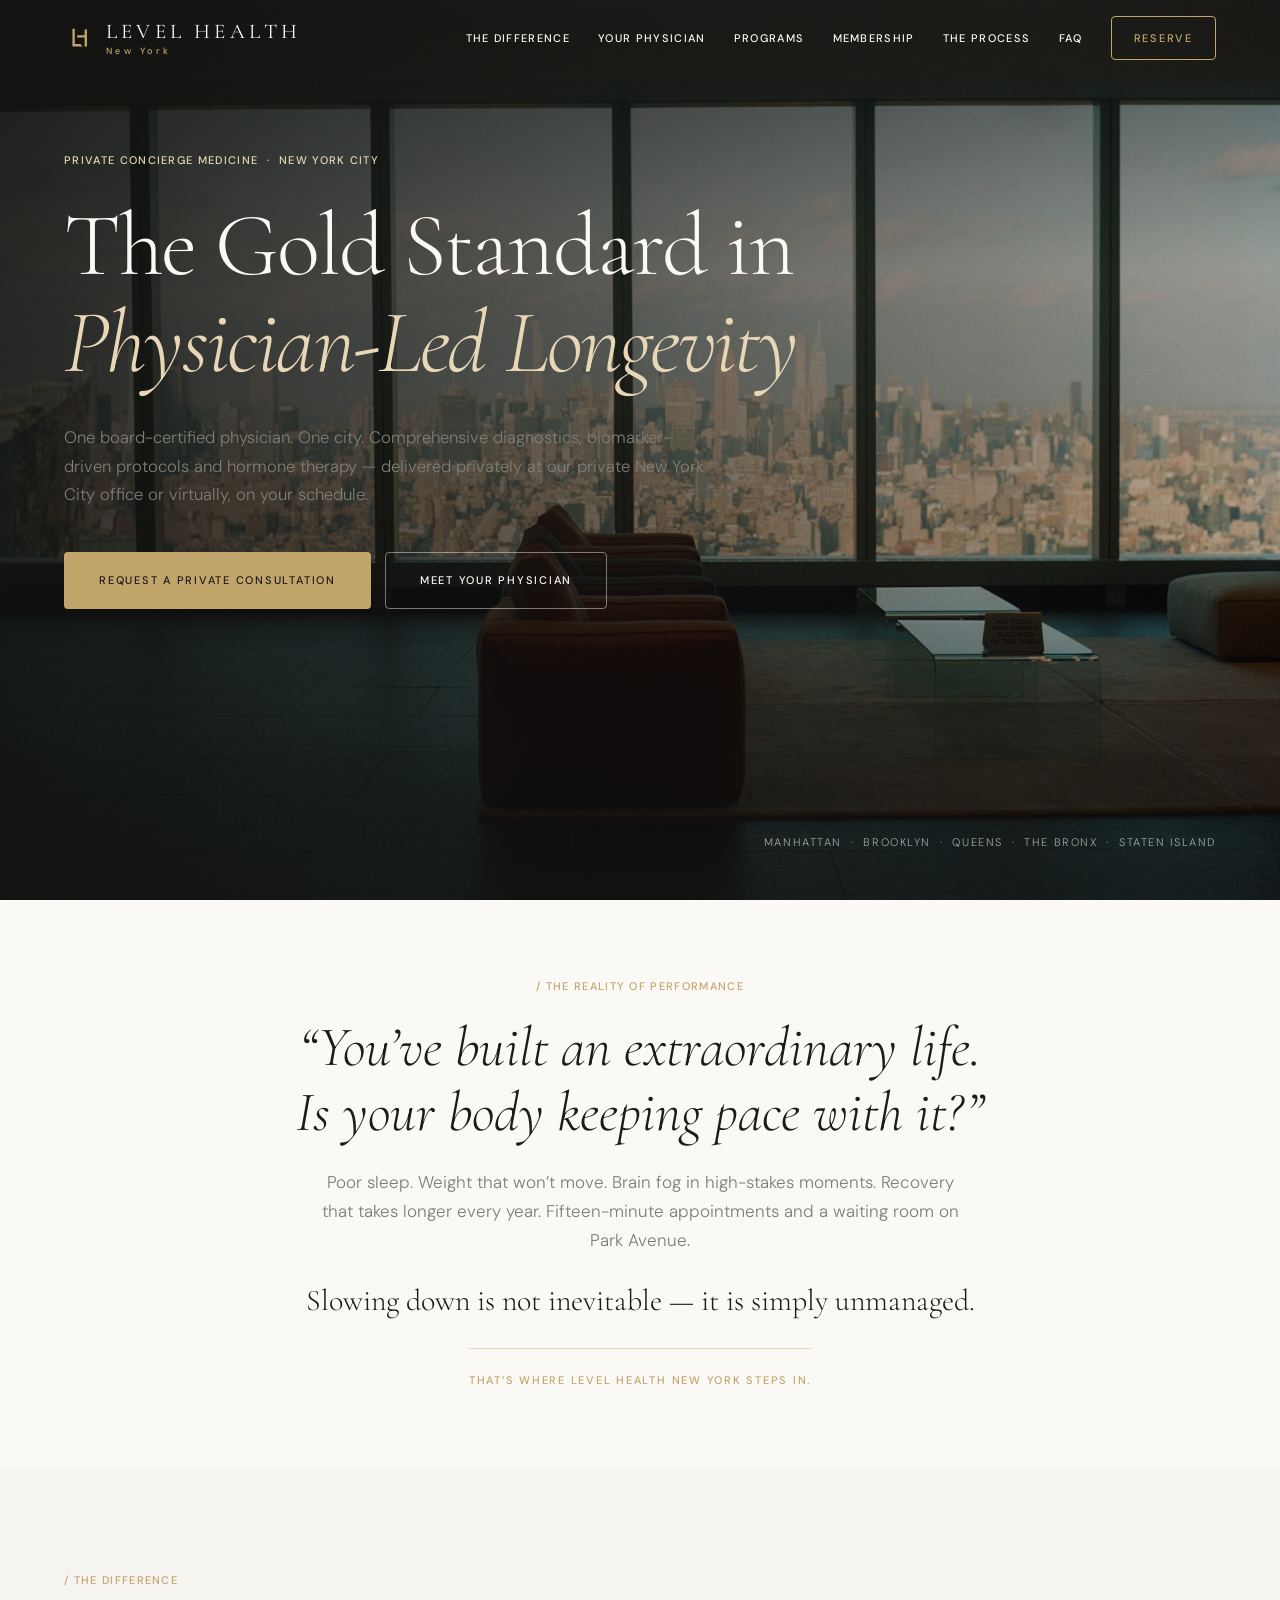
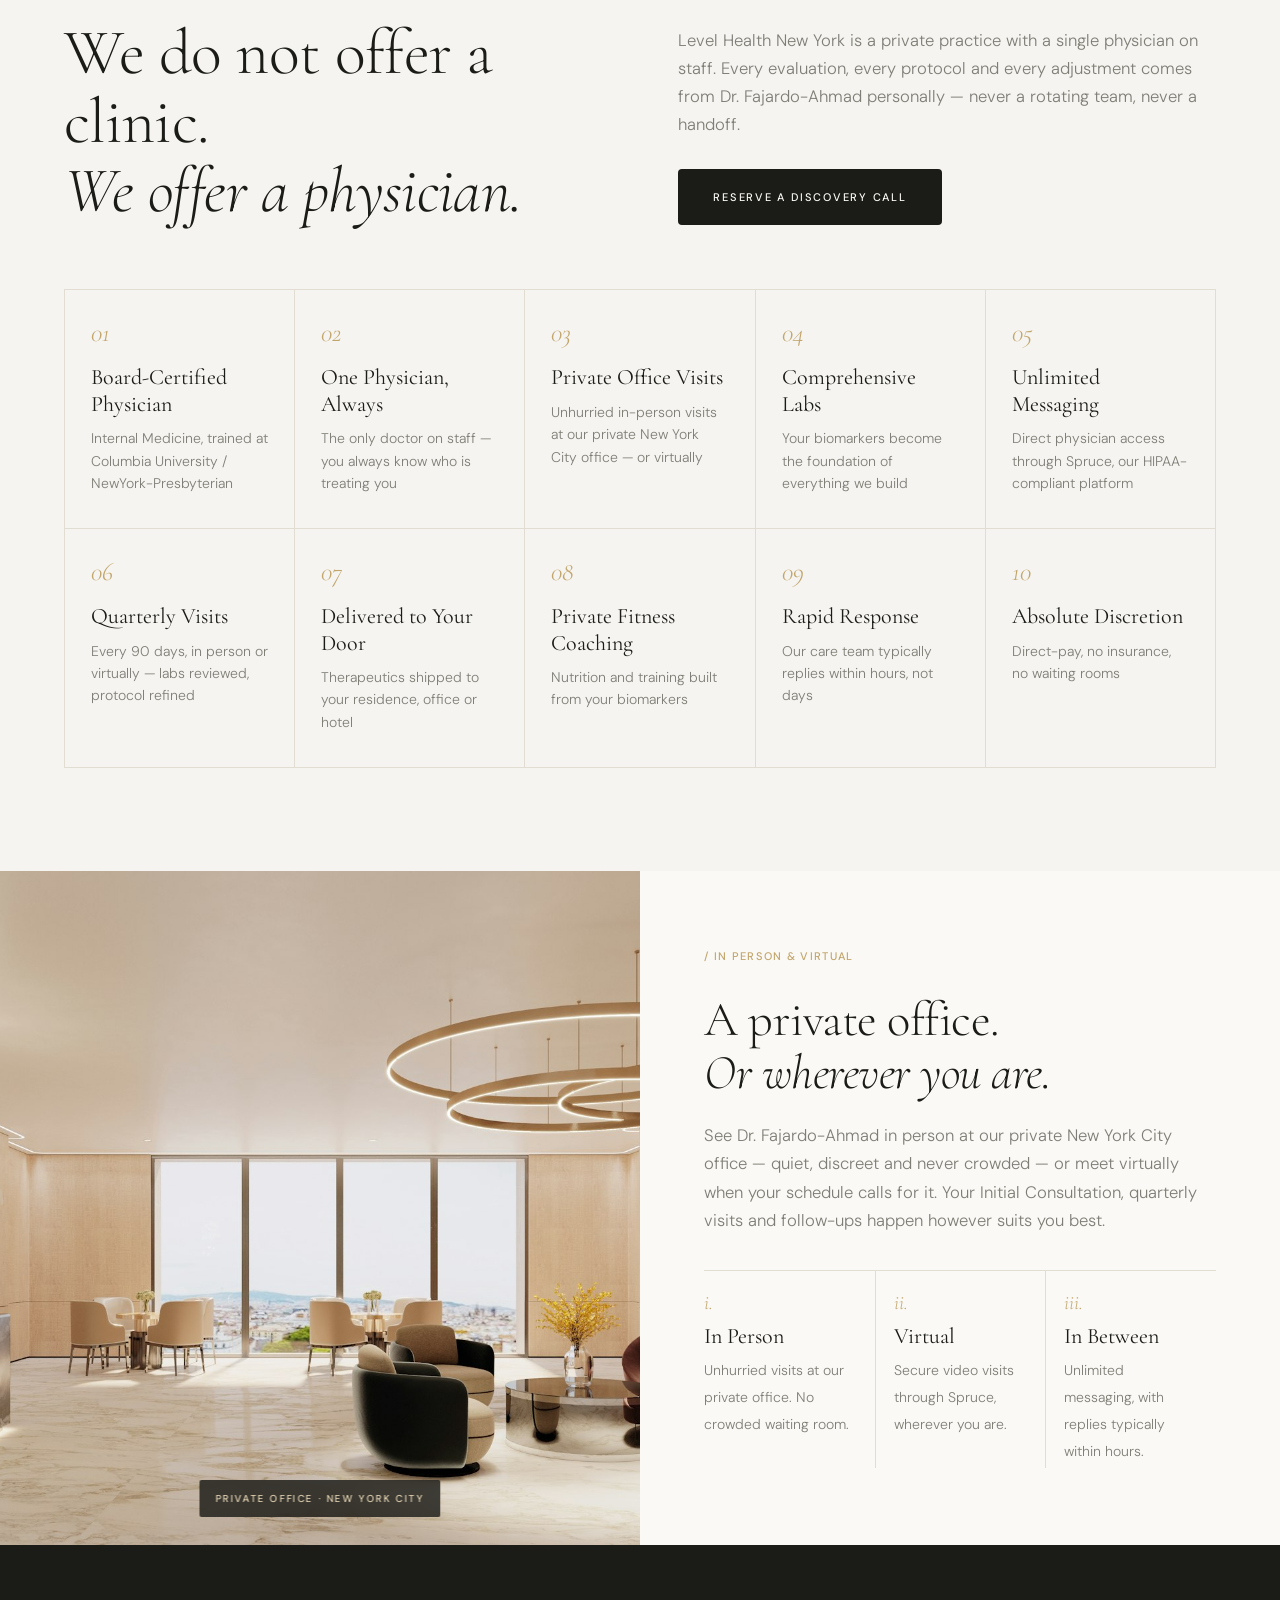
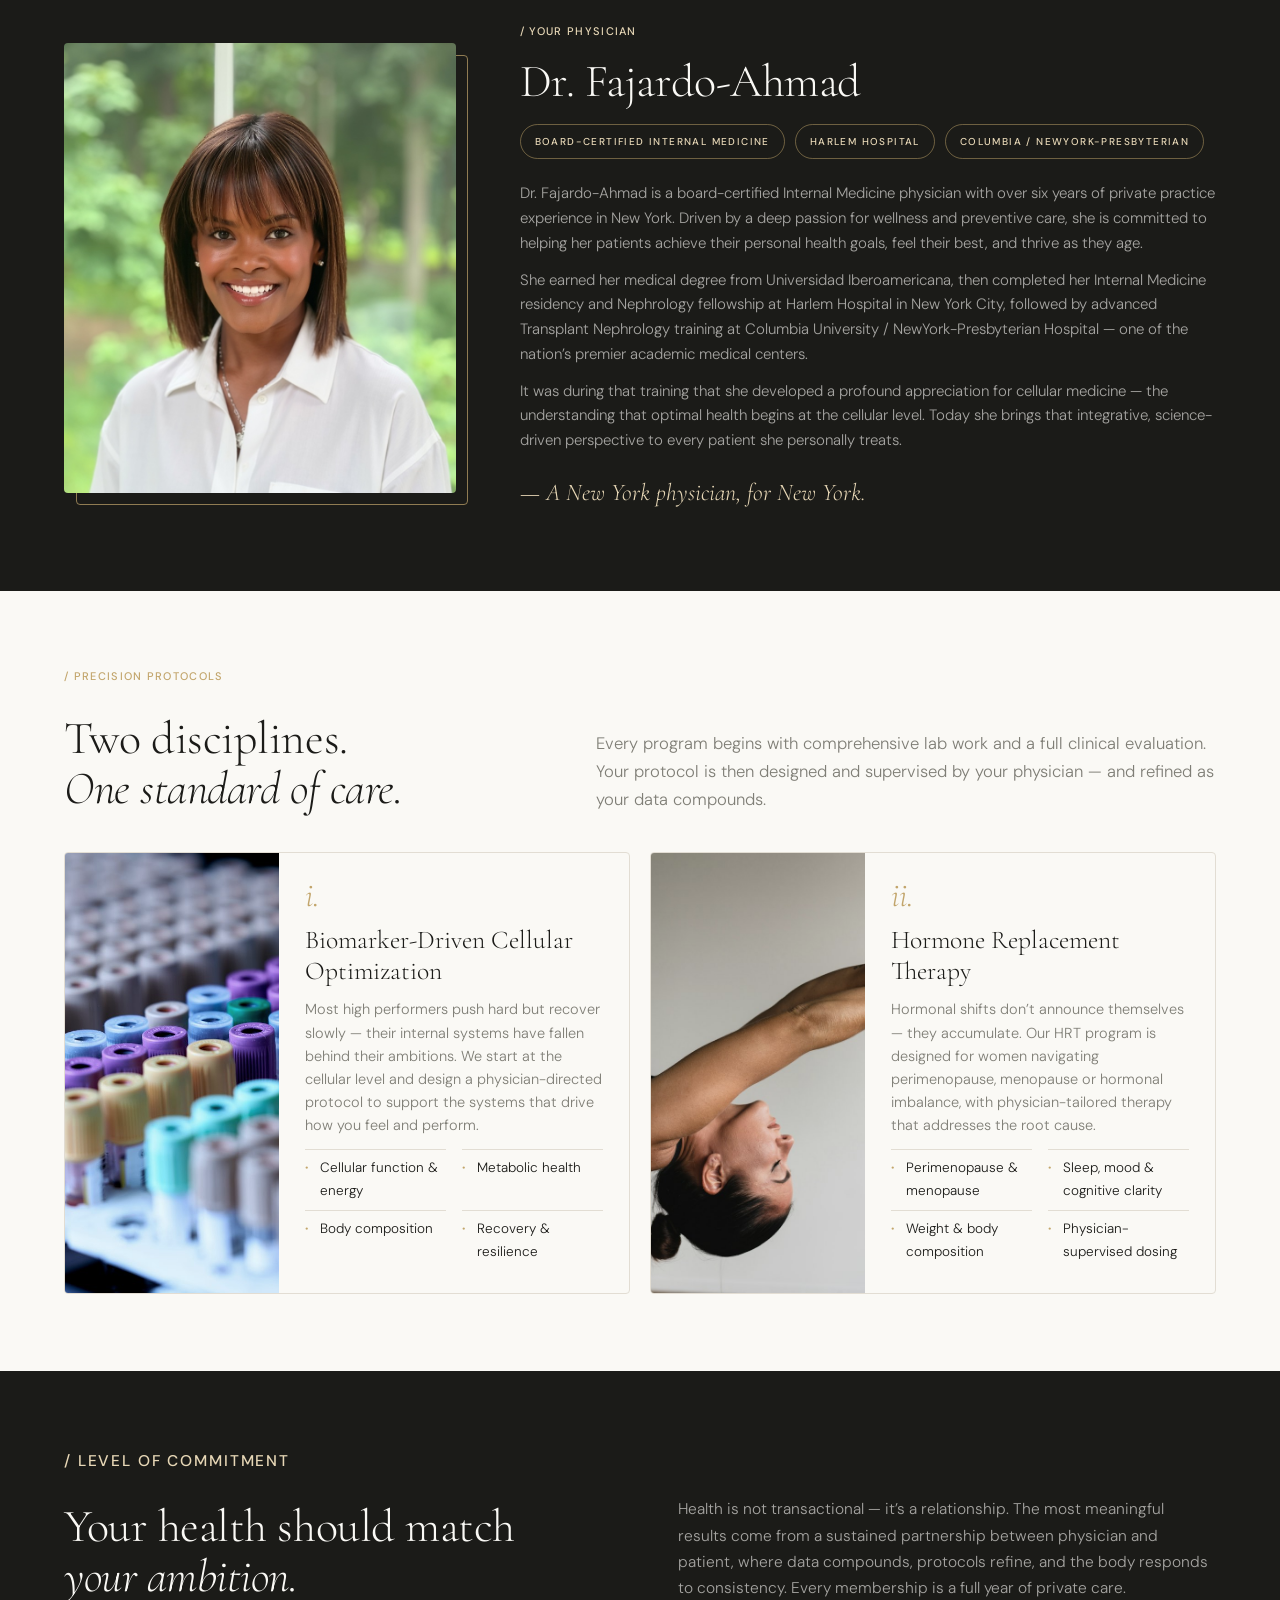
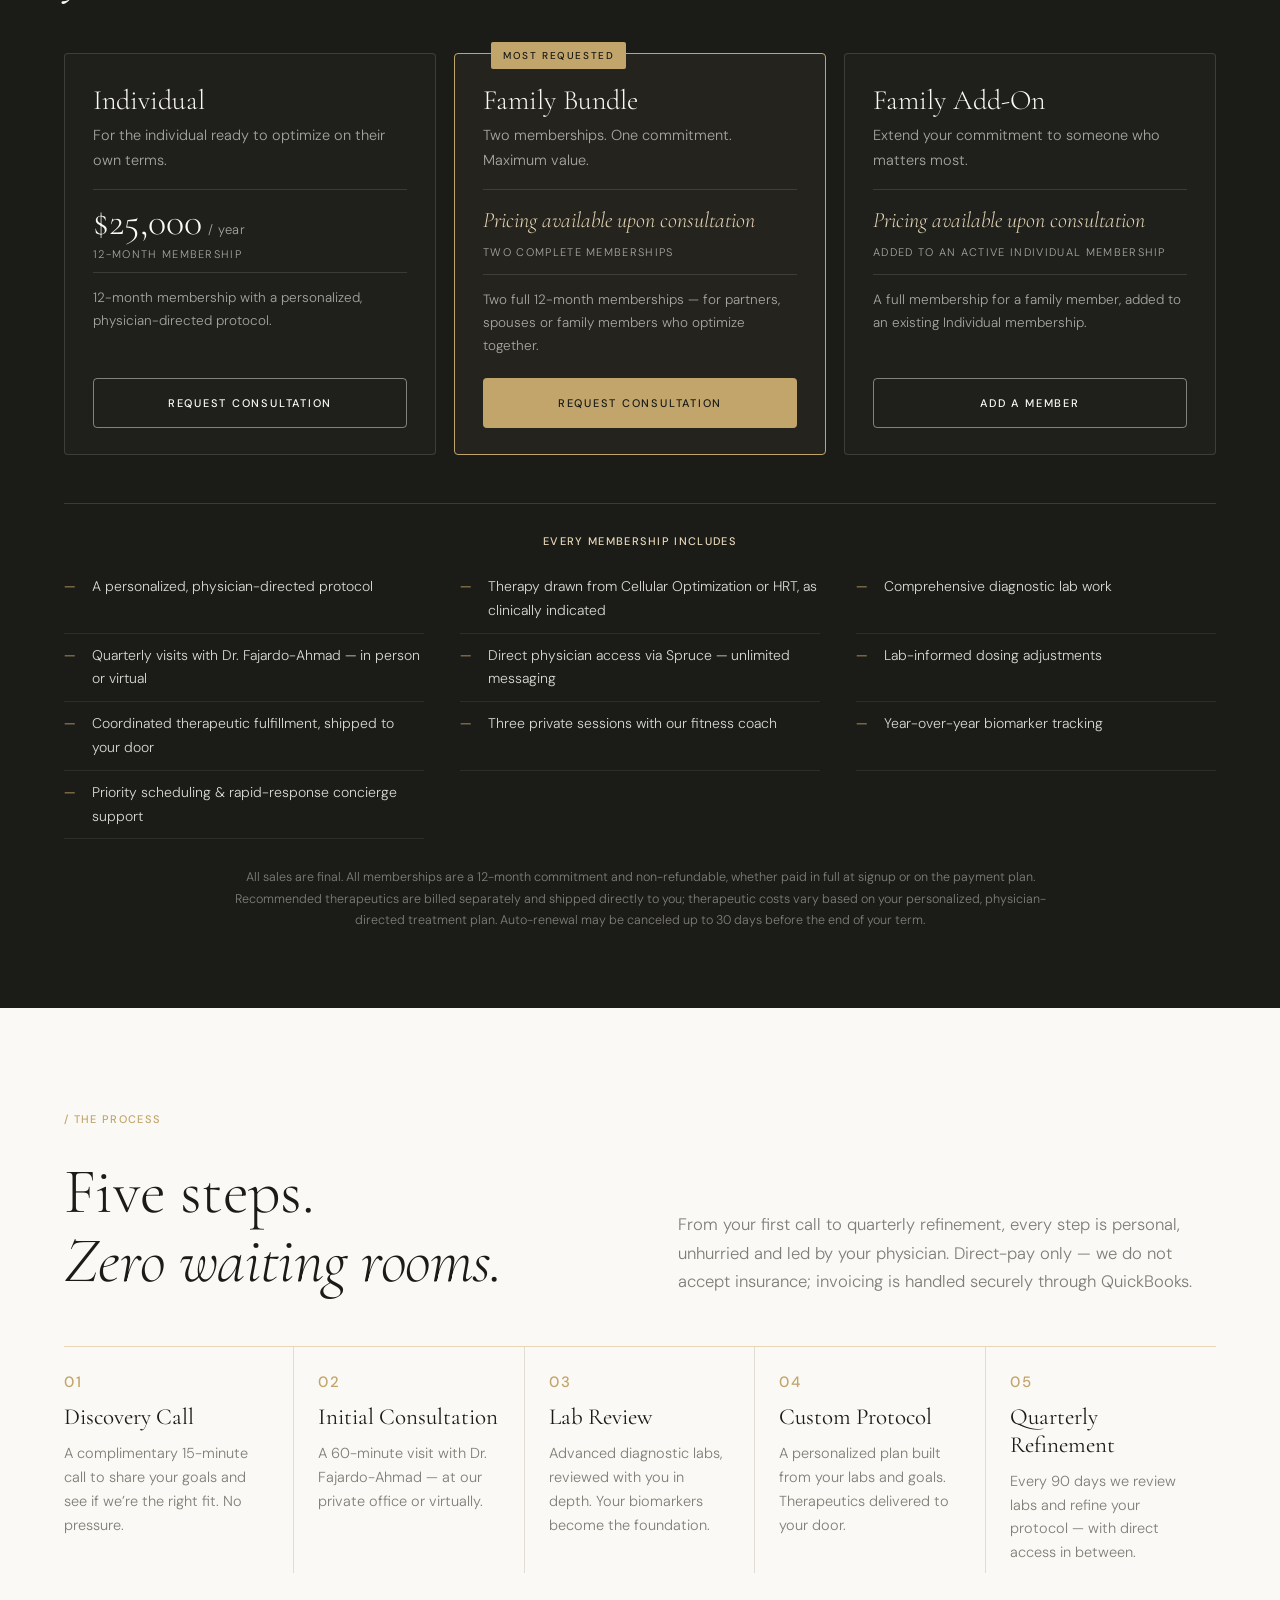
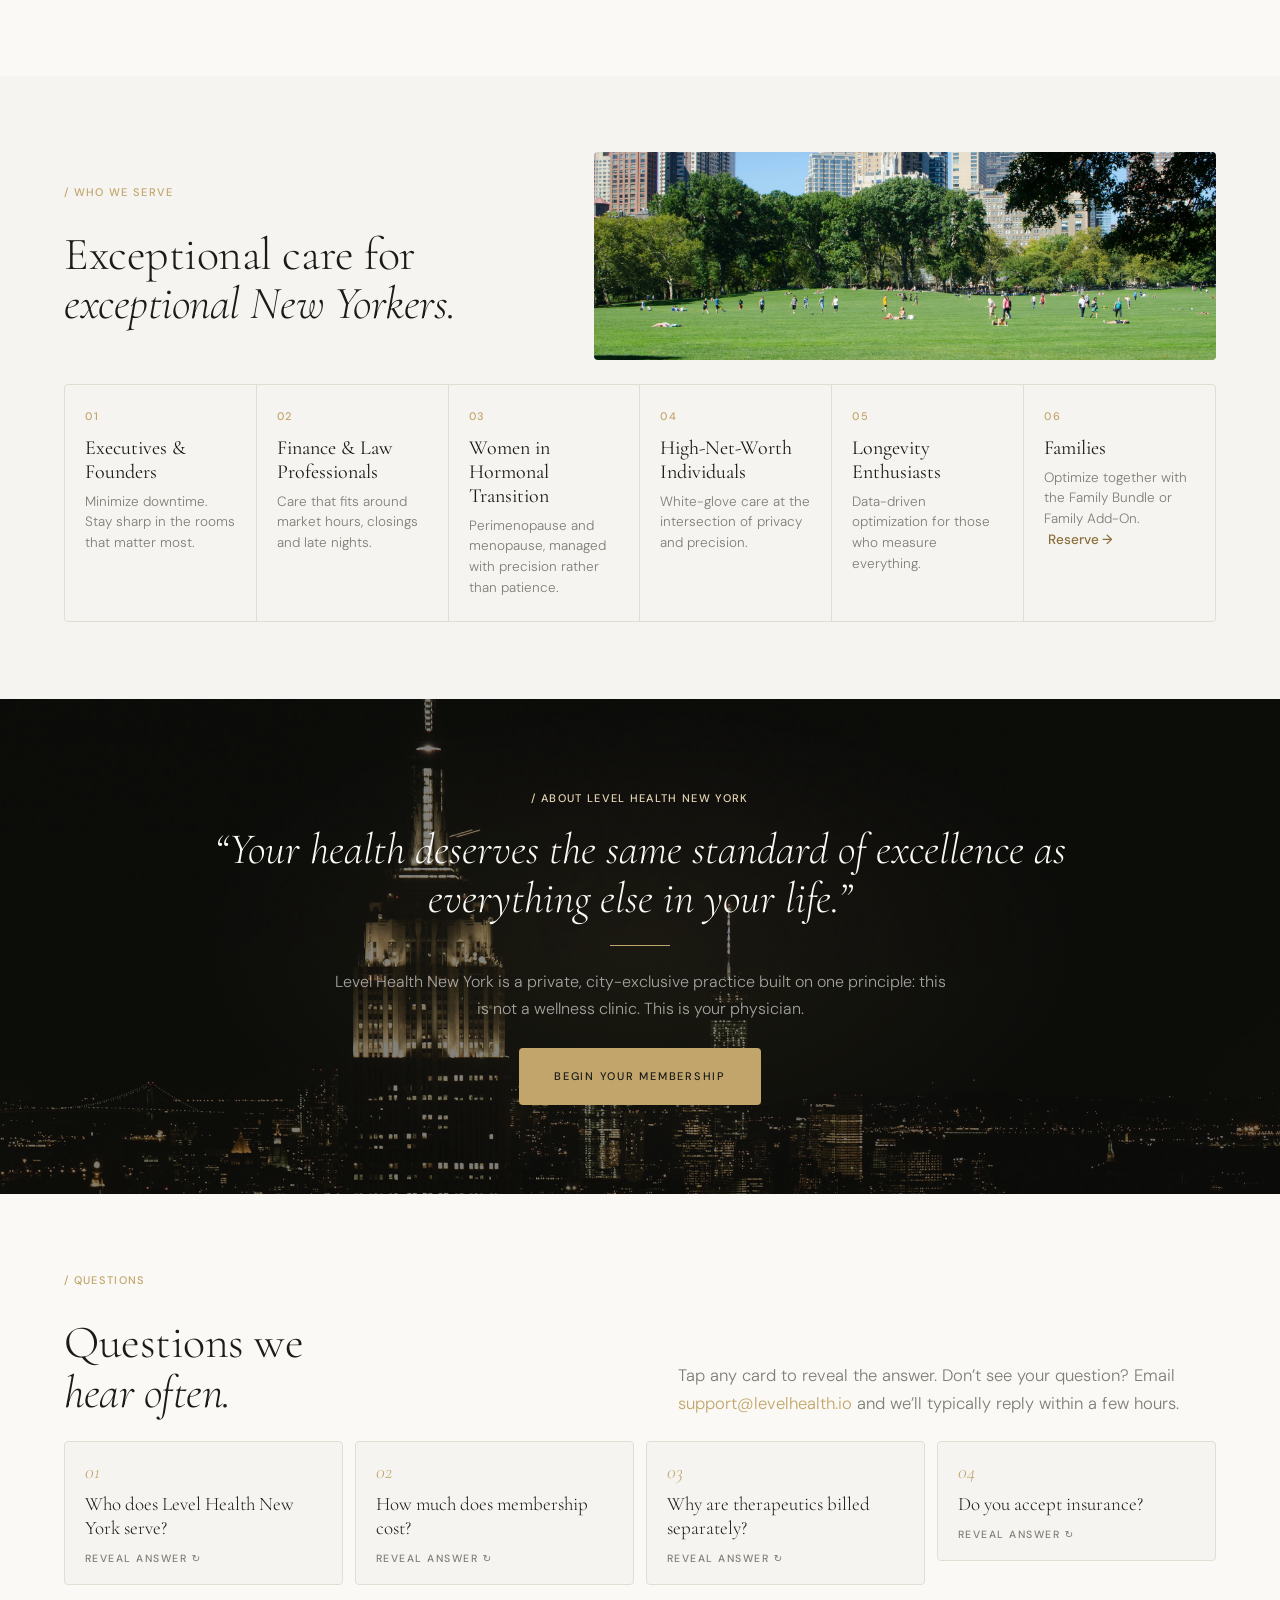
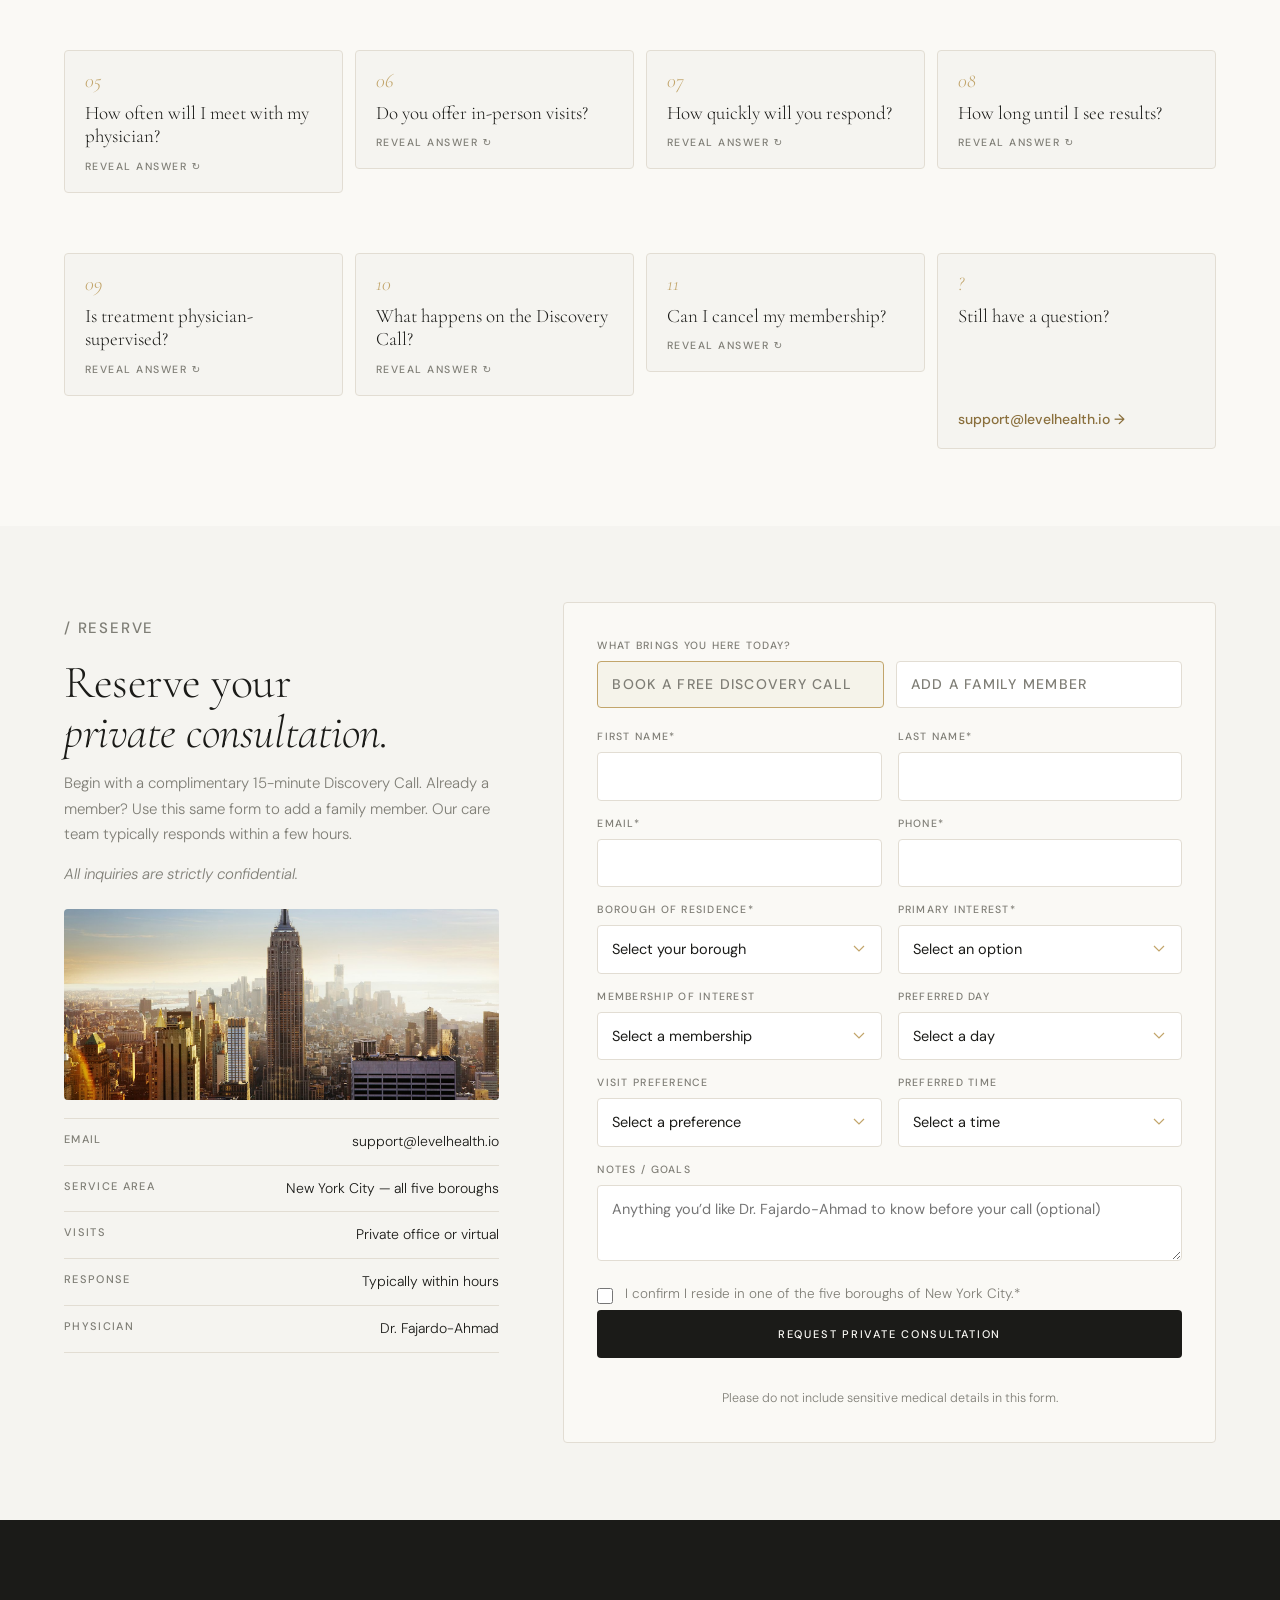
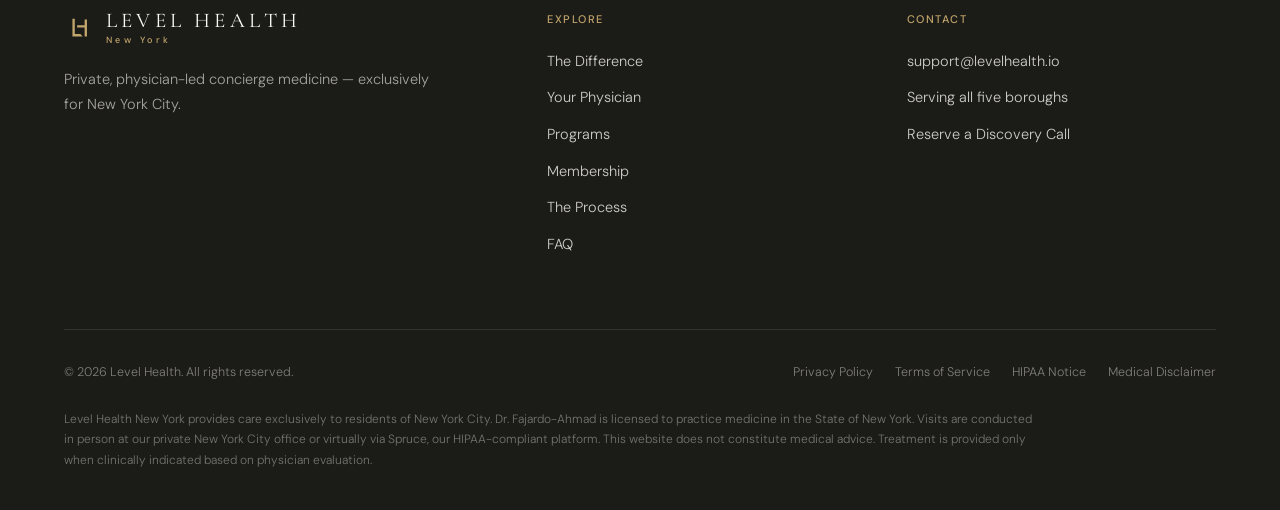
<file: index.html>
<!DOCTYPE html>
<html lang="en">
<head>
  <meta charset="UTF-8">
  <meta name="viewport" content="width=device-width, initial-scale=1.0">
  <title>Level Health New York | Private Concierge Medicine in New York City</title>
  <meta name="description" content="Private, physician-led concierge medicine exclusively for New York City. In-person and virtual visits, biomarker-driven cellular optimization and hormone therapy with board-certified physician Dr. Fajardo-Ahmad.">
  <meta property="og:title" content="Level Health New York — Private Concierge Medicine">
  <meta property="og:description" content="One physician. One city. A standard of care built around your ambition.">
  <meta property="og:image" content="assets/dr-fajardo-ahmad.jpg">
  <link rel="icon" href="data:image/svg+xml,%3Csvg xmlns='http://www.w3.org/2000/svg' viewBox='0 0 32 32'%3E%3Crect width='32' height='32' rx='4' fill='%231B1B18'/%3E%3Cpath d='M9 6v19h11l-2.5-2.5H11.5V6zM14 13h8V7h2.5v18H22V15.5h-8z' fill='%23C2A56B'/%3E%3C/svg%3E">
  <link rel="preconnect" href="https://fonts.googleapis.com">
  <link rel="preconnect" href="https://fonts.gstatic.com" crossorigin>
  <link href="https://fonts.googleapis.com/css2?family=Cormorant+Garamond:ital,wght@0,300;0,400;0,500;1,300;1,400&family=DM+Sans:wght@300;400;500&display=swap" rel="stylesheet">
  <link rel="stylesheet" href="styles.css">
  <script>document.documentElement.classList.add('js');</script>
</head>
<body>

<!-- ============ HEADER ============ -->
<header class="site-header" id="top">
  <div class="container nav">
    <a href="#top" class="wordmark" aria-label="Level Health New York — home">
      <svg viewBox="0 0 32 32" aria-hidden="true"><path d="M9 6v19h11l-2.5-2.5H11.5V6zM14 13h8V7h2.5v18H22V15.5h-8z" fill="currentColor"/></svg>
      <span><span class="name">Level Health</span><span class="sub">New York</span></span>
    </a>
    <nav class="nav-links" id="navLinks" aria-label="Primary">
      <a href="#difference">The Difference</a>
      <a href="#physician">Your Physician</a>
      <a href="#programs">Programs</a>
      <a href="#membership">Membership</a>
      <a href="#process">The Process</a>
      <a href="#faq">FAQ</a>
      <a href="#reserve" class="btn">Reserve</a>
    </nav>
    <button class="menu-toggle" id="menuToggle" aria-label="Open menu" aria-expanded="false" aria-controls="navLinks">
      <span></span><span></span><span></span>
    </button>
  </div>
</header>

<main>

<!-- ============ HERO ============ -->
<section class="hero">
  <img class="hero-photo" src="assets/hero-penthouse.jpg" alt="" aria-hidden="true" fetchpriority="high">
  <div class="hero-shade" aria-hidden="true"></div>

  <div class="container hero-inner">
    <p class="eyebrow light reveal">Private Concierge Medicine &nbsp;·&nbsp; New York City</p>
    <h1 class="reveal">The Gold Standard in<br><em>Physician-Led Longevity</em></h1>
    <p class="lede reveal">One board-certified physician. One city. Comprehensive diagnostics, biomarker-driven protocols and hormone therapy — delivered privately at our private New York City office or virtually, on your schedule.</p>
    <div class="hero-ctas reveal">
      <a href="#reserve" class="btn btn-gold">Request a Private Consultation</a>
      <a href="#physician" class="btn btn-outline-light">Meet Your Physician</a>
    </div>
  </div>
  <div class="hero-meta">Manhattan &nbsp;·&nbsp; Brooklyn &nbsp;·&nbsp; Queens &nbsp;·&nbsp; The Bronx &nbsp;·&nbsp; Staten Island</div>
</section>

<!-- ============ THE REALITY ============ -->
<section class="section reality">
  <div class="container quote-block">
    <p class="eyebrow reveal">/ The Reality of Performance</p>
    <blockquote class="reveal">“You’ve built an extraordinary life.<br>Is your body keeping pace with it?”</blockquote>
    <p class="symptoms reveal">Poor sleep. Weight that won’t move. Brain fog in high-stakes moments. Recovery that takes longer every year. Fifteen-minute appointments and a waiting room on Park Avenue.</p>
    <p class="strong reveal">Slowing down is not inevitable — it is simply unmanaged.</p>
    <p class="stepin reveal">That’s where Level Health New York steps in.</p>
  </div>
</section>

<!-- ============ THE DIFFERENCE ============ -->
<section class="section bg-secondary difference" id="difference">
  <div class="container">
    <div class="difference-head reveal">
      <div>
        <p class="eyebrow">/ The Difference</p>
        <h2>We do not offer a clinic.<br><em>We offer a physician.</em></h2>
      </div>
      <div>
        <p class="lede">Level Health New York is a private practice with a single physician on staff. Every evaluation, every protocol and every adjustment comes from Dr. Fajardo-Ahmad personally — never a rotating team, never a handoff.</p>
        <a href="#reserve" class="btn btn-dark">Reserve a Discovery Call</a>
      </div>
    </div>
    <ul class="difference-grid reveal">
      <li><span class="dn">01</span><h3>Board-Certified Physician</h3><p>Internal Medicine, trained at Columbia University / NewYork-Presbyterian</p></li>
      <li><span class="dn">02</span><h3>One Physician, Always</h3><p>The only doctor on staff — you always know who is treating you</p></li>
      <li><span class="dn">03</span><h3>Private Office Visits</h3><p>Unhurried in-person visits at our private New York City office — or virtually</p></li>
      <li><span class="dn">04</span><h3>Comprehensive Labs</h3><p>Your biomarkers become the foundation of everything we build</p></li>
      <li><span class="dn">05</span><h3>Unlimited Messaging</h3><p>Direct physician access through Spruce, our HIPAA-compliant platform</p></li>
      <li><span class="dn">06</span><h3>Quarterly Visits</h3><p>Every 90 days, in person or virtually — labs reviewed, protocol refined</p></li>
      <li><span class="dn">07</span><h3>Delivered to Your Door</h3><p>Therapeutics shipped to your residence, office or hotel</p></li>
      <li><span class="dn">08</span><h3>Private Fitness Coaching</h3><p>Nutrition and training built from your biomarkers</p></li>
      <li><span class="dn">09</span><h3>Rapid Response</h3><p>Our care team typically replies within hours, not days</p></li>
      <li><span class="dn">10</span><h3>Absolute Discretion</h3><p>Direct-pay, no insurance, no waiting rooms</p></li>
    </ul>
  </div>
</section>

<!-- ============ IN PERSON ============ -->
<section class="visits-section" id="visits">
  <div class="visits">
    <div class="visits-photo">
      <img src="assets/office-lounge.jpg" alt="A warm, private office lounge with city views" loading="lazy" width="1800" height="1013">
      <span class="photo-tag">Private Office · New York City</span>
    </div>
    <div class="visits-copy reveal">
      <p class="eyebrow">/ In Person &amp; Virtual</p>
      <h2>A private office.<br><em>Or wherever you are.</em></h2>
      <p class="lede">See Dr. Fajardo-Ahmad in person at our private New York City office — quiet, discreet and never crowded — or meet virtually when your schedule calls for it. Your Initial Consultation, quarterly visits and follow-ups happen however suits you best.</p>
      <ul class="visit-options">
        <li><span class="dn">i.</span><strong>In Person</strong><span>Unhurried visits at our private office. No crowded waiting room.</span></li>
        <li><span class="dn">ii.</span><strong>Virtual</strong><span>Secure video visits through Spruce, wherever you are.</span></li>
        <li><span class="dn">iii.</span><strong>In Between</strong><span>Unlimited messaging, with replies typically within hours.</span></li>
      </ul>
    </div>
  </div>
</section>

<!-- ============ PHYSICIAN ============ -->
<section class="section bg-dark" id="physician">
  <div class="container physician">
    <div class="portrait-wrap reveal">
      <div class="portrait">
        <img src="assets/dr-fajardo-ahmad.jpg" alt="Dr. Fajardo-Ahmad, board-certified Internal Medicine physician" loading="lazy" width="1024" height="1024">
      </div>
    </div>
    <div class="reveal">
      <p class="eyebrow light">/ Your Physician</p>
      <h2>Dr. Fajardo-Ahmad</h2>
      <div class="credentials">
        <span>Board-Certified Internal Medicine</span>
        <span>Harlem Hospital</span>
        <span>Columbia / NewYork-Presbyterian</span>
      </div>
      <div class="bio">
        <p>Dr. Fajardo-Ahmad is a board-certified Internal Medicine physician with over six years of private practice experience in New York. Driven by a deep passion for wellness and preventive care, she is committed to helping her patients achieve their personal health goals, feel their best, and thrive as they age.</p>
        <p>She earned her medical degree from Universidad Iberoamericana, then completed her Internal Medicine residency and Nephrology fellowship at Harlem Hospital in New York City, followed by advanced Transplant Nephrology training at Columbia University / NewYork-Presbyterian Hospital — one of the nation’s premier academic medical centers.</p>
        <p>It was during that training that she developed a profound appreciation for cellular medicine — the understanding that optimal health begins at the cellular level. Today she brings that integrative, science-driven perspective to every patient she personally treats.</p>
      </div>
      <p class="signature">— A New York physician, for New York.</p>
    </div>
  </div>
</section>

<!-- ============ PROGRAMS ============ -->
<section class="section" id="programs">
  <div class="container">
    <div class="section-head reveal">
      <div>
        <p class="eyebrow">/ Precision Protocols</p>
        <h2>Two disciplines.<br><em>One standard of care.</em></h2>
      </div>
      <p class="lede">Every program begins with comprehensive lab work and a full clinical evaluation. Your protocol is then designed and supervised by your physician — and refined as your data compounds.</p>
    </div>
    <div class="programs">
      <article class="program reveal">
        <img class="program-photo" src="assets/program-labs.jpg" alt="Laboratory blood collection tubes" loading="lazy">
        <div class="program-body">
          <span class="num">i.</span>
          <h3>Biomarker-Driven Cellular Optimization</h3>
          <p>Most high performers push hard but recover slowly — their internal systems have fallen behind their ambitions. We start at the cellular level and design a physician-directed protocol to support the systems that drive how you feel and perform.</p>
          <ul>
            <li>Cellular function &amp; energy</li>
            <li>Metabolic health</li>
            <li>Body composition</li>
            <li>Recovery &amp; resilience</li>
          </ul>
        </div>
      </article>
      <article class="program reveal">
        <img class="program-photo" src="assets/program-hrt.jpg" alt="A woman stretching with a calm, focused expression" loading="lazy">
        <div class="program-body">
          <span class="num">ii.</span>
          <h3>Hormone Replacement Therapy</h3>
          <p>Hormonal shifts don’t announce themselves — they accumulate. Our HRT program is designed for women navigating perimenopause, menopause or hormonal imbalance, with physician-tailored therapy that addresses the root cause.</p>
          <ul>
            <li>Perimenopause &amp; menopause</li>
            <li>Sleep, mood &amp; cognitive clarity</li>
            <li>Weight &amp; body composition</li>
            <li>Physician-supervised dosing</li>
          </ul>
        </div>
      </article>
    </div>
  </div>
</section>

<!-- ============ MEMBERSHIP ============ -->
<section class="section bg-dark" id="membership">
  <div class="container">
    <div class="philosophy reveal">
      <div>
        <p class="eyebrow light">/ Level of Commitment</p>
        <h2>Your health should match<br><em>your ambition.</em></h2>
      </div>
      <p>Health is not transactional — it’s a relationship. The most meaningful results come from a sustained partnership between physician and patient, where data compounds, protocols refine, and the body responds to consistency. Every membership is a full year of private care.</p>
    </div>

    <div class="tiers">
      <article class="tier reveal">
        <h3>Individual</h3>
        <p class="tagline">For the individual ready to optimize on their own terms.</p>
        <div class="price price-figure">$25,000<span>/ year</span><small>12-month membership</small></div>
        <p class="term">12-month membership with a personalized, physician-directed protocol.</p>
        <a href="#reserve" class="btn btn-outline-light" data-interest="Individual Membership">Request Consultation</a>
      </article>
      <article class="tier featured reveal">
        <span class="badge">Most Requested</span>
        <h3>Family Bundle</h3>
        <p class="tagline">Two memberships. One commitment. Maximum value.</p>
        <div class="price">Pricing available upon consultation<small>Two complete memberships</small></div>
        <p class="term">Two full 12-month memberships — for partners, spouses or family members who optimize together.</p>
        <a href="#reserve" class="btn btn-gold" data-interest="Family Bundle">Request Consultation</a>
      </article>
      <article class="tier reveal">
        <h3>Family Add-On</h3>
        <p class="tagline">Extend your commitment to someone who matters most.</p>
        <div class="price">Pricing available upon consultation<small>Added to an active Individual membership</small></div>
        <p class="term">A full membership for a family member, added to an existing Individual membership.</p>
        <a href="#reserve" class="btn btn-outline-light" data-interest="Family Add-On">Add a Member</a>
      </article>
    </div>

    <div class="includes reveal">
      <p class="eyebrow light">Every Membership Includes</p>
      <ul>
        <li>A personalized, physician-directed protocol</li>
        <li>Therapy drawn from Cellular Optimization or HRT, as clinically indicated</li>
        <li>Comprehensive diagnostic lab work</li>
        <li>Quarterly visits with Dr. Fajardo-Ahmad — in person or virtual</li>
        <li>Direct physician access via Spruce — unlimited messaging</li>
        <li>Lab-informed dosing adjustments</li>
        <li>Coordinated therapeutic fulfillment, shipped to your door</li>
        <li>Three private sessions with our fitness coach</li>
        <li>Year-over-year biomarker tracking</li>
        <li>Priority scheduling &amp; rapid-response concierge support</li>
      </ul>
    </div>

    <p class="fine-print">All sales are final. All memberships are a 12-month commitment and non-refundable, whether paid in full at signup or on the payment plan. Recommended therapeutics are billed separately and shipped directly to you; therapeutic costs vary based on your personalized, physician-directed treatment plan. Auto-renewal may be canceled up to 30 days before the end of your term.</p>
  </div>
</section>

<!-- ============ PROCESS ============ -->
<section class="section process" id="process">
  <div class="container">
    <div class="process-head reveal">
      <div>
        <p class="eyebrow">/ The Process</p>
        <h2>Five steps.<br><em>Zero waiting rooms.</em></h2>
      </div>
      <p class="lede">From your first call to quarterly refinement, every step is personal, unhurried and led by your physician. Direct-pay only — we do not accept insurance; invoicing is handled securely through QuickBooks.</p>
    </div>
    <ol class="steps reveal">
      <li class="step"><span class="n">01</span><h3>Discovery Call</h3><p>A complimentary 15-minute call to share your goals and see if we’re the right fit. No pressure.</p></li>
      <li class="step"><span class="n">02</span><h3>Initial Consultation</h3><p>A 60-minute visit with Dr. Fajardo-Ahmad — at our private office or virtually.</p></li>
      <li class="step"><span class="n">03</span><h3>Lab Review</h3><p>Advanced diagnostic labs, reviewed with you in depth. Your biomarkers become the foundation.</p></li>
      <li class="step"><span class="n">04</span><h3>Custom Protocol</h3><p>A personalized plan built from your labs and goals. Therapeutics delivered to your door.</p></li>
      <li class="step"><span class="n">05</span><h3>Quarterly Refinement</h3><p>Every 90 days we review labs and refine your protocol — with direct access in between.</p></li>
    </ol>
  </div>
</section>

<!-- ============ WHO WE SERVE ============ -->
<section class="section bg-secondary serve-section">
  <div class="container">
    <div class="section-head reveal">
      <div>
        <p class="eyebrow">/ Who We Serve</p>
        <h2>Exceptional care for<br><em>exceptional New Yorkers.</em></h2>
      </div>
      <div class="serve-photo"><img src="assets/serve-central-park.jpg" alt="Central Park lawn with the Manhattan skyline beyond" loading="lazy"></div>
    </div>
    <div class="serve reveal">
      <div>
        <span class="idx">01</span>
        <div><h3>Executives &amp; Founders</h3><p>Minimize downtime. Stay sharp in the rooms that matter most.</p></div>
      </div>
      <div>
        <span class="idx">02</span>
        <div><h3>Finance &amp; Law Professionals</h3><p>Care that fits around market hours, closings and late nights.</p></div>
      </div>
      <div>
        <span class="idx">03</span>
        <div><h3>Women in Hormonal Transition</h3><p>Perimenopause and menopause, managed with precision rather than patience.</p></div>
      </div>
      <div>
        <span class="idx">04</span>
        <div><h3>High-Net-Worth Individuals</h3><p>White-glove care at the intersection of privacy and precision.</p></div>
      </div>
      <div>
        <span class="idx">05</span>
        <div><h3>Longevity Enthusiasts</h3><p>Data-driven optimization for those who measure everything.</p></div>
      </div>
      <a href="#reserve" class="cta-cell">
        <span class="idx">06</span>
        <div><h3>Families</h3><p>Optimize together with the Family Bundle or Family Add-On. &nbsp;<span class="gold">Reserve →</span></p></div>
      </a>
    </div>
  </div>
</section>

<!-- ============ STATEMENT ============ -->
<section class="statement">
  <img class="statement-photo" src="assets/statement-night.jpg" alt="" aria-hidden="true" loading="lazy">
  <div class="container">
    <p class="eyebrow light reveal">/ About Level Health New York</p>
    <blockquote class="reveal">“Your health deserves the same standard of excellence as everything else in your life.”</blockquote>
    <div class="rule reveal"></div>
    <p class="reveal">Level Health New York is a private, city-exclusive practice built on one principle: this is not a wellness clinic. This is your physician.</p>
    <a href="#reserve" class="btn btn-gold reveal">Begin Your Membership</a>
  </div>
</section>

<!-- ============ FAQ ============ -->
<section class="section faq-section" id="faq">
  <div class="container">
    <div class="faq-head reveal">
      <div>
        <p class="eyebrow">/ Questions</p>
        <h2>Questions we<br><em>hear often.</em></h2>
      </div>
      <p class="lede">Tap any card to reveal the answer. Don’t see your question? Email <a href="mailto:support@levelhealth.io" class="gold">support@levelhealth.io</a> and we’ll typically reply within a few hours.</p>
    </div>
    <ul class="flip-grid reveal">
      <li class="flip">
        <button type="button" class="flip-inner" aria-expanded="false">
          <span class="flip-face flip-front"><span class="fq-n">01</span><span class="fq-q">Who does Level Health New York serve?</span><span class="fq-hint">Reveal answer <span aria-hidden="true">↻</span></span></span>
          <span class="flip-face flip-back"><span class="fq-q-small">Who does Level Health New York serve?</span><span class="fq-a">Adults living in the five boroughs of New York City. Dr. Fajardo-Ahmad is our only physician, so she treats every patient personally.</span><span class="fq-hint">Back <span aria-hidden="true">↺</span></span></span>
        </button>
      </li>
      <li class="flip">
        <button type="button" class="flip-inner" aria-expanded="false">
          <span class="flip-face flip-front"><span class="fq-n">02</span><span class="fq-q">How much does membership cost?</span><span class="fq-hint">Reveal answer <span aria-hidden="true">↻</span></span></span>
          <span class="flip-face flip-back"><span class="fq-q-small">How much does membership cost?</span><span class="fq-a">The Individual Membership is $25,000 per year. Family Bundle and Add-On pricing is shared on your Discovery Call. Therapeutics are billed separately.</span><span class="fq-hint">Back <span aria-hidden="true">↺</span></span></span>
        </button>
      </li>
      <li class="flip">
        <button type="button" class="flip-inner" aria-expanded="false">
          <span class="flip-face flip-front"><span class="fq-n">03</span><span class="fq-q">Why are therapeutics billed separately?</span><span class="fq-hint">Reveal answer <span aria-hidden="true">↻</span></span></span>
          <span class="flip-face flip-back"><span class="fq-q-small">Why are therapeutics billed separately?</span><span class="fq-a">Every protocol is different. You pay only for what Dr. Fajardo-Ahmad recommends for you, based on your labs and goals.</span><span class="fq-hint">Back <span aria-hidden="true">↺</span></span></span>
        </button>
      </li>
      <li class="flip">
        <button type="button" class="flip-inner" aria-expanded="false">
          <span class="flip-face flip-front"><span class="fq-n">04</span><span class="fq-q">Do you accept insurance?</span><span class="fq-hint">Reveal answer <span aria-hidden="true">↻</span></span></span>
          <span class="flip-face flip-back"><span class="fq-q-small">Do you accept insurance?</span><span class="fq-a">No — by design. Direct-pay lets us spend more time with you and truly personalize your care. Invoices come through QuickBooks.</span><span class="fq-hint">Back <span aria-hidden="true">↺</span></span></span>
        </button>
      </li>
      <li class="flip">
        <button type="button" class="flip-inner" aria-expanded="false">
          <span class="flip-face flip-front"><span class="fq-n">05</span><span class="fq-q">How often will I meet with my physician?</span><span class="fq-hint">Reveal answer <span aria-hidden="true">↻</span></span></span>
          <span class="flip-face flip-back"><span class="fq-q-small">How often will I meet with my physician?</span><span class="fq-a">Every 90 days, in person or virtually, to review labs and refine your protocol — with unlimited messaging in between.</span><span class="fq-hint">Back <span aria-hidden="true">↺</span></span></span>
        </button>
      </li>
      <li class="flip">
        <button type="button" class="flip-inner" aria-expanded="false">
          <span class="flip-face flip-front"><span class="fq-n">06</span><span class="fq-q">Do you offer in-person visits?</span><span class="fq-hint">Reveal answer <span aria-hidden="true">↻</span></span></span>
          <span class="flip-face flip-back"><span class="fq-q-small">Do you offer in-person visits?</span><span class="fq-a">Yes — at our private New York City office. Prefer to stay put? Visits can also be held securely over video through Spruce.</span><span class="fq-hint">Back <span aria-hidden="true">↺</span></span></span>
        </button>
      </li>
      <li class="flip">
        <button type="button" class="flip-inner" aria-expanded="false">
          <span class="flip-face flip-front"><span class="fq-n">07</span><span class="fq-q">How quickly will you respond?</span><span class="fq-hint">Reveal answer <span aria-hidden="true">↻</span></span></span>
          <span class="flip-face flip-back"><span class="fq-q-small">How quickly will you respond?</span><span class="fq-a">Fast. Inquiries and member messages are typically answered within a few hours. In an emergency, always call 911.</span><span class="fq-hint">Back <span aria-hidden="true">↺</span></span></span>
        </button>
      </li>
      <li class="flip">
        <button type="button" class="flip-inner" aria-expanded="false">
          <span class="flip-face flip-front"><span class="fq-n">08</span><span class="fq-q">How long until I see results?</span><span class="fq-hint">Reveal answer <span aria-hidden="true">↻</span></span></span>
          <span class="flip-face flip-back"><span class="fq-q-small">How long until I see results?</span><span class="fq-a">Most patients notice better energy, focus, sleep and body composition within 4–8 weeks. Results vary by individual.</span><span class="fq-hint">Back <span aria-hidden="true">↺</span></span></span>
        </button>
      </li>
      <li class="flip">
        <button type="button" class="flip-inner" aria-expanded="false">
          <span class="flip-face flip-front"><span class="fq-n">09</span><span class="fq-q">Is treatment physician-supervised?</span><span class="fq-hint">Reveal answer <span aria-hidden="true">↻</span></span></span>
          <span class="flip-face flip-back"><span class="fq-q-small">Is treatment physician-supervised?</span><span class="fq-a">Yes. Dr. Fajardo-Ahmad monitors every protocol, with baseline and follow-up labs and a full review of options and risks.</span><span class="fq-hint">Back <span aria-hidden="true">↺</span></span></span>
        </button>
      </li>
      <li class="flip">
        <button type="button" class="flip-inner" aria-expanded="false">
          <span class="flip-face flip-front"><span class="fq-n">10</span><span class="fq-q">What happens on the Discovery Call?</span><span class="fq-hint">Reveal answer <span aria-hidden="true">↻</span></span></span>
          <span class="flip-face flip-back"><span class="fq-q-small">What happens on the Discovery Call?</span><span class="fq-a">A free 15-minute conversation about your goals and how the practice works. No clinical evaluation, no pressure to enroll.</span><span class="fq-hint">Back <span aria-hidden="true">↺</span></span></span>
        </button>
      </li>
      <li class="flip">
        <button type="button" class="flip-inner" aria-expanded="false">
          <span class="flip-face flip-front"><span class="fq-n">11</span><span class="fq-q">Can I cancel my membership?</span><span class="fq-hint">Reveal answer <span aria-hidden="true">↻</span></span></span>
          <span class="flip-face flip-back"><span class="fq-q-small">Can I cancel my membership?</span><span class="fq-a">All sales are final; memberships are a non-refundable 12-month commitment. Auto-renewal can be canceled up to 30 days before your term ends. Full details in our Terms.</span><span class="fq-hint">Back <span aria-hidden="true">↺</span></span></span>
        </button>
      </li>
      <li class="flip flip-cta">
        <a href="mailto:support@levelhealth.io" class="flip-face"><span class="fq-n">?</span><span class="fq-q">Still have a question?</span><span class="fq-hint">support@levelhealth.io →</span></a>
      </li>
    </ul>
  </div>
</section>

<!-- ============ RESERVE ============ -->
<section class="section bg-secondary" id="reserve">
  <div class="container reserve">
    <div class="reserve-aside reveal">
      <p class="eyebrow">/ Reserve</p>
      <h2>Reserve your<br><em>private consultation.</em></h2>
      <p>Begin with a complimentary 15-minute Discovery Call. Already a member? Use this same form to add a family member. Our care team typically responds within a few hours.</p>
      <p><em>All inquiries are strictly confidential.</em></p>
      <div class="reserve-photo"><img src="assets/reserve-skyline.jpg" alt="The Empire State Building above the Manhattan skyline at golden hour" loading="lazy"></div>
      <div class="contact-lines">
        <div><span>Email</span><a href="mailto:support@levelhealth.io">support@levelhealth.io</a></div>
        <div><span>Service Area</span><span>New York City — all five boroughs</span></div>
        <div><span>Visits</span><span>Private office or virtual</span></div>
        <div><span>Response</span><span>Typically within hours</span></div>
        <div><span>Physician</span><span>Dr. Fajardo-Ahmad</span></div>
      </div>
    </div>

    <div class="form reveal" id="formWrap">
      <form id="contactForm" action="https://formsubmit.co/ajax/support@levelhealth.io" method="POST" novalidate>
        <input type="hidden" name="_subject" id="formSubject" value="New Private Consultation Request — Level Health New York">
        <input type="hidden" name="_template" value="table">
        <input type="hidden" name="Practice" value="Level Health New York (NYC)">
        <input type="text" name="_honey" style="display:none" tabindex="-1" autocomplete="off">

        <div class="form-grid">
          <fieldset class="field full">
            <legend>What brings you here today?</legend>
            <div class="choice-row">
              <label class="choice"><input type="radio" name="Inquiry Type" value="Book a free Discovery Call" checked><span>Book a free Discovery Call</span></label>
              <label class="choice"><input type="radio" name="Inquiry Type" value="Add a family member to my membership"><span>Add a family member</span></label>
            </div>
          </fieldset>

          <div class="field"><label for="firstName">First Name*</label><input id="firstName" name="First Name" autocomplete="given-name" required></div>
          <div class="field"><label for="lastName">Last Name*</label><input id="lastName" name="Last Name" autocomplete="family-name" required></div>
          <div class="field"><label for="email">Email*</label><input id="email" type="email" name="Email" autocomplete="email" required></div>
          <div class="field"><label for="phone">Phone*</label><input id="phone" type="tel" name="Phone" autocomplete="tel" required></div>

          <div class="field">
            <label for="borough">Borough of Residence*</label>
            <select id="borough" name="Borough" required>
              <option value="">Select your borough</option>
              <option>Manhattan</option>
              <option>Brooklyn</option>
              <option>Queens</option>
              <option>The Bronx</option>
              <option>Staten Island</option>
            </select>
          </div>
          <div class="field">
            <label for="interest">Primary Interest*</label>
            <select id="interest" name="Primary Interest" required>
              <option value="">Select an option</option>
              <option>Biomarker-Driven Cellular Optimization</option>
              <option>Hormone Replacement Therapy (HRT)</option>
              <option>Not sure yet — let’s discuss</option>
            </select>
          </div>

          <div class="field">
            <label for="membership">Membership of Interest</label>
            <select id="membership" name="Membership of Interest">
              <option value="">Select a membership</option>
              <option>Individual Membership</option>
              <option>Family Bundle</option>
              <option>Family Add-On</option>
              <option>Not sure yet</option>
            </select>
          </div>
          <div class="field">
            <label for="day">Preferred Day</label>
            <select id="day" name="Preferred Day">
              <option value="">Select a day</option>
              <option>Monday</option><option>Tuesday</option><option>Wednesday</option><option>Thursday</option><option>Friday</option>
              <option>I’m flexible</option>
            </select>
          </div>
          <div class="field">
            <label for="visitType">Visit Preference</label>
            <select id="visitType" name="Visit Preference">
              <option value="">Select a preference</option>
              <option>In person — private office</option>
              <option>Virtual</option>
              <option>No preference</option>
            </select>
          </div>
          <div class="field">
            <label for="time">Preferred Time</label>
            <select id="time" name="Preferred Time">
              <option value="">Select a time</option>
              <option>Morning</option><option>Evening</option><option>Doesn’t matter</option>
            </select>
          </div>

          <div class="field full"><label for="notes">Notes / Goals</label><textarea id="notes" name="Notes" placeholder="Anything you’d like Dr. Fajardo-Ahmad to know before your call (optional)"></textarea></div>

          <label class="check full" id="nycCheckWrap"><input type="checkbox" id="nycCheck" name="Confirms NYC Residency" value="Yes" required><span>I confirm I reside in one of the five boroughs of New York City.*</span></label>
        </div>

        <button type="submit" class="btn btn-dark" id="submitBtn">Request Private Consultation</button>
        <p class="form-status" id="formStatus" role="status" aria-live="polite"></p>
        <p class="form-note">Please do not include sensitive medical details in this form.</p>
      </form>
    </div>
  </div>
</section>

</main>

<!-- ============ FOOTER ============ -->
<footer class="site-footer">
  <div class="container">
    <div class="footer-grid">
      <div>
        <a href="#top" class="wordmark" aria-label="Level Health New York">
          <svg viewBox="0 0 32 32" aria-hidden="true"><path d="M9 6v19h11l-2.5-2.5H11.5V6zM14 13h8V7h2.5v18H22V15.5h-8z" fill="currentColor"/></svg>
          <span><span class="name">Level Health</span><span class="sub">New York</span></span>
        </a>
        <p>Private, physician-led concierge medicine — exclusively for New York City.</p>
      </div>
      <div>
        <h4>Explore</h4>
        <ul>
          <li><a href="#difference">The Difference</a></li>
          <li><a href="#physician">Your Physician</a></li>
          <li><a href="#programs">Programs</a></li>
          <li><a href="#membership">Membership</a></li>
          <li><a href="#process">The Process</a></li>
          <li><a href="#faq">FAQ</a></li>
        </ul>
      </div>
      <div>
        <h4>Contact</h4>
        <ul>
          <li><a href="mailto:support@levelhealth.io">support@levelhealth.io</a></li>
          <li>Serving all five boroughs</li>
          <li><a href="#reserve">Reserve a Discovery Call</a></li>
        </ul>
      </div>
    </div>
    <div class="footer-legal">
      <span>© <span id="year">2026</span> Level Health. All rights reserved.</span>
      <div class="links">
        <a href="privacy.html">Privacy Policy</a>
        <a href="terms.html">Terms of Service</a>
        <a href="hipaa.html">HIPAA Notice</a>
        <a href="disclaimer.html">Medical Disclaimer</a>
      </div>
    </div>
    <p class="disclaimer">Level Health New York provides care exclusively to residents of New York City. Dr. Fajardo-Ahmad is licensed to practice medicine in the State of New York. Visits are conducted in person at our private New York City office or virtually via Spruce, our HIPAA-compliant platform. This website does not constitute medical advice. Treatment is provided only when clinically indicated based on physician evaluation.</p>
  </div>
</footer>

<script src="main.js"></script>
</body>
</html>
</file>
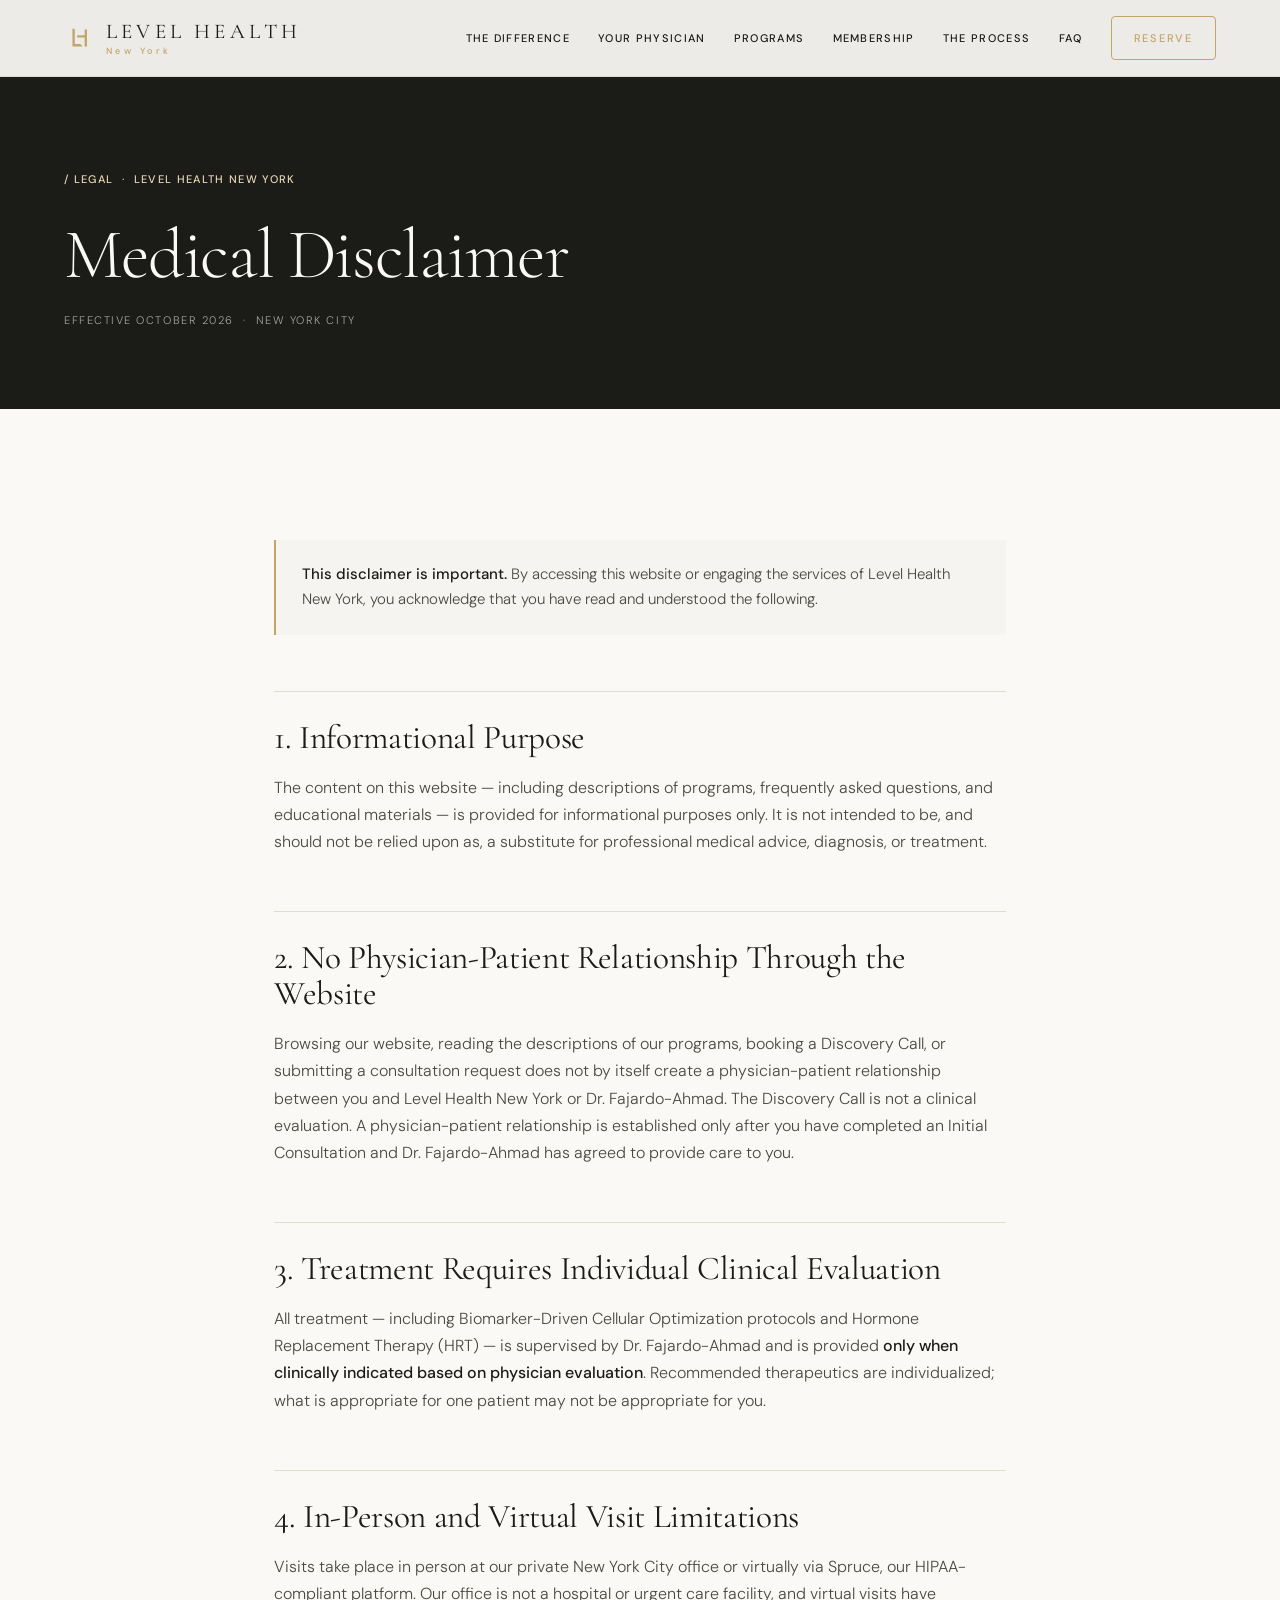
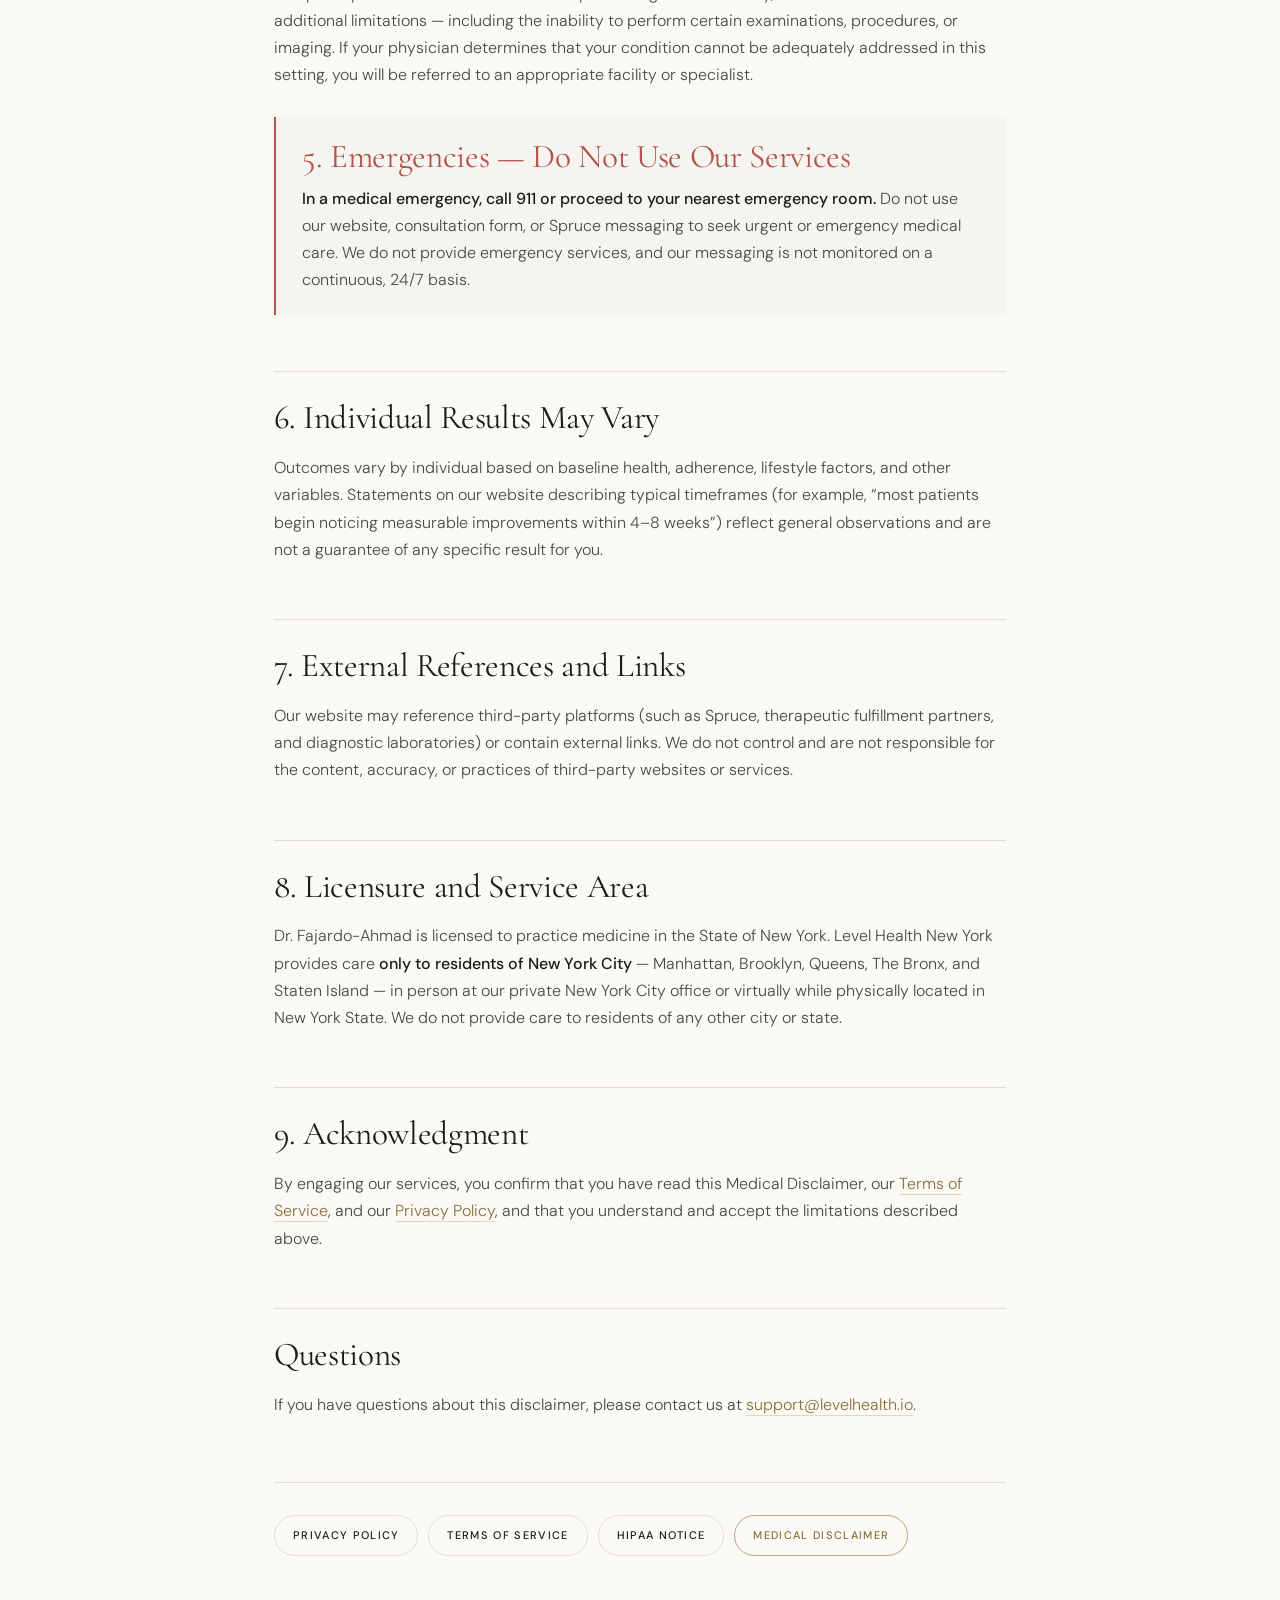
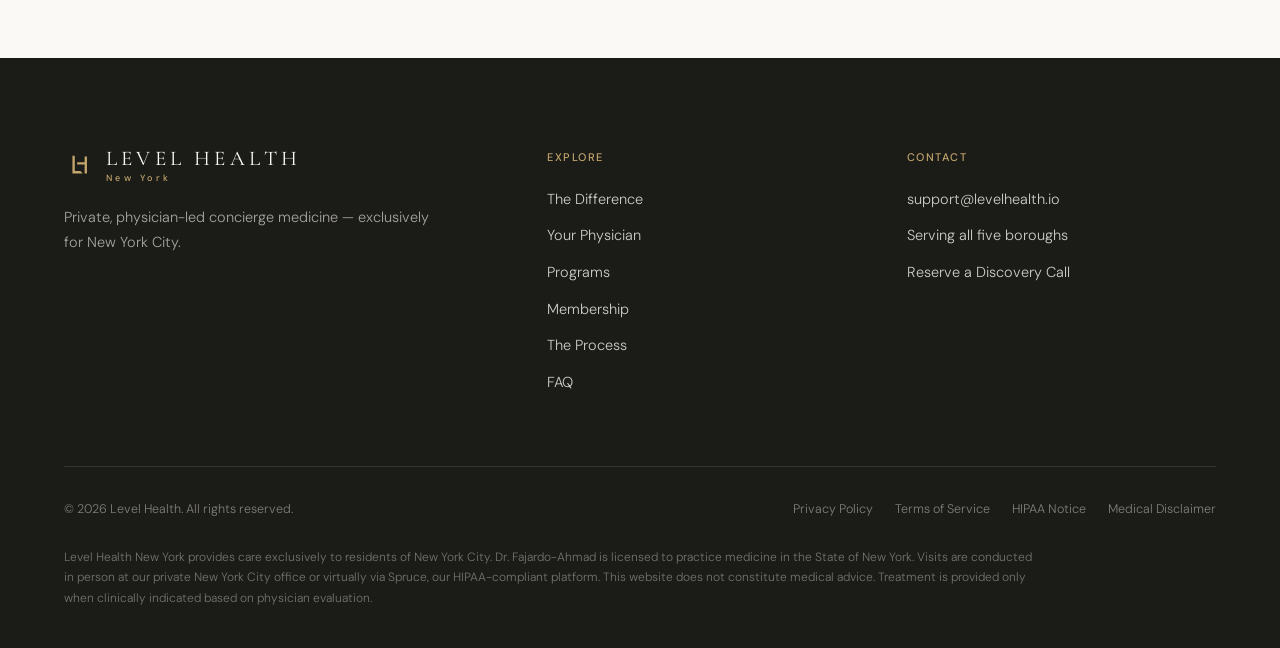
<file: disclaimer.html>
<!DOCTYPE html>
<html lang="en">
<head>
  <meta charset="UTF-8">
  <meta name="viewport" content="width=device-width, initial-scale=1.0">
  <title>Medical Disclaimer | Level Health New York</title>
  <meta name="description" content="Important limitations of the information on this website and of telemedicine care.">
  <link rel="icon" href="data:image/svg+xml,%3Csvg xmlns='http://www.w3.org/2000/svg' viewBox='0 0 32 32'%3E%3Crect width='32' height='32' rx='4' fill='%231B1B18'/%3E%3Cpath d='M9 6v19h11l-2.5-2.5H11.5V6zM14 13h8V7h2.5v18H22V15.5h-8z' fill='%23C2A56B'/%3E%3C/svg%3E">
  <link rel="preconnect" href="https://fonts.googleapis.com">
  <link rel="preconnect" href="https://fonts.gstatic.com" crossorigin>
  <link href="https://fonts.googleapis.com/css2?family=Cormorant+Garamond:ital,wght@0,300;0,400;0,500;1,300;1,400&family=DM+Sans:wght@300;400;500&display=swap" rel="stylesheet">
  <link rel="stylesheet" href="styles.css">
</head>
<body class="solid-header">

<header class="site-header" id="top">
  <div class="container nav">
    <a href="index.html" class="wordmark" aria-label="Level Health New York — home">
      <svg viewBox="0 0 32 32" aria-hidden="true"><path d="M9 6v19h11l-2.5-2.5H11.5V6zM14 13h8V7h2.5v18H22V15.5h-8z" fill="currentColor"/></svg>
      <span><span class="name">Level Health</span><span class="sub">New York</span></span>
    </a>
    <nav class="nav-links" id="navLinks" aria-label="Primary">
      <a href="index.html#difference">The Difference</a>
      <a href="index.html#physician">Your Physician</a>
      <a href="index.html#programs">Programs</a>
      <a href="index.html#membership">Membership</a>
      <a href="index.html#process">The Process</a>
      <a href="index.html#faq">FAQ</a>
      <a href="index.html#reserve" class="btn">Reserve</a>
    </nav>
    <button class="menu-toggle" id="menuToggle" aria-label="Open menu" aria-expanded="false" aria-controls="navLinks">
      <span></span><span></span><span></span>
    </button>
  </div>
</header>

<main>
  <section class="legal-hero">
    <div class="container">
      <p class="eyebrow light">/ Legal &nbsp;·&nbsp; Level Health New York</p>
      <h1>Medical Disclaimer</h1>
      <p class="updated">Effective October 2026 &nbsp;·&nbsp; New York City</p>
    </div>
  </section>
  <section class="legal-body">
    <div class="container">
<div class="callout"><strong>This disclaimer is important.</strong> By accessing this website or engaging the services of Level Health New York, you acknowledge that you have read and understood the following.</div>

<h2>1. Informational Purpose</h2>
<p>The content on this website &mdash; including descriptions of programs, frequently asked questions, and educational materials &mdash; is provided for informational purposes only. It is not intended to be, and should not be relied upon as, a substitute for professional medical advice, diagnosis, or treatment.</p>

<h2>2. No Physician-Patient Relationship Through the Website</h2>
<p>Browsing our website, reading the descriptions of our programs, booking a Discovery Call, or submitting a consultation request does not by itself create a physician-patient relationship between you and Level Health New York or Dr. Fajardo-Ahmad. The Discovery Call is not a clinical evaluation. A physician-patient relationship is established only after you have completed an Initial Consultation and Dr. Fajardo-Ahmad has agreed to provide care to you.</p>

<h2>3. Treatment Requires Individual Clinical Evaluation</h2>
<p>All treatment &mdash; including Biomarker-Driven Cellular Optimization protocols and Hormone Replacement Therapy (HRT) &mdash; is supervised by Dr. Fajardo-Ahmad and is provided <strong>only when clinically indicated based on physician evaluation</strong>. Recommended therapeutics are individualized; what is appropriate for one patient may not be appropriate for you.</p>

<h2>4. In-Person and Virtual Visit Limitations</h2>
<p>Visits take place in person at our private New York City office or virtually via Spruce, our HIPAA-compliant platform. Our office is not a hospital or urgent care facility, and virtual visits have additional limitations &mdash; including the inability to perform certain examinations, procedures, or imaging. If your physician determines that your condition cannot be adequately addressed in this setting, you will be referred to an appropriate facility or specialist.</p>

<div class="callout alert">
<h2 style="border:0;margin:0 0 10px;padding:0;color:#b4534a">5. Emergencies &mdash; Do Not Use Our Services</h2>
<p style="margin:0"><strong>In a medical emergency, call 911 or proceed to your nearest emergency room.</strong> Do not use our website, consultation form, or Spruce messaging to seek urgent or emergency medical care. We do not provide emergency services, and our messaging is not monitored on a continuous, 24/7 basis.</p>
</div>

<h2>6. Individual Results May Vary</h2>
<p>Outcomes vary by individual based on baseline health, adherence, lifestyle factors, and other variables. Statements on our website describing typical timeframes (for example, &ldquo;most patients begin noticing measurable improvements within 4&ndash;8 weeks&rdquo;) reflect general observations and are not a guarantee of any specific result for you.</p>

<h2>7. External References and Links</h2>
<p>Our website may reference third-party platforms (such as Spruce, therapeutic fulfillment partners, and diagnostic laboratories) or contain external links. We do not control and are not responsible for the content, accuracy, or practices of third-party websites or services.</p>

<h2>8. Licensure and Service Area</h2>
<p>Dr. Fajardo-Ahmad is licensed to practice medicine in the State of New York. Level Health New York provides care <strong>only to residents of New York City</strong> &mdash; Manhattan, Brooklyn, Queens, The Bronx, and Staten Island &mdash; in person at our private New York City office or virtually while physically located in New York State. We do not provide care to residents of any other city or state.</p>

<h2>9. Acknowledgment</h2>
<p>By engaging our services, you confirm that you have read this Medical Disclaimer, our <a href="terms.html">Terms of Service</a>, and our <a href="privacy.html">Privacy Policy</a>, and that you understand and accept the limitations described above.</p>

<h2>Questions</h2>
<p>If you have questions about this disclaimer, please contact us at <a href="mailto:support@levelhealth.io">support@levelhealth.io</a>.</p>
    <nav class="legal-nav" aria-label="Legal pages">
      <a href="privacy.html">Privacy Policy</a>
      <a href="terms.html">Terms of Service</a>
      <a href="hipaa.html">HIPAA Notice</a>
      <a href="disclaimer.html" aria-current="page">Medical Disclaimer</a>
    </nav>
    </div>
  </section>
</main>

<footer class="site-footer">
  <div class="container">
    <div class="footer-grid">
      <div>
        <a href="index.html#top" class="wordmark" aria-label="Level Health New York">
          <svg viewBox="0 0 32 32" aria-hidden="true"><path d="M9 6v19h11l-2.5-2.5H11.5V6zM14 13h8V7h2.5v18H22V15.5h-8z" fill="currentColor"/></svg>
          <span><span class="name">Level Health</span><span class="sub">New York</span></span>
        </a>
        <p>Private, physician-led concierge medicine — exclusively for New York City.</p>
      </div>
      <div>
        <h4>Explore</h4>
        <ul>
          <li><a href="index.html#difference">The Difference</a></li>
          <li><a href="index.html#physician">Your Physician</a></li>
          <li><a href="index.html#programs">Programs</a></li>
          <li><a href="index.html#membership">Membership</a></li>
          <li><a href="index.html#process">The Process</a></li>
          <li><a href="index.html#faq">FAQ</a></li>
        </ul>
      </div>
      <div>
        <h4>Contact</h4>
        <ul>
          <li><a href="mailto:support@levelhealth.io">support@levelhealth.io</a></li>
          <li>Serving all five boroughs</li>
          <li><a href="index.html#reserve">Reserve a Discovery Call</a></li>
        </ul>
      </div>
    </div>
    <div class="footer-legal">
      <span>© <span id="year">2026</span> Level Health. All rights reserved.</span>
      <div class="links">
        <a href="privacy.html">Privacy Policy</a>
        <a href="terms.html">Terms of Service</a>
        <a href="hipaa.html">HIPAA Notice</a>
        <a href="disclaimer.html">Medical Disclaimer</a>
      </div>
    </div>
    <p class="disclaimer">Level Health New York provides care exclusively to residents of New York City. Dr. Fajardo-Ahmad is licensed to practice medicine in the State of New York. Visits are conducted in person at our private New York City office or virtually via Spruce, our HIPAA-compliant platform. This website does not constitute medical advice. Treatment is provided only when clinically indicated based on physician evaluation.</p>
  </div>
</footer>

<script src="main.js"></script>
</body>
</html>
</file>
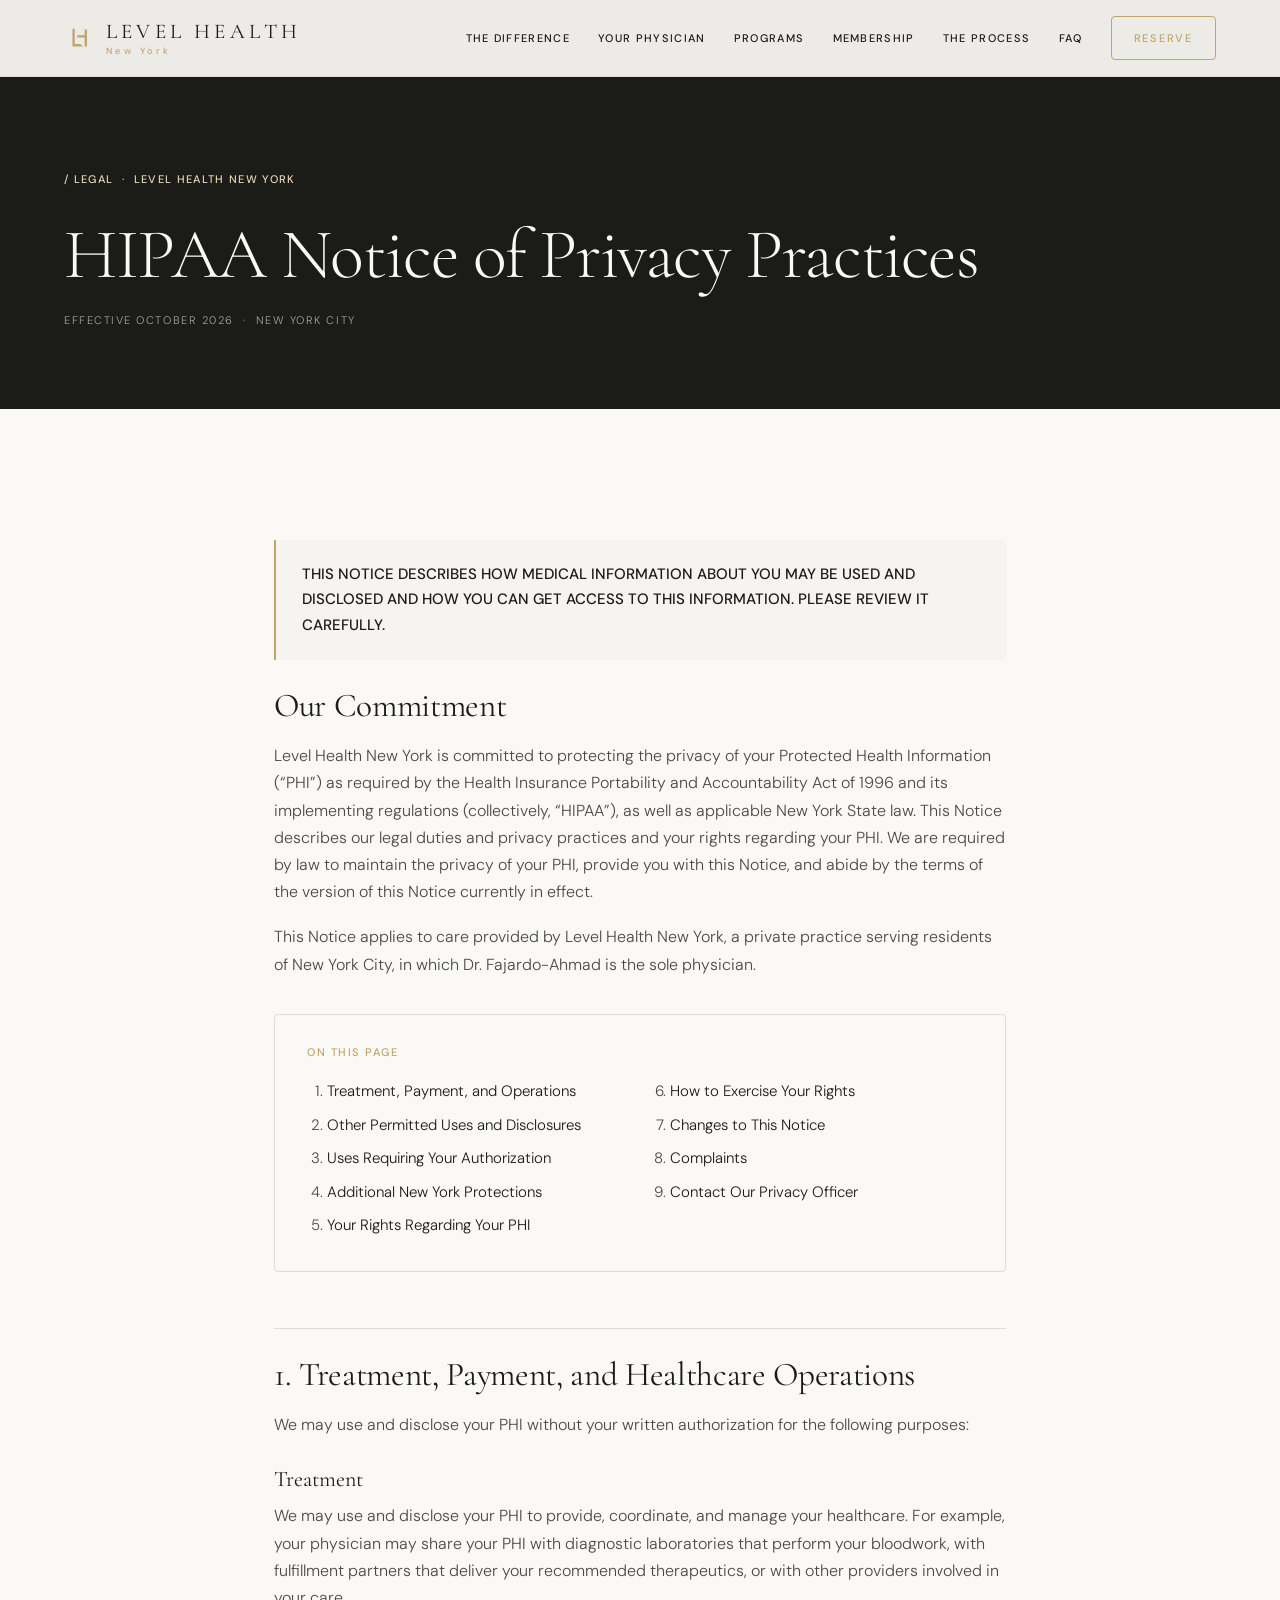
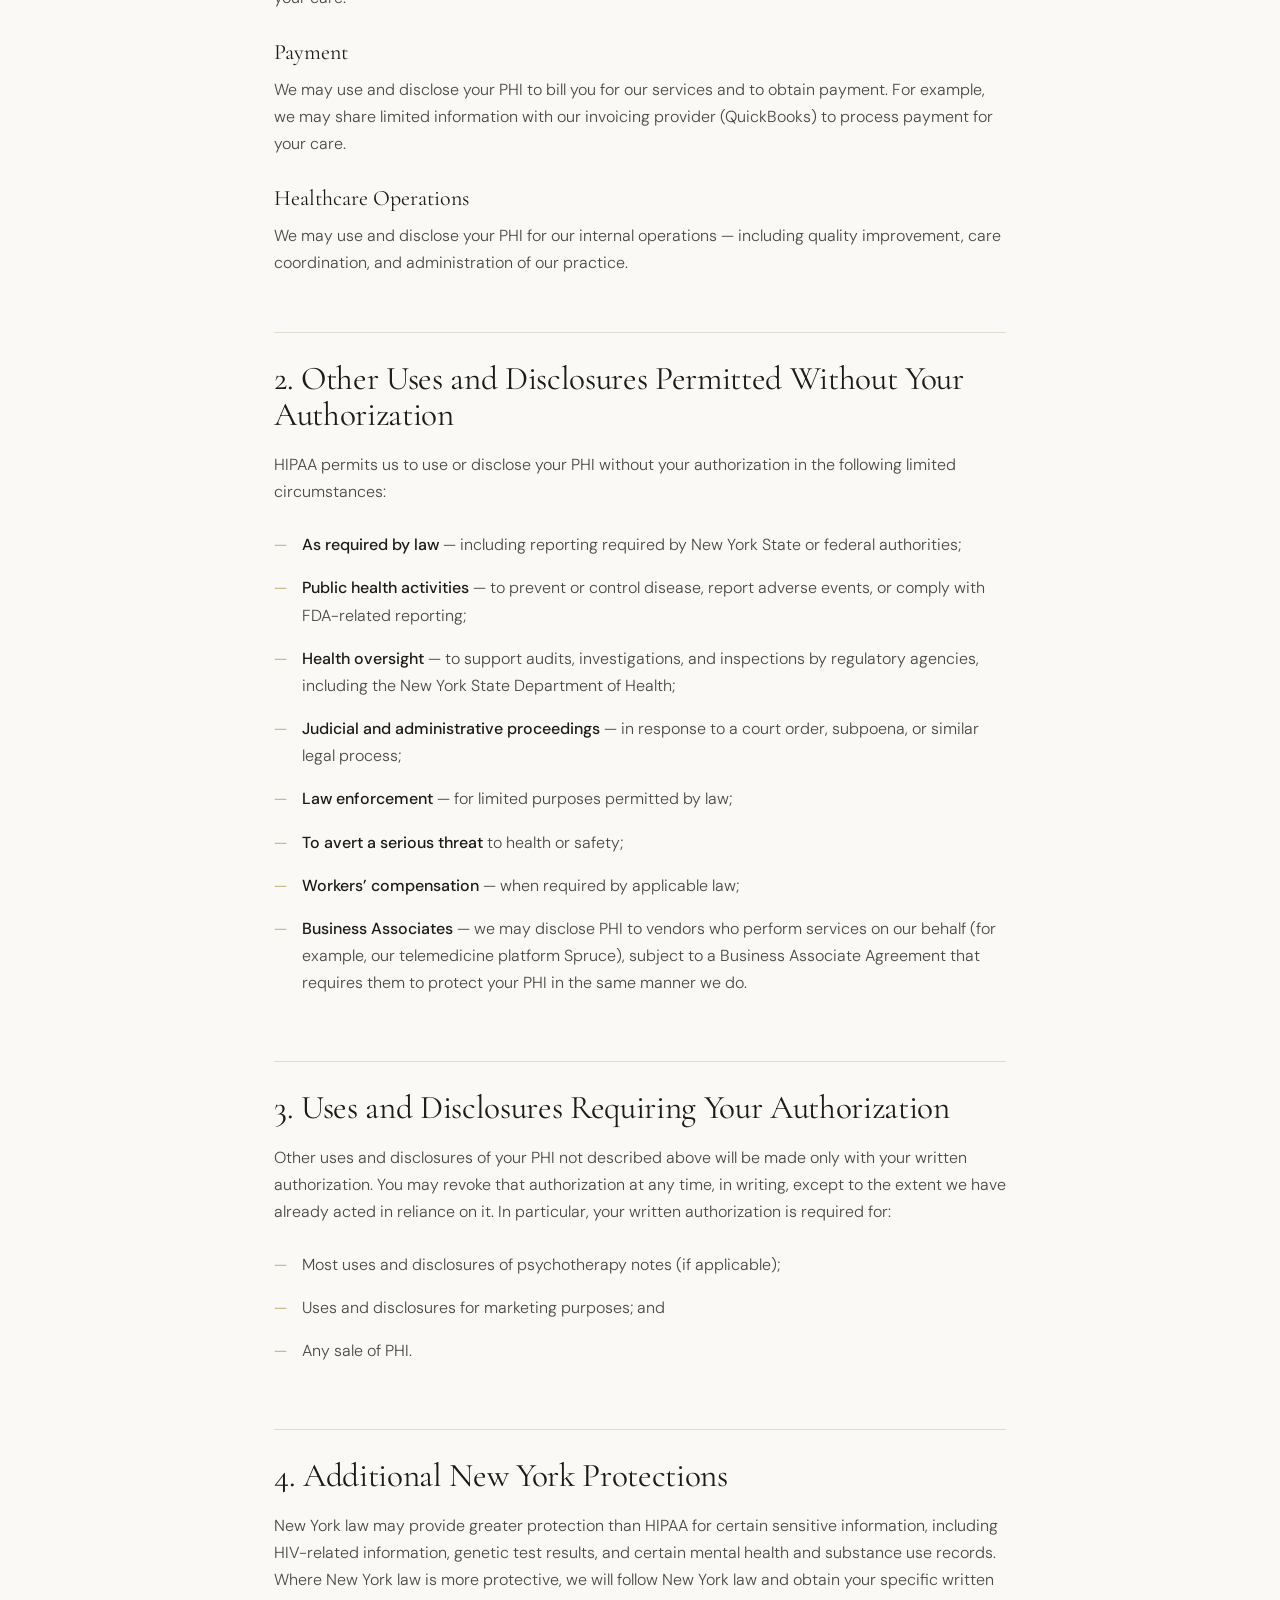
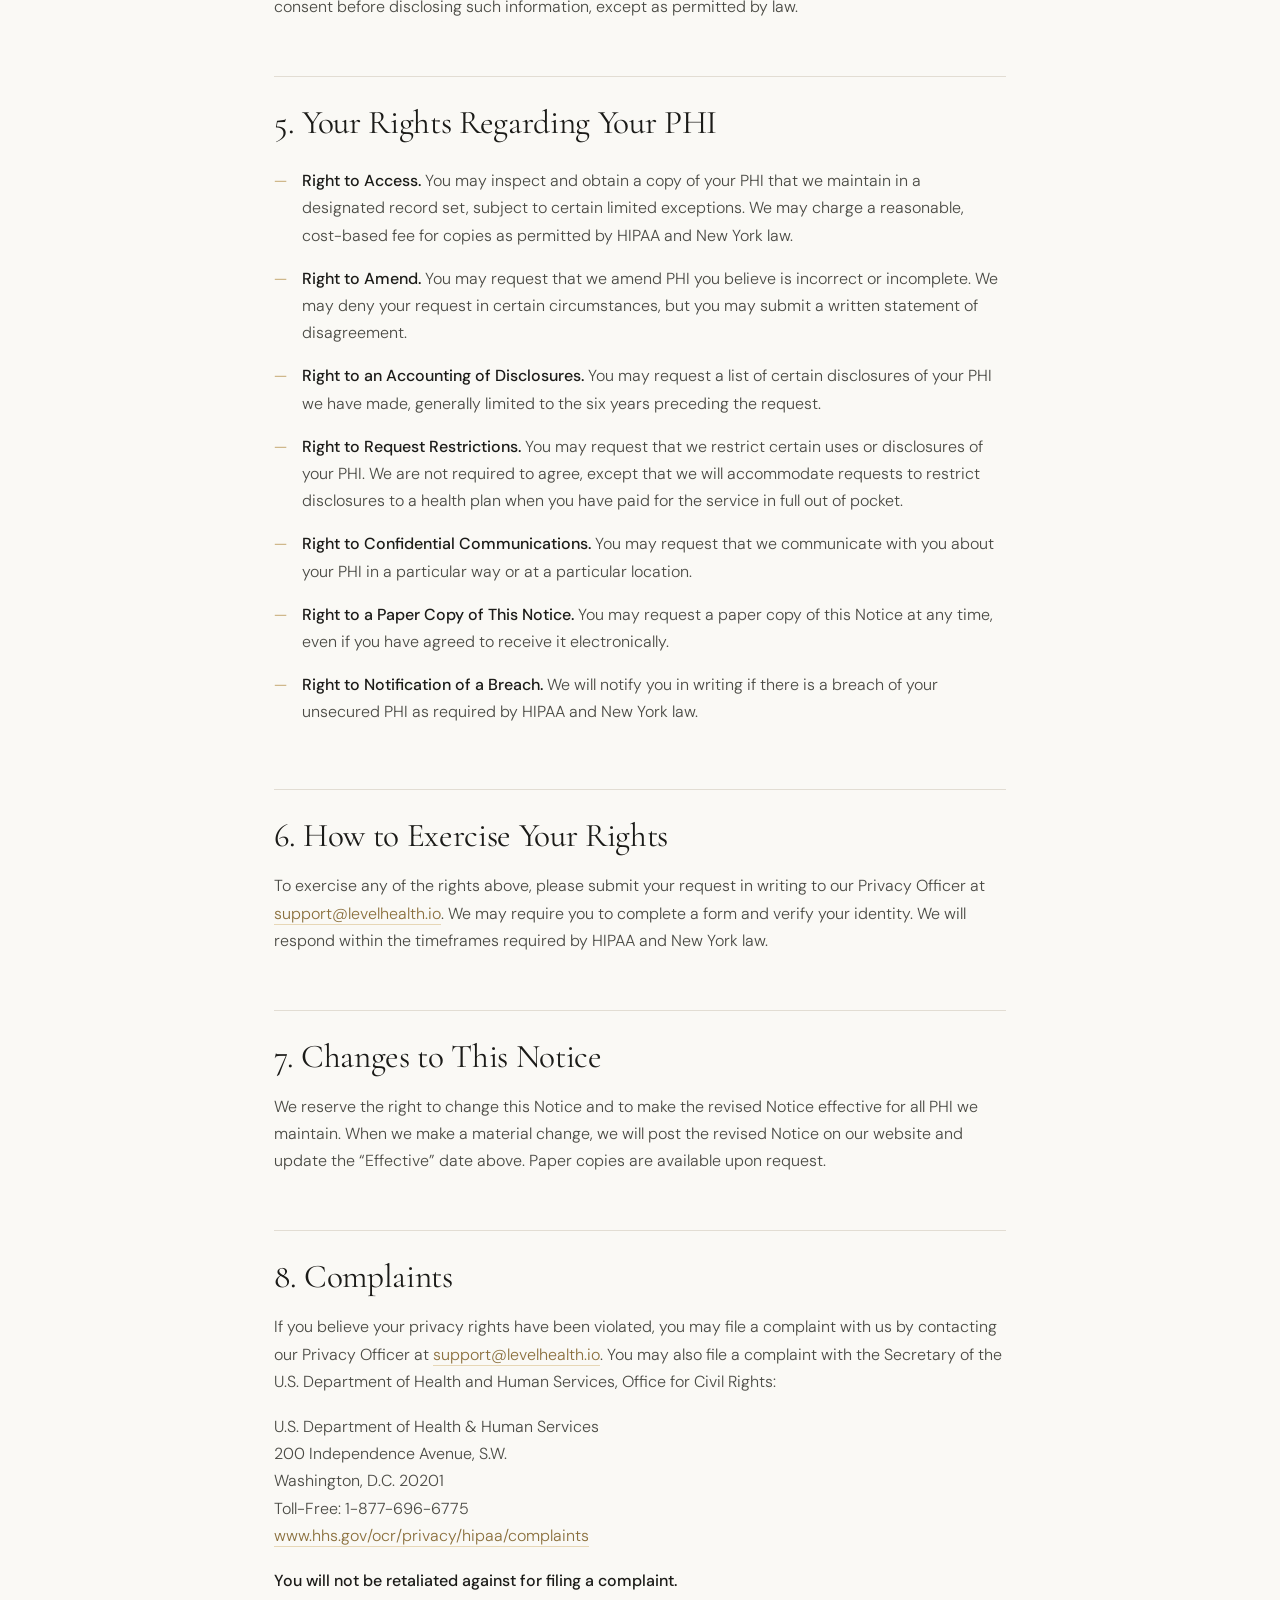
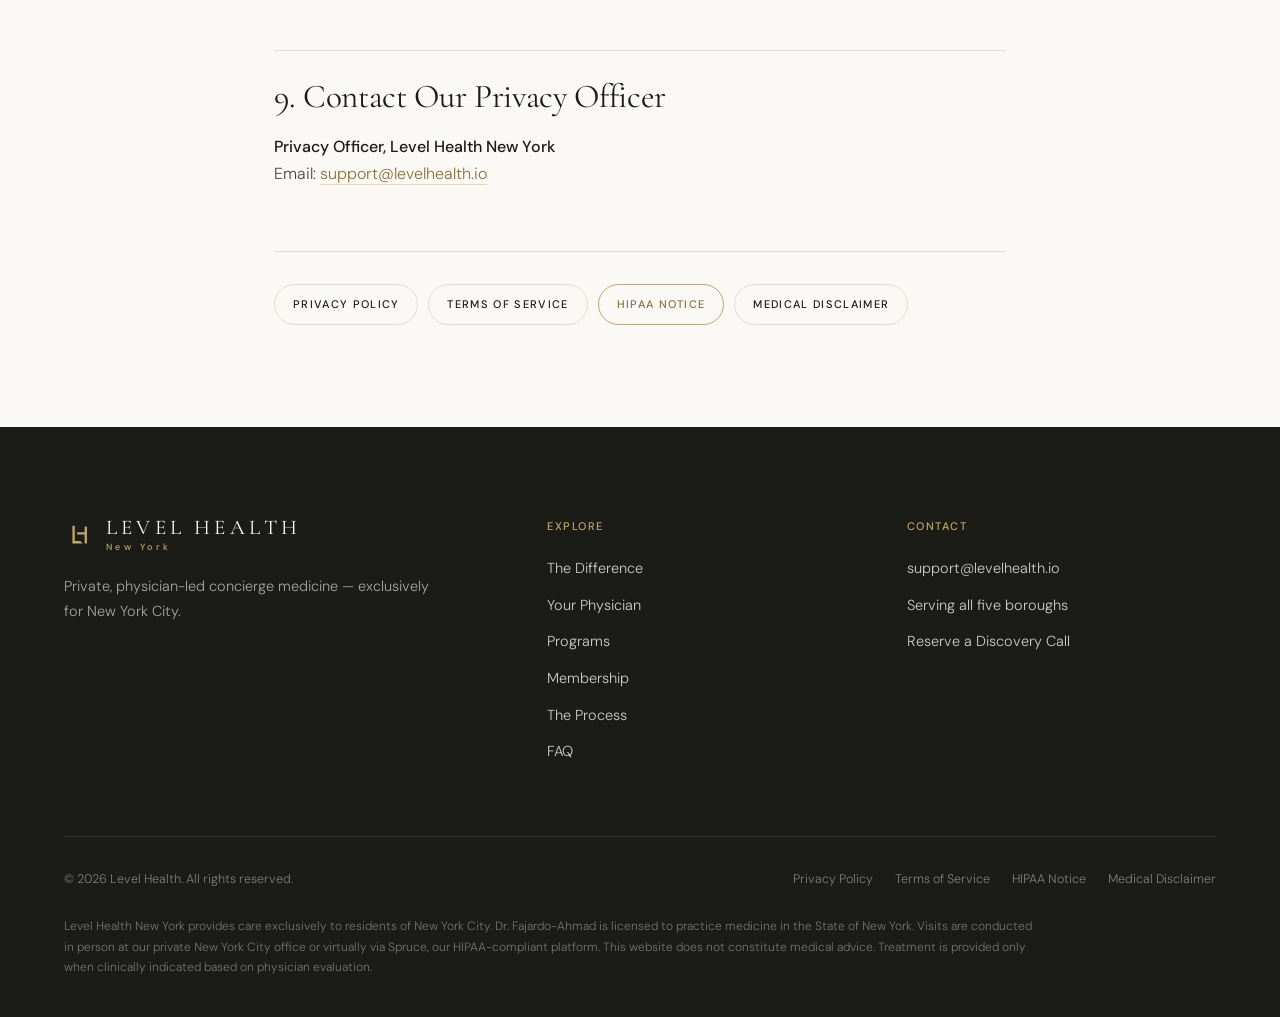
<file: hipaa.html>
<!DOCTYPE html>
<html lang="en">
<head>
  <meta charset="UTF-8">
  <meta name="viewport" content="width=device-width, initial-scale=1.0">
  <title>HIPAA Notice of Privacy Practices | Level Health New York</title>
  <meta name="description" content="How medical information about you may be used and disclosed, and how you can access it.">
  <link rel="icon" href="data:image/svg+xml,%3Csvg xmlns='http://www.w3.org/2000/svg' viewBox='0 0 32 32'%3E%3Crect width='32' height='32' rx='4' fill='%231B1B18'/%3E%3Cpath d='M9 6v19h11l-2.5-2.5H11.5V6zM14 13h8V7h2.5v18H22V15.5h-8z' fill='%23C2A56B'/%3E%3C/svg%3E">
  <link rel="preconnect" href="https://fonts.googleapis.com">
  <link rel="preconnect" href="https://fonts.gstatic.com" crossorigin>
  <link href="https://fonts.googleapis.com/css2?family=Cormorant+Garamond:ital,wght@0,300;0,400;0,500;1,300;1,400&family=DM+Sans:wght@300;400;500&display=swap" rel="stylesheet">
  <link rel="stylesheet" href="styles.css">
</head>
<body class="solid-header">

<header class="site-header" id="top">
  <div class="container nav">
    <a href="index.html" class="wordmark" aria-label="Level Health New York — home">
      <svg viewBox="0 0 32 32" aria-hidden="true"><path d="M9 6v19h11l-2.5-2.5H11.5V6zM14 13h8V7h2.5v18H22V15.5h-8z" fill="currentColor"/></svg>
      <span><span class="name">Level Health</span><span class="sub">New York</span></span>
    </a>
    <nav class="nav-links" id="navLinks" aria-label="Primary">
      <a href="index.html#difference">The Difference</a>
      <a href="index.html#physician">Your Physician</a>
      <a href="index.html#programs">Programs</a>
      <a href="index.html#membership">Membership</a>
      <a href="index.html#process">The Process</a>
      <a href="index.html#faq">FAQ</a>
      <a href="index.html#reserve" class="btn">Reserve</a>
    </nav>
    <button class="menu-toggle" id="menuToggle" aria-label="Open menu" aria-expanded="false" aria-controls="navLinks">
      <span></span><span></span><span></span>
    </button>
  </div>
</header>

<main>
  <section class="legal-hero">
    <div class="container">
      <p class="eyebrow light">/ Legal &nbsp;·&nbsp; Level Health New York</p>
      <h1>HIPAA Notice of Privacy Practices</h1>
      <p class="updated">Effective October 2026 &nbsp;·&nbsp; New York City</p>
    </div>
  </section>
  <section class="legal-body">
    <div class="container">
<div class="callout"><strong>THIS NOTICE DESCRIBES HOW MEDICAL INFORMATION ABOUT YOU MAY BE USED AND DISCLOSED AND HOW YOU CAN GET ACCESS TO THIS INFORMATION. PLEASE REVIEW IT CAREFULLY.</strong></div>
<h2 style="border-top:0;margin-top:20px;padding-top:0">Our Commitment</h2>
<p>Level Health New York is committed to protecting the privacy of your Protected Health Information (&ldquo;PHI&rdquo;) as required by the Health Insurance Portability and Accountability Act of 1996 and its implementing regulations (collectively, &ldquo;HIPAA&rdquo;), as well as applicable New York State law. This Notice describes our legal duties and privacy practices and your rights regarding your PHI. We are required by law to maintain the privacy of your PHI, provide you with this Notice, and abide by the terms of the version of this Notice currently in effect.</p>
<p>This Notice applies to care provided by Level Health New York, a private practice serving residents of New York City, in which Dr. Fajardo-Ahmad is the sole physician.</p>
<div class="toc"><h4>On This Page</h4><ol>
<li><a href="#tpo">Treatment, Payment, and Operations</a></li>
<li><a href="#no-auth">Other Permitted Uses and Disclosures</a></li>
<li><a href="#auth">Uses Requiring Your Authorization</a></li>
<li><a href="#ny">Additional New York Protections</a></li>
<li><a href="#rights">Your Rights Regarding Your PHI</a></li>
<li><a href="#how-to-exercise">How to Exercise Your Rights</a></li>
<li><a href="#changes">Changes to This Notice</a></li>
<li><a href="#complaints">Complaints</a></li>
<li><a href="#contact">Contact Our Privacy Officer</a></li>
</ol></div>

<h2 id="tpo">1. Treatment, Payment, and Healthcare Operations</h2>
<p>We may use and disclose your PHI without your written authorization for the following purposes:</p>
<h3>Treatment</h3>
<p>We may use and disclose your PHI to provide, coordinate, and manage your healthcare. For example, your physician may share your PHI with diagnostic laboratories that perform your bloodwork, with fulfillment partners that deliver your recommended therapeutics, or with other providers involved in your care.</p>
<h3>Payment</h3>
<p>We may use and disclose your PHI to bill you for our services and to obtain payment. For example, we may share limited information with our invoicing provider (QuickBooks) to process payment for your care.</p>
<h3>Healthcare Operations</h3>
<p>We may use and disclose your PHI for our internal operations &mdash; including quality improvement, care coordination, and administration of our practice.</p>

<h2 id="no-auth">2. Other Uses and Disclosures Permitted Without Your Authorization</h2>
<p>HIPAA permits us to use or disclose your PHI without your authorization in the following limited circumstances:</p>
<ul>
<li><strong>As required by law</strong> &mdash; including reporting required by New York State or federal authorities;</li>
<li><strong>Public health activities</strong> &mdash; to prevent or control disease, report adverse events, or comply with FDA-related reporting;</li>
<li><strong>Health oversight</strong> &mdash; to support audits, investigations, and inspections by regulatory agencies, including the New York State Department of Health;</li>
<li><strong>Judicial and administrative proceedings</strong> &mdash; in response to a court order, subpoena, or similar legal process;</li>
<li><strong>Law enforcement</strong> &mdash; for limited purposes permitted by law;</li>
<li><strong>To avert a serious threat</strong> to health or safety;</li>
<li><strong>Workers&rsquo; compensation</strong> &mdash; when required by applicable law;</li>
<li><strong>Business Associates</strong> &mdash; we may disclose PHI to vendors who perform services on our behalf (for example, our telemedicine platform Spruce), subject to a Business Associate Agreement that requires them to protect your PHI in the same manner we do.</li>
</ul>

<h2 id="auth">3. Uses and Disclosures Requiring Your Authorization</h2>
<p>Other uses and disclosures of your PHI not described above will be made only with your written authorization. You may revoke that authorization at any time, in writing, except to the extent we have already acted in reliance on it. In particular, your written authorization is required for:</p>
<ul>
<li>Most uses and disclosures of psychotherapy notes (if applicable);</li>
<li>Uses and disclosures for marketing purposes; and</li>
<li>Any sale of PHI.</li>
</ul>

<h2 id="ny">4. Additional New York Protections</h2>
<p>New York law may provide greater protection than HIPAA for certain sensitive information, including HIV-related information, genetic test results, and certain mental health and substance use records. Where New York law is more protective, we will follow New York law and obtain your specific written consent before disclosing such information, except as permitted by law.</p>

<h2 id="rights">5. Your Rights Regarding Your PHI</h2>
<ul>
<li><strong>Right to Access.</strong> You may inspect and obtain a copy of your PHI that we maintain in a designated record set, subject to certain limited exceptions. We may charge a reasonable, cost-based fee for copies as permitted by HIPAA and New York law.</li>
<li><strong>Right to Amend.</strong> You may request that we amend PHI you believe is incorrect or incomplete. We may deny your request in certain circumstances, but you may submit a written statement of disagreement.</li>
<li><strong>Right to an Accounting of Disclosures.</strong> You may request a list of certain disclosures of your PHI we have made, generally limited to the six years preceding the request.</li>
<li><strong>Right to Request Restrictions.</strong> You may request that we restrict certain uses or disclosures of your PHI. We are not required to agree, except that we will accommodate requests to restrict disclosures to a health plan when you have paid for the service in full out of pocket.</li>
<li><strong>Right to Confidential Communications.</strong> You may request that we communicate with you about your PHI in a particular way or at a particular location.</li>
<li><strong>Right to a Paper Copy of This Notice.</strong> You may request a paper copy of this Notice at any time, even if you have agreed to receive it electronically.</li>
<li><strong>Right to Notification of a Breach.</strong> We will notify you in writing if there is a breach of your unsecured PHI as required by HIPAA and New York law.</li>
</ul>

<h2 id="how-to-exercise">6. How to Exercise Your Rights</h2>
<p>To exercise any of the rights above, please submit your request in writing to our Privacy Officer at <a href="mailto:support@levelhealth.io">support@levelhealth.io</a>. We may require you to complete a form and verify your identity. We will respond within the timeframes required by HIPAA and New York law.</p>

<h2 id="changes">7. Changes to This Notice</h2>
<p>We reserve the right to change this Notice and to make the revised Notice effective for all PHI we maintain. When we make a material change, we will post the revised Notice on our website and update the &ldquo;Effective&rdquo; date above. Paper copies are available upon request.</p>

<h2 id="complaints">8. Complaints</h2>
<p>If you believe your privacy rights have been violated, you may file a complaint with us by contacting our Privacy Officer at <a href="mailto:support@levelhealth.io">support@levelhealth.io</a>. You may also file a complaint with the Secretary of the U.S. Department of Health and Human Services, Office for Civil Rights:</p>
<p>U.S. Department of Health &amp; Human Services<br>200 Independence Avenue, S.W.<br>Washington, D.C. 20201<br>Toll-Free: 1-877-696-6775<br><a href="https://www.hhs.gov/ocr/privacy/hipaa/complaints/">www.hhs.gov/ocr/privacy/hipaa/complaints</a></p>
<p><strong>You will not be retaliated against for filing a complaint.</strong></p>

<h2 id="contact">9. Contact Our Privacy Officer</h2>
<p><strong>Privacy Officer, Level Health New York</strong><br>Email: <a href="mailto:support@levelhealth.io">support@levelhealth.io</a></p>
    <nav class="legal-nav" aria-label="Legal pages">
      <a href="privacy.html">Privacy Policy</a>
      <a href="terms.html">Terms of Service</a>
      <a href="hipaa.html" aria-current="page">HIPAA Notice</a>
      <a href="disclaimer.html">Medical Disclaimer</a>
    </nav>
    </div>
  </section>
</main>

<footer class="site-footer">
  <div class="container">
    <div class="footer-grid">
      <div>
        <a href="index.html#top" class="wordmark" aria-label="Level Health New York">
          <svg viewBox="0 0 32 32" aria-hidden="true"><path d="M9 6v19h11l-2.5-2.5H11.5V6zM14 13h8V7h2.5v18H22V15.5h-8z" fill="currentColor"/></svg>
          <span><span class="name">Level Health</span><span class="sub">New York</span></span>
        </a>
        <p>Private, physician-led concierge medicine — exclusively for New York City.</p>
      </div>
      <div>
        <h4>Explore</h4>
        <ul>
          <li><a href="index.html#difference">The Difference</a></li>
          <li><a href="index.html#physician">Your Physician</a></li>
          <li><a href="index.html#programs">Programs</a></li>
          <li><a href="index.html#membership">Membership</a></li>
          <li><a href="index.html#process">The Process</a></li>
          <li><a href="index.html#faq">FAQ</a></li>
        </ul>
      </div>
      <div>
        <h4>Contact</h4>
        <ul>
          <li><a href="mailto:support@levelhealth.io">support@levelhealth.io</a></li>
          <li>Serving all five boroughs</li>
          <li><a href="index.html#reserve">Reserve a Discovery Call</a></li>
        </ul>
      </div>
    </div>
    <div class="footer-legal">
      <span>© <span id="year">2026</span> Level Health. All rights reserved.</span>
      <div class="links">
        <a href="privacy.html">Privacy Policy</a>
        <a href="terms.html">Terms of Service</a>
        <a href="hipaa.html">HIPAA Notice</a>
        <a href="disclaimer.html">Medical Disclaimer</a>
      </div>
    </div>
    <p class="disclaimer">Level Health New York provides care exclusively to residents of New York City. Dr. Fajardo-Ahmad is licensed to practice medicine in the State of New York. Visits are conducted in person at our private New York City office or virtually via Spruce, our HIPAA-compliant platform. This website does not constitute medical advice. Treatment is provided only when clinically indicated based on physician evaluation.</p>
  </div>
</footer>

<script src="main.js"></script>
</body>
</html>
</file>
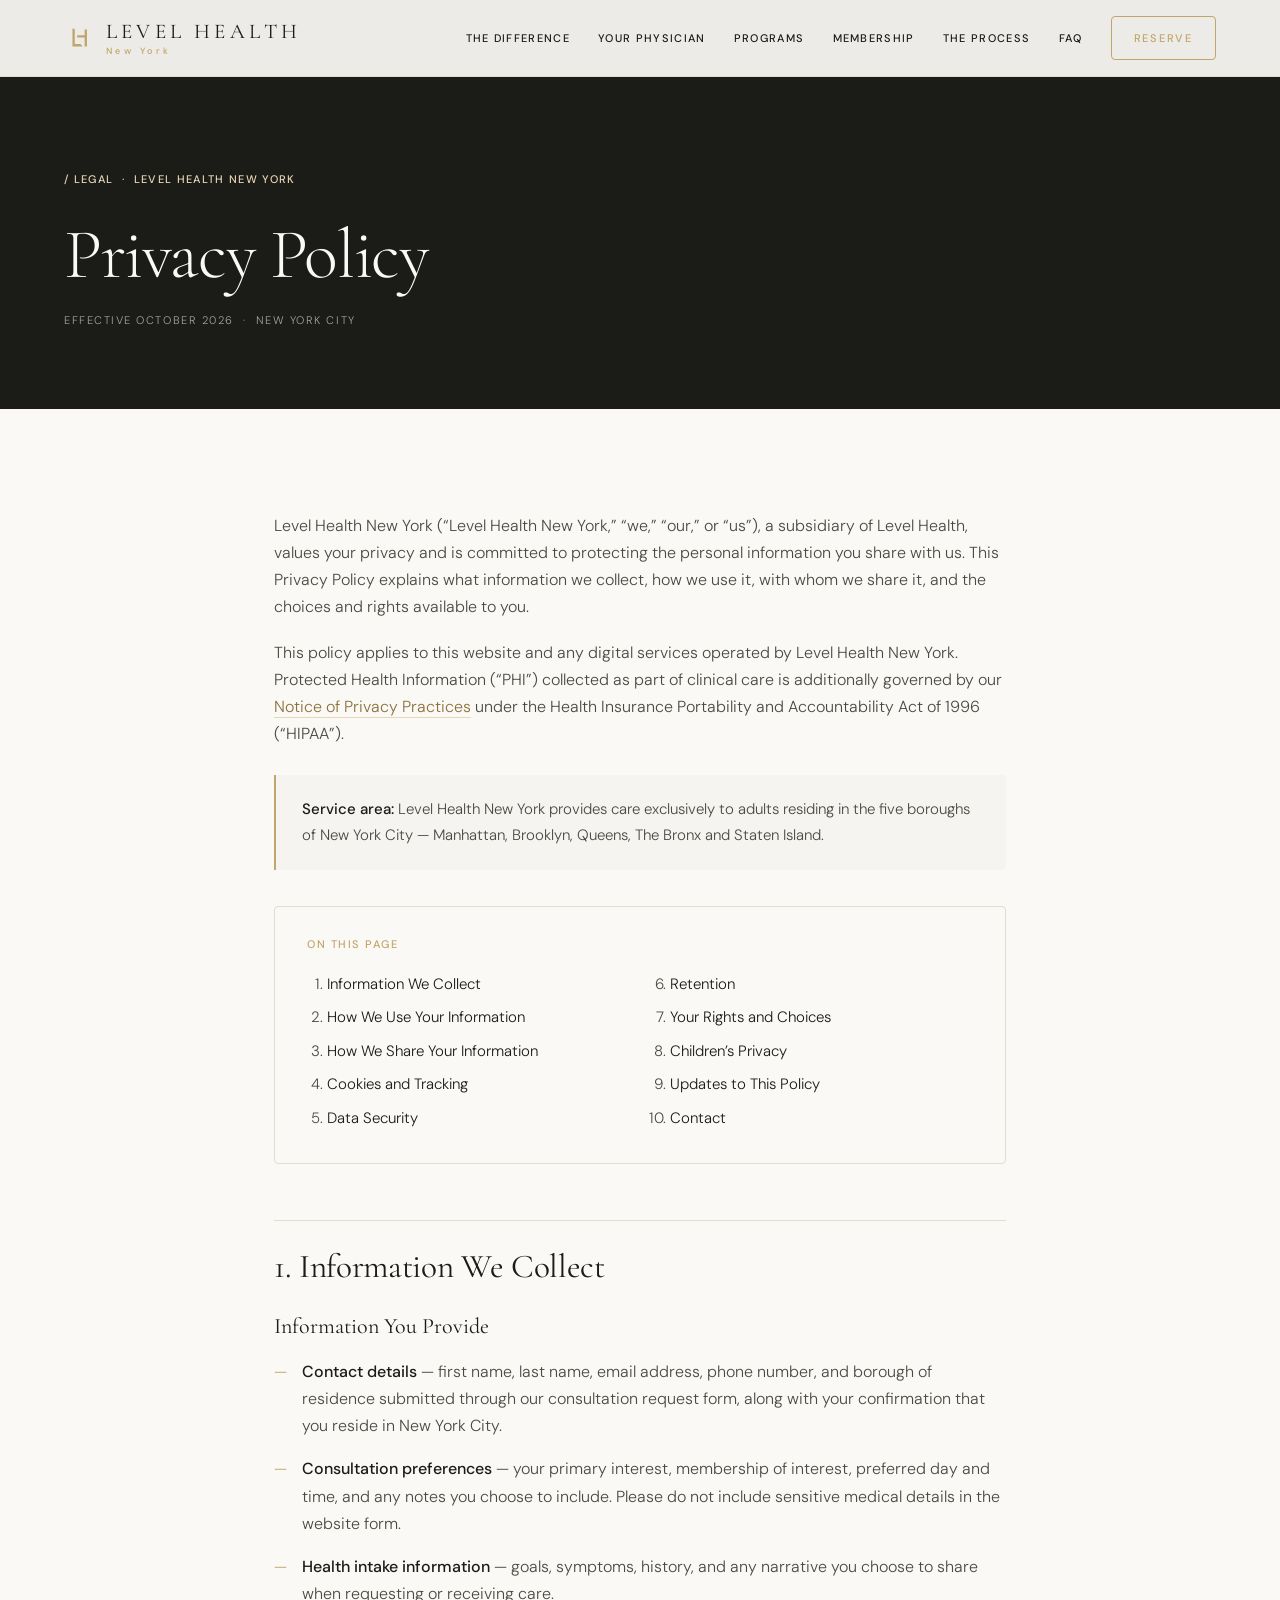
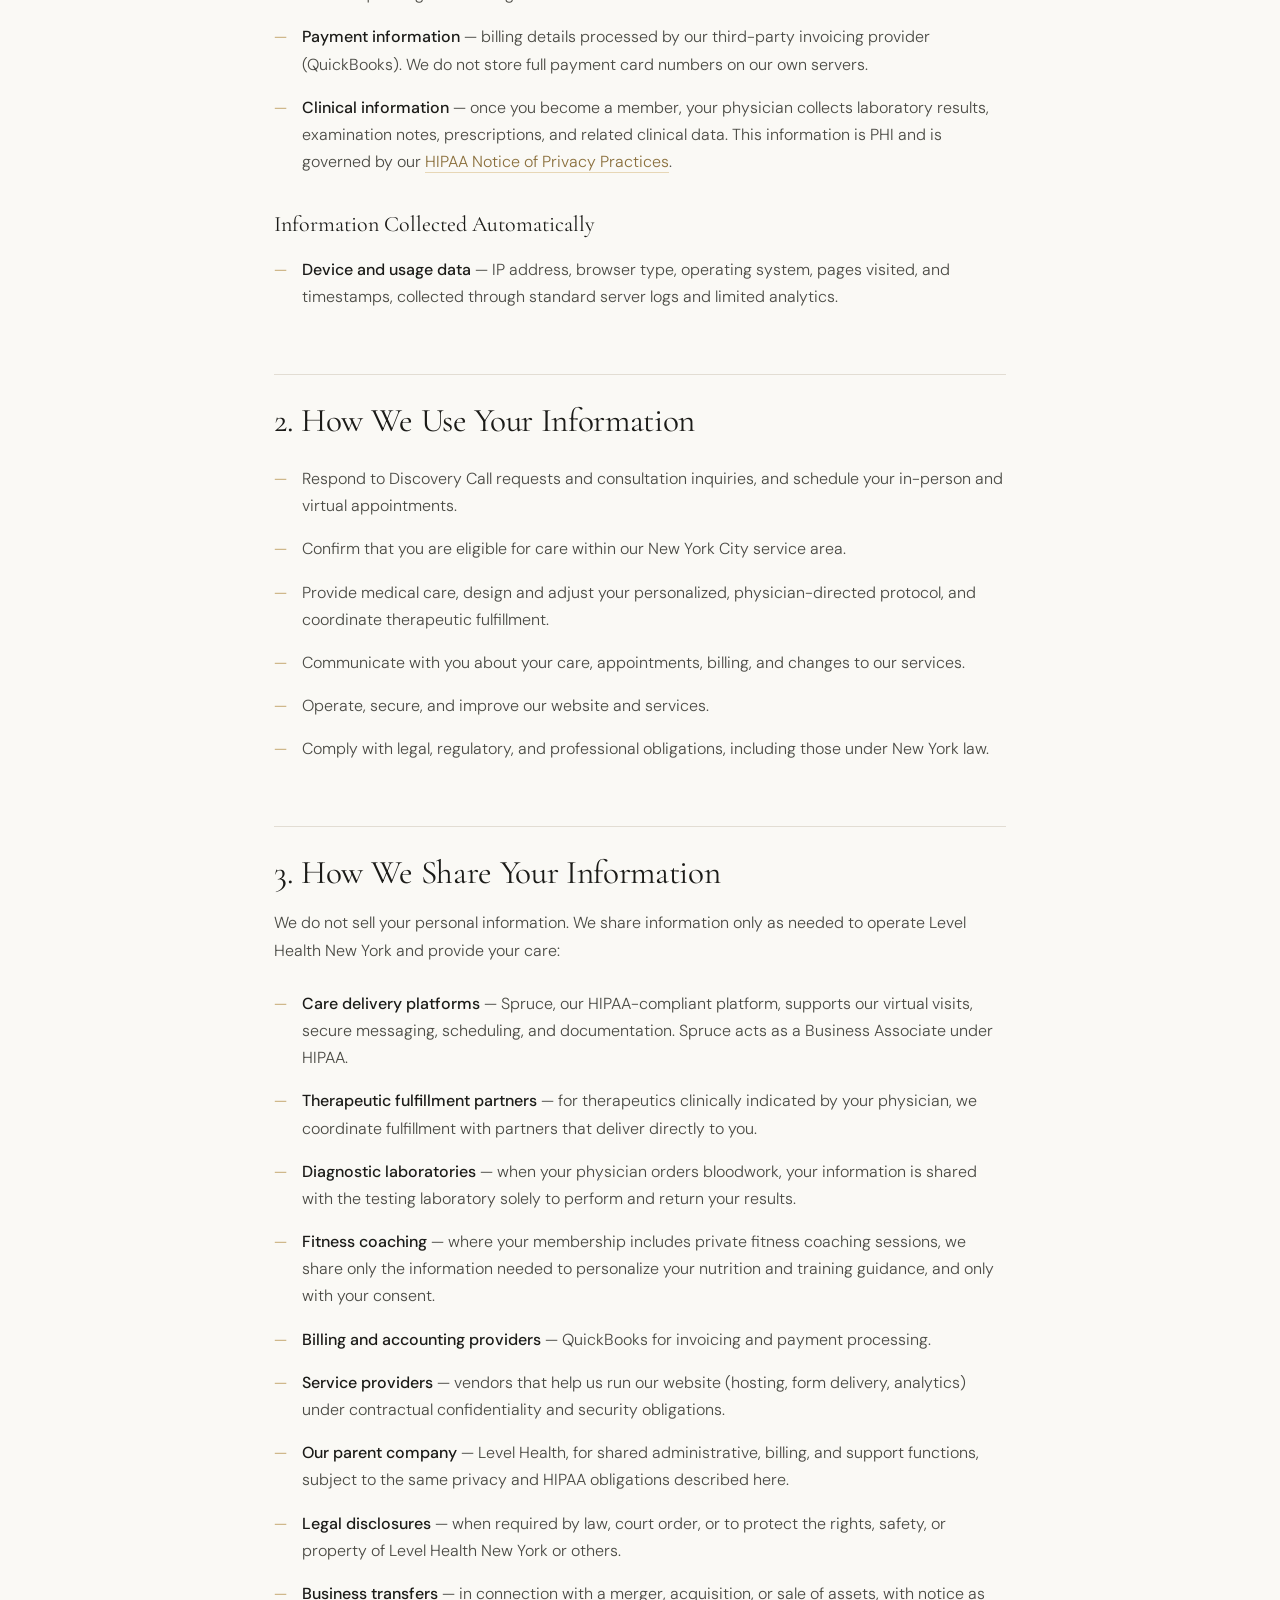
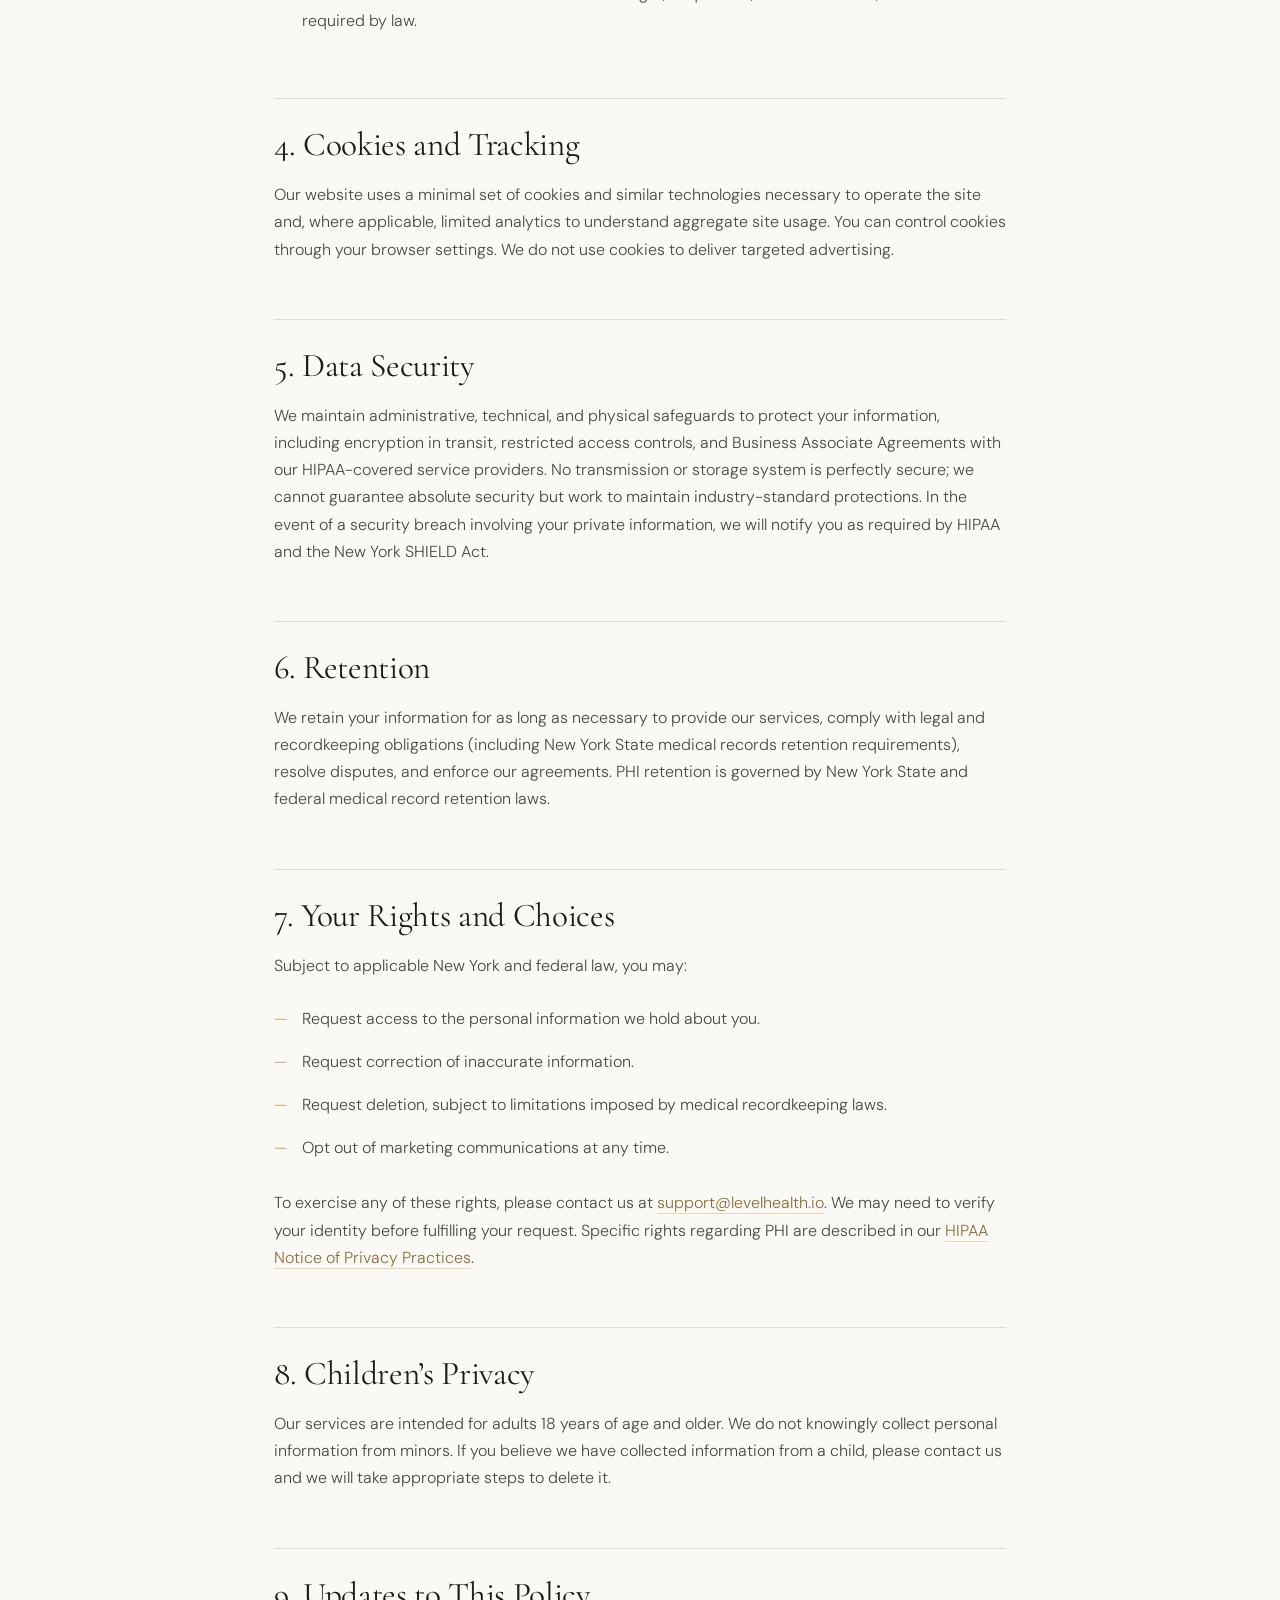
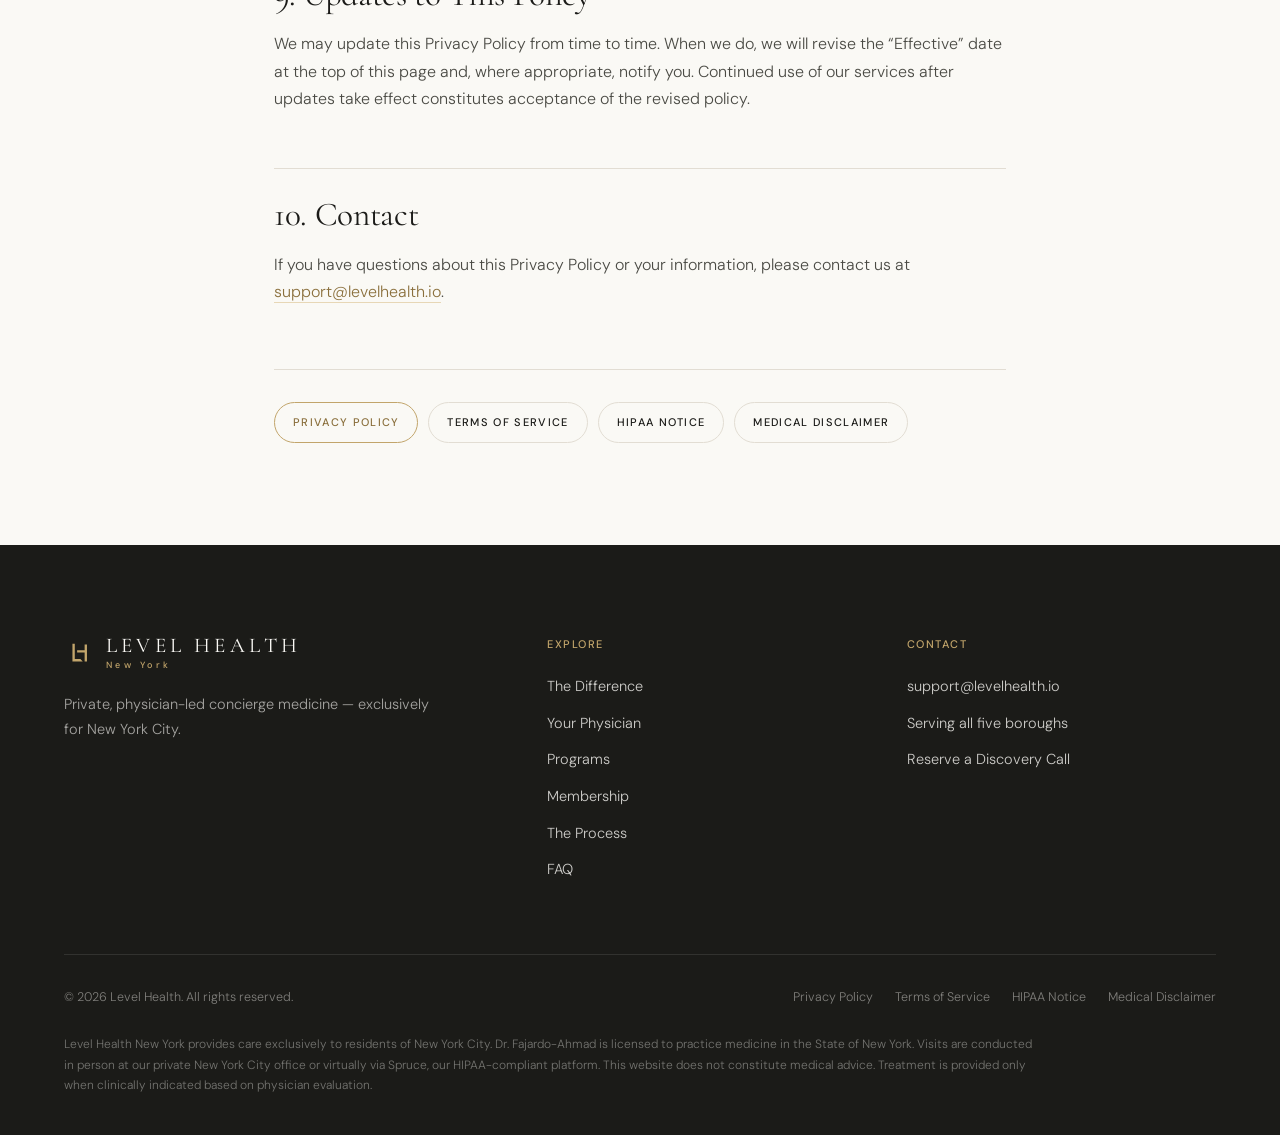
<file: privacy.html>
<!DOCTYPE html>
<html lang="en">
<head>
  <meta charset="UTF-8">
  <meta name="viewport" content="width=device-width, initial-scale=1.0">
  <title>Privacy Policy | Level Health New York</title>
  <meta name="description" content="How Level Health New York collects, uses and protects your personal information.">
  <link rel="icon" href="data:image/svg+xml,%3Csvg xmlns='http://www.w3.org/2000/svg' viewBox='0 0 32 32'%3E%3Crect width='32' height='32' rx='4' fill='%231B1B18'/%3E%3Cpath d='M9 6v19h11l-2.5-2.5H11.5V6zM14 13h8V7h2.5v18H22V15.5h-8z' fill='%23C2A56B'/%3E%3C/svg%3E">
  <link rel="preconnect" href="https://fonts.googleapis.com">
  <link rel="preconnect" href="https://fonts.gstatic.com" crossorigin>
  <link href="https://fonts.googleapis.com/css2?family=Cormorant+Garamond:ital,wght@0,300;0,400;0,500;1,300;1,400&family=DM+Sans:wght@300;400;500&display=swap" rel="stylesheet">
  <link rel="stylesheet" href="styles.css">
</head>
<body class="solid-header">

<header class="site-header" id="top">
  <div class="container nav">
    <a href="index.html" class="wordmark" aria-label="Level Health New York — home">
      <svg viewBox="0 0 32 32" aria-hidden="true"><path d="M9 6v19h11l-2.5-2.5H11.5V6zM14 13h8V7h2.5v18H22V15.5h-8z" fill="currentColor"/></svg>
      <span><span class="name">Level Health</span><span class="sub">New York</span></span>
    </a>
    <nav class="nav-links" id="navLinks" aria-label="Primary">
      <a href="index.html#difference">The Difference</a>
      <a href="index.html#physician">Your Physician</a>
      <a href="index.html#programs">Programs</a>
      <a href="index.html#membership">Membership</a>
      <a href="index.html#process">The Process</a>
      <a href="index.html#faq">FAQ</a>
      <a href="index.html#reserve" class="btn">Reserve</a>
    </nav>
    <button class="menu-toggle" id="menuToggle" aria-label="Open menu" aria-expanded="false" aria-controls="navLinks">
      <span></span><span></span><span></span>
    </button>
  </div>
</header>

<main>
  <section class="legal-hero">
    <div class="container">
      <p class="eyebrow light">/ Legal &nbsp;·&nbsp; Level Health New York</p>
      <h1>Privacy Policy</h1>
      <p class="updated">Effective October 2026 &nbsp;·&nbsp; New York City</p>
    </div>
  </section>
  <section class="legal-body">
    <div class="container">
<p>Level Health New York (&ldquo;Level Health New York,&rdquo; &ldquo;we,&rdquo; &ldquo;our,&rdquo; or &ldquo;us&rdquo;), a subsidiary of Level Health, values your privacy and is committed to protecting the personal information you share with us. This Privacy Policy explains what information we collect, how we use it, with whom we share it, and the choices and rights available to you.</p>
<p>This policy applies to this website and any digital services operated by Level Health New York. Protected Health Information (&ldquo;PHI&rdquo;) collected as part of clinical care is additionally governed by our <a href="hipaa.html">Notice of Privacy Practices</a> under the Health Insurance Portability and Accountability Act of 1996 (&ldquo;HIPAA&rdquo;).</p>
<div class="callout"><strong>Service area:</strong> Level Health New York provides care exclusively to adults residing in the five boroughs of New York City &mdash; Manhattan, Brooklyn, Queens, The Bronx and Staten Island.</div>
<div class="toc"><h4>On This Page</h4><ol>
<li><a href="#info-we-collect">Information We Collect</a></li>
<li><a href="#how-we-use">How We Use Your Information</a></li>
<li><a href="#how-we-share">How We Share Your Information</a></li>
<li><a href="#cookies">Cookies and Tracking</a></li>
<li><a href="#security">Data Security</a></li>
<li><a href="#retention">Retention</a></li>
<li><a href="#rights">Your Rights and Choices</a></li>
<li><a href="#children">Children&rsquo;s Privacy</a></li>
<li><a href="#updates">Updates to This Policy</a></li>
<li><a href="#contact">Contact</a></li>
</ol></div>

<h2 id="info-we-collect">1. Information We Collect</h2>
<h3>Information You Provide</h3>
<ul>
<li><strong>Contact details</strong> &mdash; first name, last name, email address, phone number, and borough of residence submitted through our consultation request form, along with your confirmation that you reside in New York City.</li>
<li><strong>Consultation preferences</strong> &mdash; your primary interest, membership of interest, preferred day and time, and any notes you choose to include. Please do not include sensitive medical details in the website form.</li>
<li><strong>Health intake information</strong> &mdash; goals, symptoms, history, and any narrative you choose to share when requesting or receiving care.</li>
<li><strong>Payment information</strong> &mdash; billing details processed by our third-party invoicing provider (QuickBooks). We do not store full payment card numbers on our own servers.</li>
<li><strong>Clinical information</strong> &mdash; once you become a member, your physician collects laboratory results, examination notes, prescriptions, and related clinical data. This information is PHI and is governed by our <a href="hipaa.html">HIPAA Notice of Privacy Practices</a>.</li>
</ul>
<h3>Information Collected Automatically</h3>
<ul>
<li><strong>Device and usage data</strong> &mdash; IP address, browser type, operating system, pages visited, and timestamps, collected through standard server logs and limited analytics.</li>
</ul>

<h2 id="how-we-use">2. How We Use Your Information</h2>
<ul>
<li>Respond to Discovery Call requests and consultation inquiries, and schedule your in-person and virtual appointments.</li>
<li>Confirm that you are eligible for care within our New York City service area.</li>
<li>Provide medical care, design and adjust your personalized, physician-directed protocol, and coordinate therapeutic fulfillment.</li>
<li>Communicate with you about your care, appointments, billing, and changes to our services.</li>
<li>Operate, secure, and improve our website and services.</li>
<li>Comply with legal, regulatory, and professional obligations, including those under New York law.</li>
</ul>

<h2 id="how-we-share">3. How We Share Your Information</h2>
<p>We do not sell your personal information. We share information only as needed to operate Level Health New York and provide your care:</p>
<ul>
<li><strong>Care delivery platforms</strong> &mdash; Spruce, our HIPAA-compliant platform, supports our virtual visits, secure messaging, scheduling, and documentation. Spruce acts as a Business Associate under HIPAA.</li>
<li><strong>Therapeutic fulfillment partners</strong> &mdash; for therapeutics clinically indicated by your physician, we coordinate fulfillment with partners that deliver directly to you.</li>
<li><strong>Diagnostic laboratories</strong> &mdash; when your physician orders bloodwork, your information is shared with the testing laboratory solely to perform and return your results.</li>
<li><strong>Fitness coaching</strong> &mdash; where your membership includes private fitness coaching sessions, we share only the information needed to personalize your nutrition and training guidance, and only with your consent.</li>
<li><strong>Billing and accounting providers</strong> &mdash; QuickBooks for invoicing and payment processing.</li>
<li><strong>Service providers</strong> &mdash; vendors that help us run our website (hosting, form delivery, analytics) under contractual confidentiality and security obligations.</li>
<li><strong>Our parent company</strong> &mdash; Level Health, for shared administrative, billing, and support functions, subject to the same privacy and HIPAA obligations described here.</li>
<li><strong>Legal disclosures</strong> &mdash; when required by law, court order, or to protect the rights, safety, or property of Level Health New York or others.</li>
<li><strong>Business transfers</strong> &mdash; in connection with a merger, acquisition, or sale of assets, with notice as required by law.</li>
</ul>

<h2 id="cookies">4. Cookies and Tracking</h2>
<p>Our website uses a minimal set of cookies and similar technologies necessary to operate the site and, where applicable, limited analytics to understand aggregate site usage. You can control cookies through your browser settings. We do not use cookies to deliver targeted advertising.</p>

<h2 id="security">5. Data Security</h2>
<p>We maintain administrative, technical, and physical safeguards to protect your information, including encryption in transit, restricted access controls, and Business Associate Agreements with our HIPAA-covered service providers. No transmission or storage system is perfectly secure; we cannot guarantee absolute security but work to maintain industry-standard protections. In the event of a security breach involving your private information, we will notify you as required by HIPAA and the New York SHIELD Act.</p>

<h2 id="retention">6. Retention</h2>
<p>We retain your information for as long as necessary to provide our services, comply with legal and recordkeeping obligations (including New York State medical records retention requirements), resolve disputes, and enforce our agreements. PHI retention is governed by New York State and federal medical record retention laws.</p>

<h2 id="rights">7. Your Rights and Choices</h2>
<p>Subject to applicable New York and federal law, you may:</p>
<ul>
<li>Request access to the personal information we hold about you.</li>
<li>Request correction of inaccurate information.</li>
<li>Request deletion, subject to limitations imposed by medical recordkeeping laws.</li>
<li>Opt out of marketing communications at any time.</li>
</ul>
<p>To exercise any of these rights, please contact us at <a href="mailto:support@levelhealth.io">support@levelhealth.io</a>. We may need to verify your identity before fulfilling your request. Specific rights regarding PHI are described in our <a href="hipaa.html">HIPAA Notice of Privacy Practices</a>.</p>

<h2 id="children">8. Children&rsquo;s Privacy</h2>
<p>Our services are intended for adults 18 years of age and older. We do not knowingly collect personal information from minors. If you believe we have collected information from a child, please contact us and we will take appropriate steps to delete it.</p>

<h2 id="updates">9. Updates to This Policy</h2>
<p>We may update this Privacy Policy from time to time. When we do, we will revise the &ldquo;Effective&rdquo; date at the top of this page and, where appropriate, notify you. Continued use of our services after updates take effect constitutes acceptance of the revised policy.</p>

<h2 id="contact">10. Contact</h2>
<p>If you have questions about this Privacy Policy or your information, please contact us at <a href="mailto:support@levelhealth.io">support@levelhealth.io</a>.</p>
    <nav class="legal-nav" aria-label="Legal pages">
      <a href="privacy.html" aria-current="page">Privacy Policy</a>
      <a href="terms.html">Terms of Service</a>
      <a href="hipaa.html">HIPAA Notice</a>
      <a href="disclaimer.html">Medical Disclaimer</a>
    </nav>
    </div>
  </section>
</main>

<footer class="site-footer">
  <div class="container">
    <div class="footer-grid">
      <div>
        <a href="index.html#top" class="wordmark" aria-label="Level Health New York">
          <svg viewBox="0 0 32 32" aria-hidden="true"><path d="M9 6v19h11l-2.5-2.5H11.5V6zM14 13h8V7h2.5v18H22V15.5h-8z" fill="currentColor"/></svg>
          <span><span class="name">Level Health</span><span class="sub">New York</span></span>
        </a>
        <p>Private, physician-led concierge medicine — exclusively for New York City.</p>
      </div>
      <div>
        <h4>Explore</h4>
        <ul>
          <li><a href="index.html#difference">The Difference</a></li>
          <li><a href="index.html#physician">Your Physician</a></li>
          <li><a href="index.html#programs">Programs</a></li>
          <li><a href="index.html#membership">Membership</a></li>
          <li><a href="index.html#process">The Process</a></li>
          <li><a href="index.html#faq">FAQ</a></li>
        </ul>
      </div>
      <div>
        <h4>Contact</h4>
        <ul>
          <li><a href="mailto:support@levelhealth.io">support@levelhealth.io</a></li>
          <li>Serving all five boroughs</li>
          <li><a href="index.html#reserve">Reserve a Discovery Call</a></li>
        </ul>
      </div>
    </div>
    <div class="footer-legal">
      <span>© <span id="year">2026</span> Level Health. All rights reserved.</span>
      <div class="links">
        <a href="privacy.html">Privacy Policy</a>
        <a href="terms.html">Terms of Service</a>
        <a href="hipaa.html">HIPAA Notice</a>
        <a href="disclaimer.html">Medical Disclaimer</a>
      </div>
    </div>
    <p class="disclaimer">Level Health New York provides care exclusively to residents of New York City. Dr. Fajardo-Ahmad is licensed to practice medicine in the State of New York. Visits are conducted in person at our private New York City office or virtually via Spruce, our HIPAA-compliant platform. This website does not constitute medical advice. Treatment is provided only when clinically indicated based on physician evaluation.</p>
  </div>
</footer>

<script src="main.js"></script>
</body>
</html>
</file>
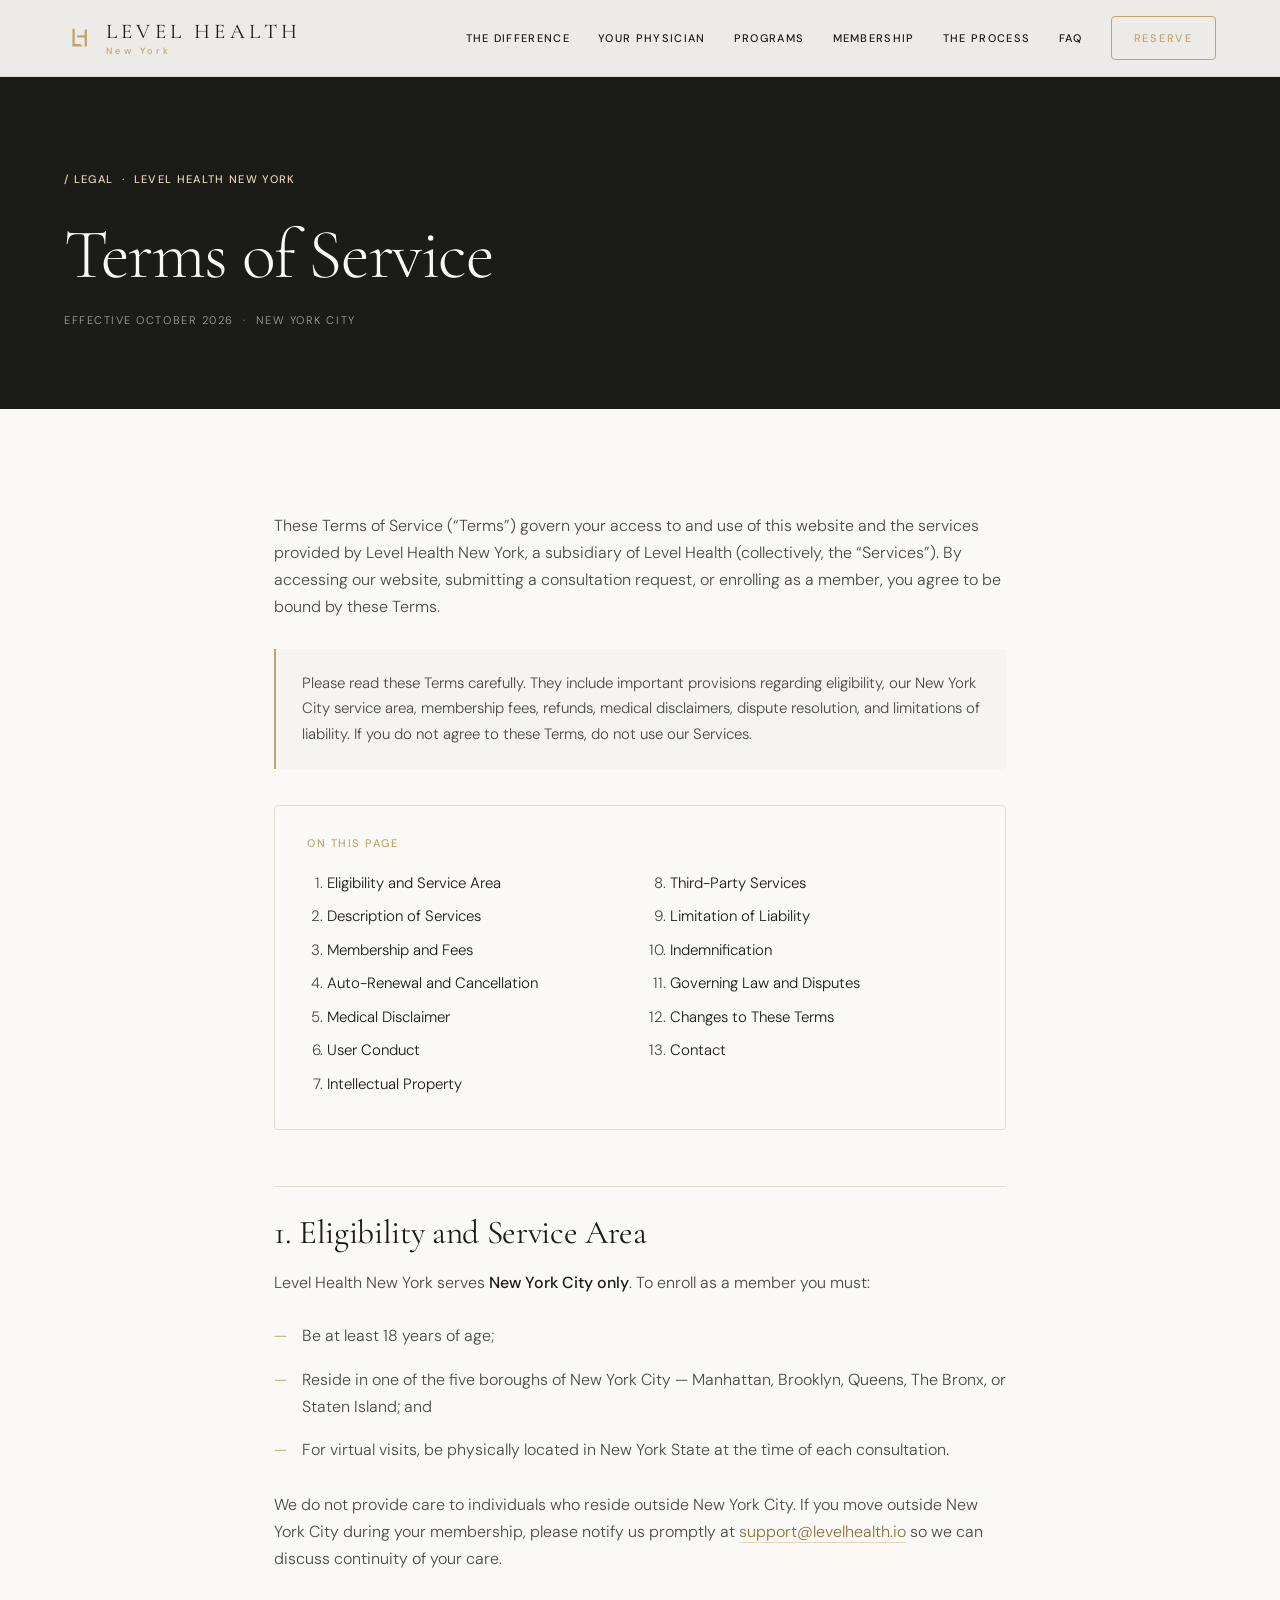
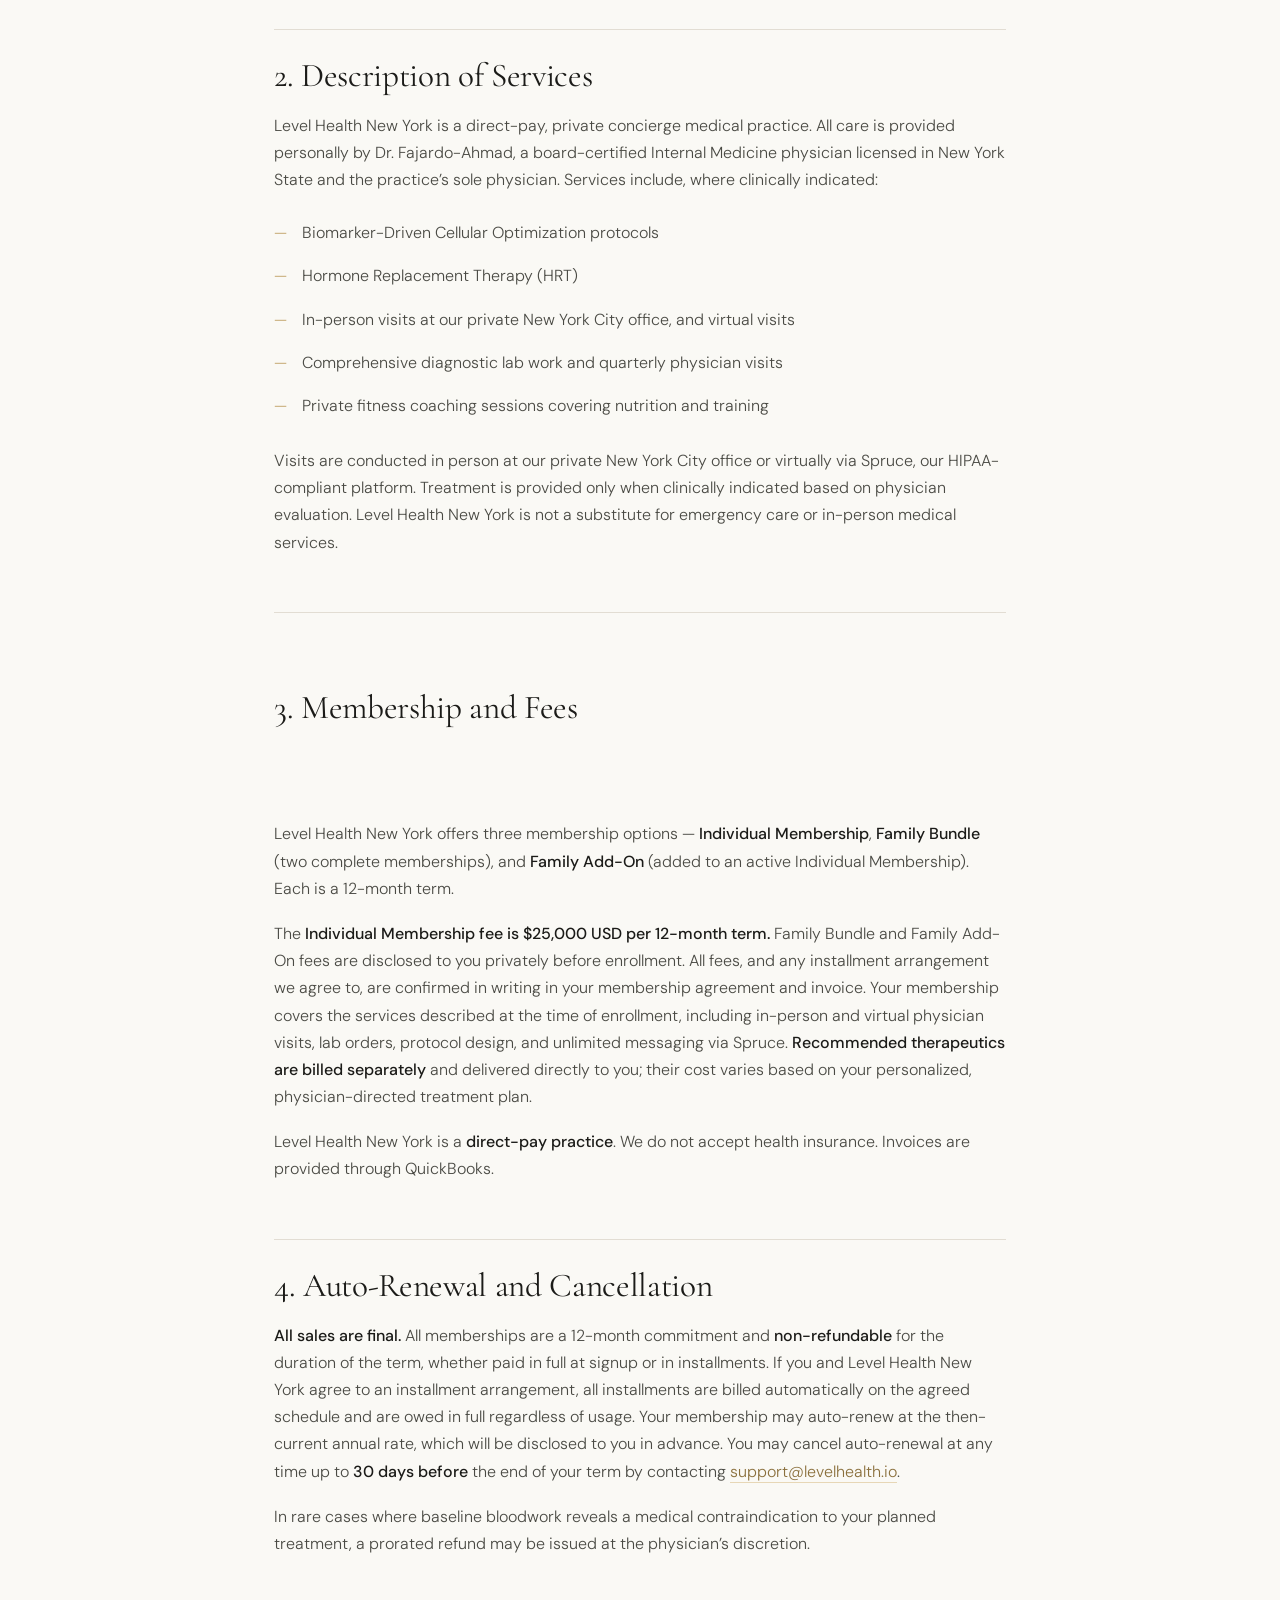
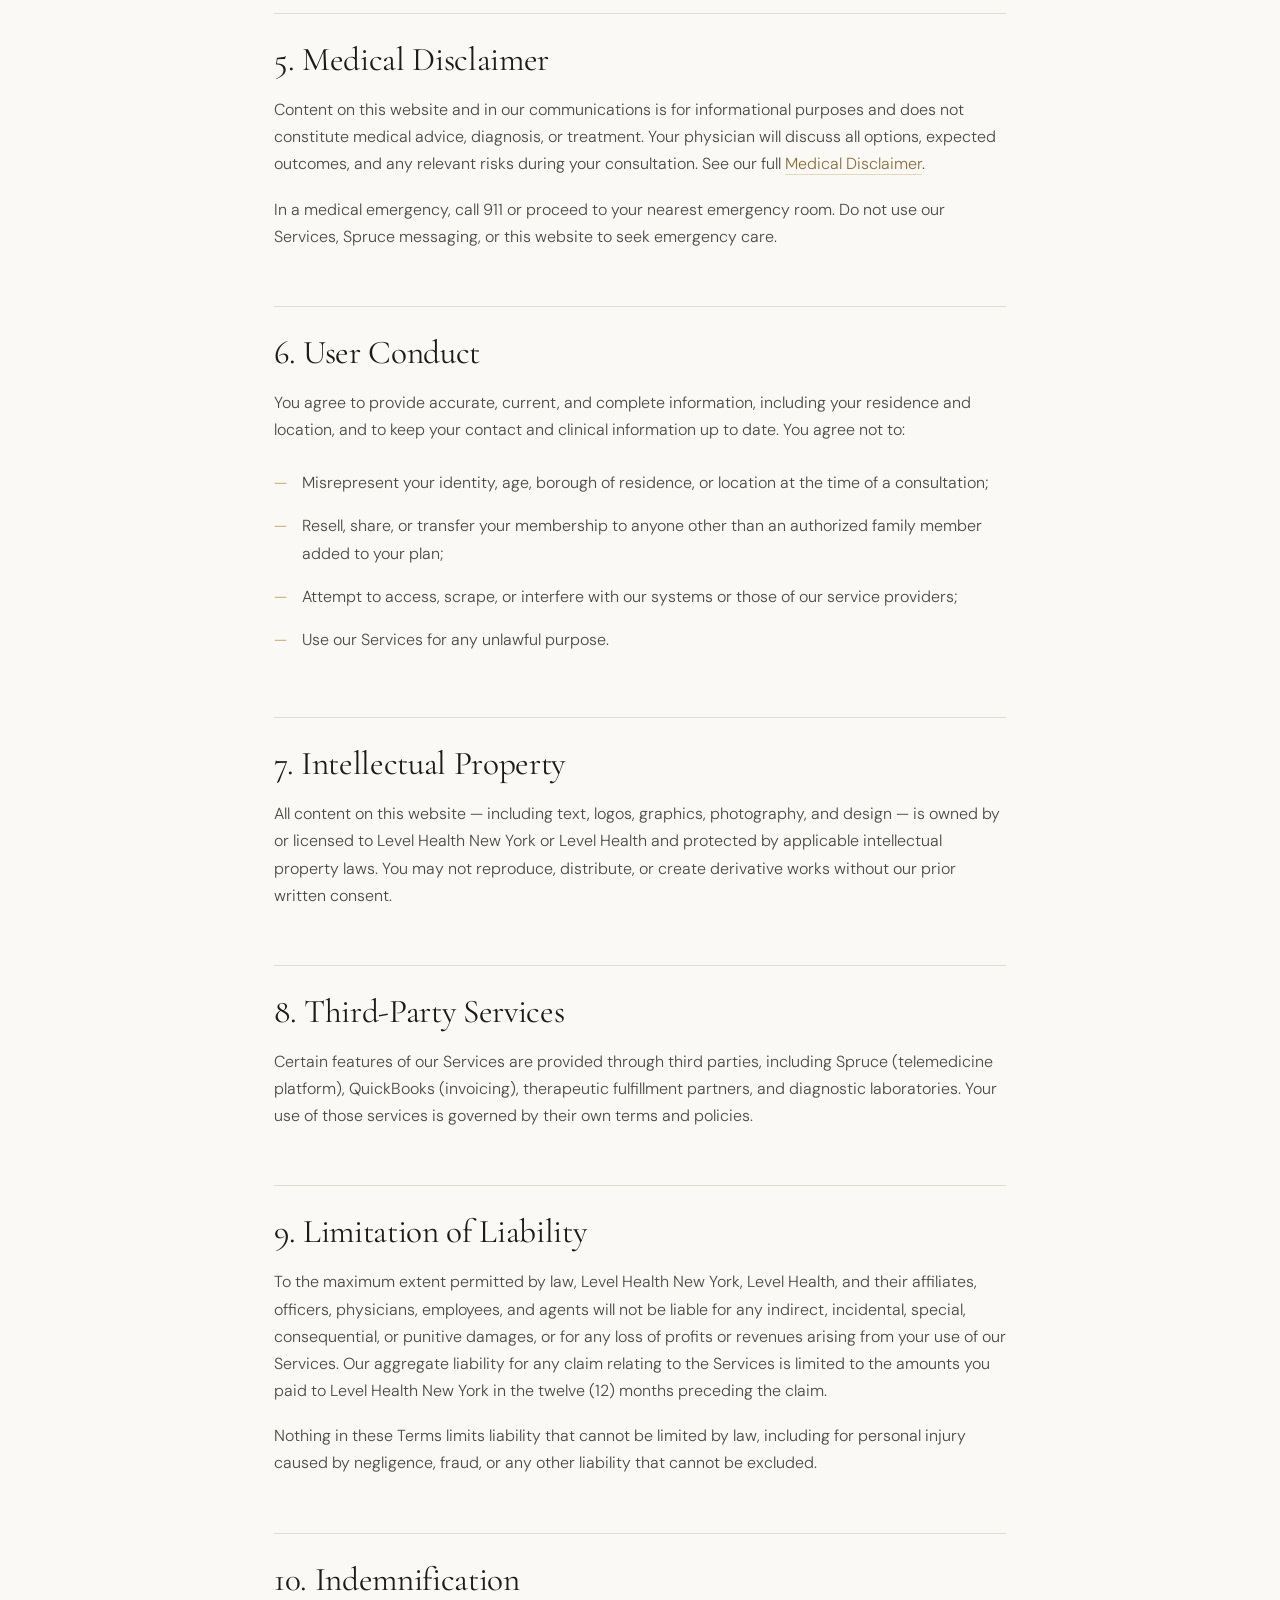
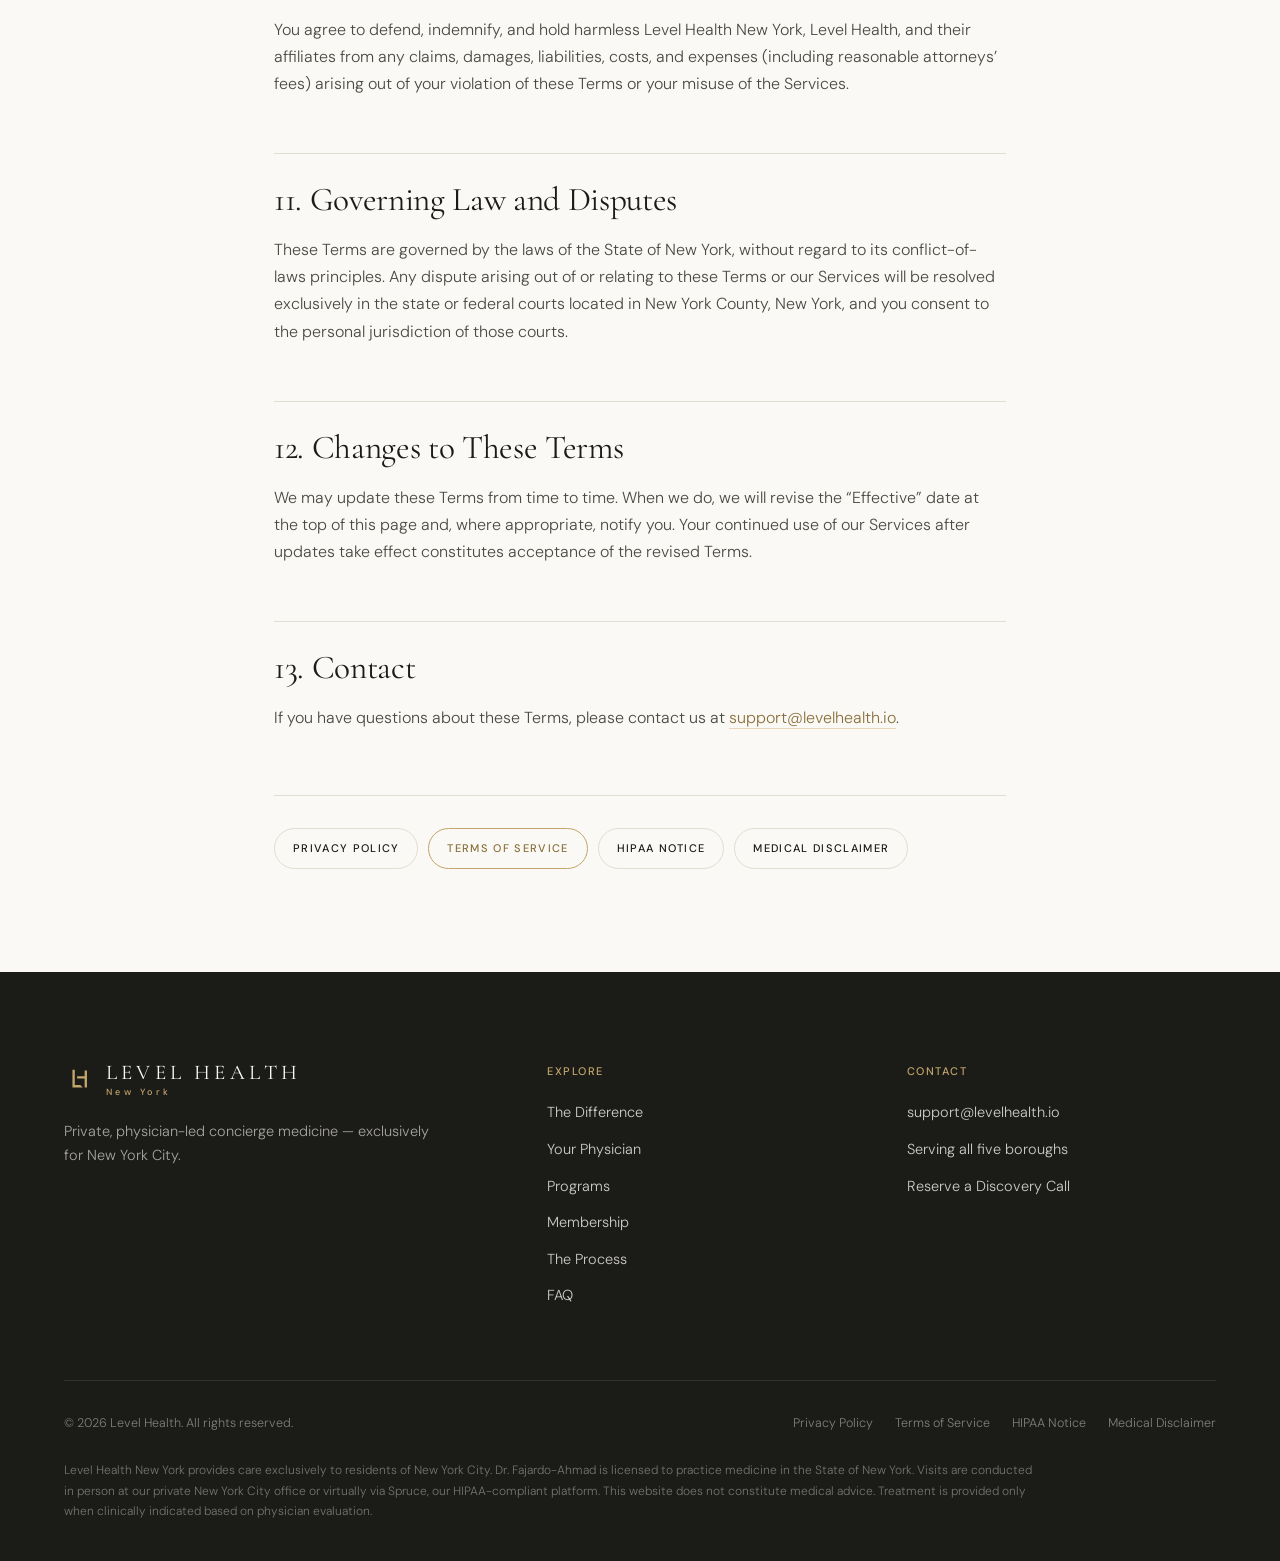
<file: terms.html>
<!DOCTYPE html>
<html lang="en">
<head>
  <meta charset="UTF-8">
  <meta name="viewport" content="width=device-width, initial-scale=1.0">
  <title>Terms of Service | Level Health New York</title>
  <meta name="description" content="Terms governing use of Level Health New York’s website and concierge medical services.">
  <link rel="icon" href="data:image/svg+xml,%3Csvg xmlns='http://www.w3.org/2000/svg' viewBox='0 0 32 32'%3E%3Crect width='32' height='32' rx='4' fill='%231B1B18'/%3E%3Cpath d='M9 6v19h11l-2.5-2.5H11.5V6zM14 13h8V7h2.5v18H22V15.5h-8z' fill='%23C2A56B'/%3E%3C/svg%3E">
  <link rel="preconnect" href="https://fonts.googleapis.com">
  <link rel="preconnect" href="https://fonts.gstatic.com" crossorigin>
  <link href="https://fonts.googleapis.com/css2?family=Cormorant+Garamond:ital,wght@0,300;0,400;0,500;1,300;1,400&family=DM+Sans:wght@300;400;500&display=swap" rel="stylesheet">
  <link rel="stylesheet" href="styles.css">
</head>
<body class="solid-header">

<header class="site-header" id="top">
  <div class="container nav">
    <a href="index.html" class="wordmark" aria-label="Level Health New York — home">
      <svg viewBox="0 0 32 32" aria-hidden="true"><path d="M9 6v19h11l-2.5-2.5H11.5V6zM14 13h8V7h2.5v18H22V15.5h-8z" fill="currentColor"/></svg>
      <span><span class="name">Level Health</span><span class="sub">New York</span></span>
    </a>
    <nav class="nav-links" id="navLinks" aria-label="Primary">
      <a href="index.html#difference">The Difference</a>
      <a href="index.html#physician">Your Physician</a>
      <a href="index.html#programs">Programs</a>
      <a href="index.html#membership">Membership</a>
      <a href="index.html#process">The Process</a>
      <a href="index.html#faq">FAQ</a>
      <a href="index.html#reserve" class="btn">Reserve</a>
    </nav>
    <button class="menu-toggle" id="menuToggle" aria-label="Open menu" aria-expanded="false" aria-controls="navLinks">
      <span></span><span></span><span></span>
    </button>
  </div>
</header>

<main>
  <section class="legal-hero">
    <div class="container">
      <p class="eyebrow light">/ Legal &nbsp;·&nbsp; Level Health New York</p>
      <h1>Terms of Service</h1>
      <p class="updated">Effective October 2026 &nbsp;·&nbsp; New York City</p>
    </div>
  </section>
  <section class="legal-body">
    <div class="container">
<p>These Terms of Service (&ldquo;Terms&rdquo;) govern your access to and use of this website and the services provided by Level Health New York, a subsidiary of Level Health (collectively, the &ldquo;Services&rdquo;). By accessing our website, submitting a consultation request, or enrolling as a member, you agree to be bound by these Terms.</p>
<div class="callout">Please read these Terms carefully. They include important provisions regarding eligibility, our New York City service area, membership fees, refunds, medical disclaimers, dispute resolution, and limitations of liability. If you do not agree to these Terms, do not use our Services.</div>
<div class="toc"><h4>On This Page</h4><ol>
<li><a href="#eligibility">Eligibility and Service Area</a></li>
<li><a href="#services">Description of Services</a></li>
<li><a href="#membership">Membership and Fees</a></li>
<li><a href="#renewal">Auto-Renewal and Cancellation</a></li>
<li><a href="#medical">Medical Disclaimer</a></li>
<li><a href="#conduct">User Conduct</a></li>
<li><a href="#ip">Intellectual Property</a></li>
<li><a href="#third-parties">Third-Party Services</a></li>
<li><a href="#liability">Limitation of Liability</a></li>
<li><a href="#indemnification">Indemnification</a></li>
<li><a href="#law">Governing Law and Disputes</a></li>
<li><a href="#changes">Changes to These Terms</a></li>
<li><a href="#contact">Contact</a></li>
</ol></div>

<h2 id="eligibility">1. Eligibility and Service Area</h2>
<p>Level Health New York serves <strong>New York City only</strong>. To enroll as a member you must:</p>
<ul>
<li>Be at least 18 years of age;</li>
<li>Reside in one of the five boroughs of New York City &mdash; Manhattan, Brooklyn, Queens, The Bronx, or Staten Island; and</li>
<li>For virtual visits, be physically located in New York State at the time of each consultation.</li>
</ul>
<p>We do not provide care to individuals who reside outside New York City. If you move outside New York City during your membership, please notify us promptly at <a href="mailto:support@levelhealth.io">support@levelhealth.io</a> so we can discuss continuity of your care.</p>

<h2 id="services">2. Description of Services</h2>
<p>Level Health New York is a direct-pay, private concierge medical practice. All care is provided personally by Dr. Fajardo-Ahmad, a board-certified Internal Medicine physician licensed in New York State and the practice&rsquo;s sole physician. Services include, where clinically indicated:</p>
<ul>
<li>Biomarker-Driven Cellular Optimization protocols</li>
<li>Hormone Replacement Therapy (HRT)</li>
<li>In-person visits at our private New York City office, and virtual visits</li>
<li>Comprehensive diagnostic lab work and quarterly physician visits</li>
<li>Private fitness coaching sessions covering nutrition and training</li>
</ul>
<p>Visits are conducted in person at our private New York City office or virtually via Spruce, our HIPAA-compliant platform. Treatment is provided only when clinically indicated based on physician evaluation. Level Health New York is not a substitute for emergency care or in-person medical services.</p>

<h2 id="membership">3. Membership and Fees</h2>
<p>Level Health New York offers three membership options &mdash; <strong>Individual Membership</strong>, <strong>Family Bundle</strong> (two complete memberships), and <strong>Family Add-On</strong> (added to an active Individual Membership). Each is a 12-month term.</p>
<p>The <strong>Individual Membership fee is $25,000 USD per 12-month term.</strong> Family Bundle and Family Add-On fees are disclosed to you privately before enrollment. All fees, and any installment arrangement we agree to, are confirmed in writing in your membership agreement and invoice. Your membership covers the services described at the time of enrollment, including in-person and virtual physician visits, lab orders, protocol design, and unlimited messaging via Spruce. <strong>Recommended therapeutics are billed separately</strong> and delivered directly to you; their cost varies based on your personalized, physician-directed treatment plan.</p>
<p>Level Health New York is a <strong>direct-pay practice</strong>. We do not accept health insurance. Invoices are provided through QuickBooks.</p>

<h2 id="renewal">4. Auto-Renewal and Cancellation</h2>
<p><strong>All sales are final.</strong> All memberships are a 12-month commitment and <strong>non-refundable</strong> for the duration of the term, whether paid in full at signup or in installments. If you and Level Health New York agree to an installment arrangement, all installments are billed automatically on the agreed schedule and are owed in full regardless of usage. Your membership may auto-renew at the then-current annual rate, which will be disclosed to you in advance. You may cancel auto-renewal at any time up to <strong>30 days before</strong> the end of your term by contacting <a href="mailto:support@levelhealth.io">support@levelhealth.io</a>.</p>
<p>In rare cases where baseline bloodwork reveals a medical contraindication to your planned treatment, a prorated refund may be issued at the physician&rsquo;s discretion.</p>

<h2 id="medical">5. Medical Disclaimer</h2>
<p>Content on this website and in our communications is for informational purposes and does not constitute medical advice, diagnosis, or treatment. Your physician will discuss all options, expected outcomes, and any relevant risks during your consultation. See our full <a href="disclaimer.html">Medical Disclaimer</a>.</p>
<p>In a medical emergency, call 911 or proceed to your nearest emergency room. Do not use our Services, Spruce messaging, or this website to seek emergency care.</p>

<h2 id="conduct">6. User Conduct</h2>
<p>You agree to provide accurate, current, and complete information, including your residence and location, and to keep your contact and clinical information up to date. You agree not to:</p>
<ul>
<li>Misrepresent your identity, age, borough of residence, or location at the time of a consultation;</li>
<li>Resell, share, or transfer your membership to anyone other than an authorized family member added to your plan;</li>
<li>Attempt to access, scrape, or interfere with our systems or those of our service providers;</li>
<li>Use our Services for any unlawful purpose.</li>
</ul>

<h2 id="ip">7. Intellectual Property</h2>
<p>All content on this website &mdash; including text, logos, graphics, photography, and design &mdash; is owned by or licensed to Level Health New York or Level Health and protected by applicable intellectual property laws. You may not reproduce, distribute, or create derivative works without our prior written consent.</p>

<h2 id="third-parties">8. Third-Party Services</h2>
<p>Certain features of our Services are provided through third parties, including Spruce (telemedicine platform), QuickBooks (invoicing), therapeutic fulfillment partners, and diagnostic laboratories. Your use of those services is governed by their own terms and policies.</p>

<h2 id="liability">9. Limitation of Liability</h2>
<p>To the maximum extent permitted by law, Level Health New York, Level Health, and their affiliates, officers, physicians, employees, and agents will not be liable for any indirect, incidental, special, consequential, or punitive damages, or for any loss of profits or revenues arising from your use of our Services. Our aggregate liability for any claim relating to the Services is limited to the amounts you paid to Level Health New York in the twelve (12) months preceding the claim.</p>
<p>Nothing in these Terms limits liability that cannot be limited by law, including for personal injury caused by negligence, fraud, or any other liability that cannot be excluded.</p>

<h2 id="indemnification">10. Indemnification</h2>
<p>You agree to defend, indemnify, and hold harmless Level Health New York, Level Health, and their affiliates from any claims, damages, liabilities, costs, and expenses (including reasonable attorneys&rsquo; fees) arising out of your violation of these Terms or your misuse of the Services.</p>

<h2 id="law">11. Governing Law and Disputes</h2>
<p>These Terms are governed by the laws of the State of New York, without regard to its conflict-of-laws principles. Any dispute arising out of or relating to these Terms or our Services will be resolved exclusively in the state or federal courts located in New York County, New York, and you consent to the personal jurisdiction of those courts.</p>

<h2 id="changes">12. Changes to These Terms</h2>
<p>We may update these Terms from time to time. When we do, we will revise the &ldquo;Effective&rdquo; date at the top of this page and, where appropriate, notify you. Your continued use of our Services after updates take effect constitutes acceptance of the revised Terms.</p>

<h2 id="contact">13. Contact</h2>
<p>If you have questions about these Terms, please contact us at <a href="mailto:support@levelhealth.io">support@levelhealth.io</a>.</p>
    <nav class="legal-nav" aria-label="Legal pages">
      <a href="privacy.html">Privacy Policy</a>
      <a href="terms.html" aria-current="page">Terms of Service</a>
      <a href="hipaa.html">HIPAA Notice</a>
      <a href="disclaimer.html">Medical Disclaimer</a>
    </nav>
    </div>
  </section>
</main>

<footer class="site-footer">
  <div class="container">
    <div class="footer-grid">
      <div>
        <a href="index.html#top" class="wordmark" aria-label="Level Health New York">
          <svg viewBox="0 0 32 32" aria-hidden="true"><path d="M9 6v19h11l-2.5-2.5H11.5V6zM14 13h8V7h2.5v18H22V15.5h-8z" fill="currentColor"/></svg>
          <span><span class="name">Level Health</span><span class="sub">New York</span></span>
        </a>
        <p>Private, physician-led concierge medicine — exclusively for New York City.</p>
      </div>
      <div>
        <h4>Explore</h4>
        <ul>
          <li><a href="index.html#difference">The Difference</a></li>
          <li><a href="index.html#physician">Your Physician</a></li>
          <li><a href="index.html#programs">Programs</a></li>
          <li><a href="index.html#membership">Membership</a></li>
          <li><a href="index.html#process">The Process</a></li>
          <li><a href="index.html#faq">FAQ</a></li>
        </ul>
      </div>
      <div>
        <h4>Contact</h4>
        <ul>
          <li><a href="mailto:support@levelhealth.io">support@levelhealth.io</a></li>
          <li>Serving all five boroughs</li>
          <li><a href="index.html#reserve">Reserve a Discovery Call</a></li>
        </ul>
      </div>
    </div>
    <div class="footer-legal">
      <span>© <span id="year">2026</span> Level Health. All rights reserved.</span>
      <div class="links">
        <a href="privacy.html">Privacy Policy</a>
        <a href="terms.html">Terms of Service</a>
        <a href="hipaa.html">HIPAA Notice</a>
        <a href="disclaimer.html">Medical Disclaimer</a>
      </div>
    </div>
    <p class="disclaimer">Level Health New York provides care exclusively to residents of New York City. Dr. Fajardo-Ahmad is licensed to practice medicine in the State of New York. Visits are conducted in person at our private New York City office or virtually via Spruce, our HIPAA-compliant platform. This website does not constitute medical advice. Treatment is provided only when clinically indicated based on physician evaluation.</p>
  </div>
</footer>

<script src="main.js"></script>
</body>
</html>
</file>
<file: styles.css>
/* Level Health New York — palette & type modeled on the private-concierge aesthetic */
:root {
  --bg: #FAF9F5;
  --fg: #1B1B18;
  --secondary: #F5F4F0;
  --card: #F3F1EA;
  --muted: #7F7E76;
  --border: #E2DDD3;
  --accent: #C2A56B;
  --accent-light: #E7D7B6;
  --on-dark: #FAF9F5;
  --on-dark-muted: rgba(250, 249, 245, .62);
  --radius: 4px;
  --serif: "Cormorant Garamond", Georgia, serif;
  --sans: "DM Sans", system-ui, sans-serif;
  --pad-x: clamp(16px, 5vw, 80px);
}

* { box-sizing: border-box; margin: 0; padding: 0; }
html { scroll-behavior: smooth; scroll-padding-top: 80px; }
body {
  background: var(--bg);
  color: var(--fg);
  font-family: var(--sans);
  font-size: 16px;
  font-weight: 300;
  line-height: 1.7;
  -webkit-font-smoothing: antialiased;
  overflow-x: hidden;
}
img { max-width: 100%; height: auto; display: block; }
a { color: inherit; text-decoration: none; }
ul { list-style: none; }

.container { width: 100%; max-width: 1280px; margin: 0 auto; padding: 0 var(--pad-x); }
.section { padding: clamp(80px, 12vw, 160px) 0; }
.bg-secondary { background: var(--secondary); }
.bg-dark { background: var(--fg); color: var(--on-dark); }

/* ---------- Type ---------- */
.eyebrow {
  font-family: var(--sans);
  font-size: 11px;
  font-weight: 500;
  letter-spacing: .12em;
  text-transform: uppercase;
  color: var(--accent);
  margin-bottom: 28px;
}
.eyebrow.light { color: var(--accent-light); }
h1, h2, h3, .serif { font-family: var(--serif); font-weight: 300; line-height: 1.08; }
h1 { font-size: clamp(44px, 7vw, 96px); letter-spacing: -.02em; }
h2 { font-size: clamp(34px, 5vw, 64px); letter-spacing: -.01em; }
h3 { font-size: clamp(24px, 2.4vw, 30px); font-weight: 400; line-height: 1.2; }
em, .italic { font-style: italic; }
.lede { font-size: clamp(16px, 1.3vw, 18px); color: var(--muted); max-width: 620px; }
.bg-dark .lede { color: var(--on-dark-muted); }
.gold { color: var(--accent); }

/* ---------- Buttons ---------- */
.btn {
  display: inline-flex; align-items: center; justify-content: center; gap: 10px;
  font-family: var(--sans); font-size: 11px; font-weight: 500;
  letter-spacing: .16em; text-transform: uppercase;
  padding: 18px 34px; border-radius: var(--radius);
  border: 1px solid transparent; cursor: pointer;
  transition: background .35s, color .35s, border-color .35s;
}
.btn-gold { background: var(--accent); color: var(--fg); }
.btn-gold:hover { background: var(--accent-light); }
.btn-outline-light { border-color: rgba(250,249,245,.45); color: var(--on-dark); }
.btn-outline-light:hover { border-color: var(--accent); color: var(--accent-light); }
.btn-outline { border-color: var(--fg); color: var(--fg); }
.btn-outline:hover { background: var(--fg); color: var(--bg); }
.btn-dark { background: var(--fg); color: var(--bg); }
.btn-dark:hover { background: #33332e; }

/* ---------- Header ---------- */
.site-header {
  position: fixed; inset: 0 0 auto 0; z-index: 50;
  transition: background .5s, border-color .5s, color .5s;
  color: var(--on-dark);
  border-bottom: 1px solid transparent;
}
.site-header.scrolled {
  background: rgba(250, 249, 245, .94);
  backdrop-filter: blur(10px);
  color: var(--fg);
  border-bottom-color: var(--border);
}
.nav { display: flex; align-items: center; justify-content: space-between; height: 76px; gap: 24px; }
.wordmark { display: flex; align-items: center; gap: 12px; line-height: 1; }
.wordmark svg { width: 30px; height: 30px; color: var(--accent); flex: none; }
.wordmark .name { font-family: var(--serif); font-size: 21px; letter-spacing: .2em; text-transform: uppercase; font-weight: 400; }
.wordmark .sub { display: block; font-family: var(--sans); font-size: 9px; letter-spacing: .38em; color: var(--accent); margin-top: 5px; font-weight: 500; }
.nav-links { display: flex; align-items: center; gap: clamp(18px, 2.2vw, 34px); }
.nav-links a:not(.btn) {
  font-size: 11px; font-weight: 500; letter-spacing: .12em; text-transform: uppercase;
  position: relative; padding: 4px 0;
}
.nav-links a:not(.btn)::after {
  content: ""; position: absolute; left: 0; bottom: 0; width: 100%; height: 1px;
  background: var(--accent); transform: scaleX(0); transform-origin: right; transition: transform .4s;
}
.nav-links a:not(.btn):hover::after { transform: scaleX(1); transform-origin: left; }
.nav-links .btn { padding: 12px 22px; border: 1px solid var(--accent); color: var(--accent); background: transparent; }
.nav-links .btn:hover { background: var(--accent); color: var(--fg); }
.menu-toggle { display: none; background: none; border: 0; color: inherit; cursor: pointer; padding: 8px; }
.menu-toggle span { display: block; width: 24px; height: 1px; background: currentColor; margin: 6px 0; transition: transform .3s, opacity .3s; }

@media (max-width: 1080px) {
  .menu-toggle { display: block; }
  .nav-links {
    position: fixed; inset: 76px 0 auto 0; flex-direction: column; align-items: flex-start;
    background: var(--fg); color: var(--on-dark); padding: 28px var(--pad-x) 36px; gap: 22px;
    transform: translateY(-120%); transition: transform .45s; border-bottom: 1px solid #33332e;
  }
  .nav-links.open { transform: none; }
  .site-header.menu-open { background: var(--fg); color: var(--on-dark); }
  .menu-open .menu-toggle span:nth-child(1) { transform: translateY(7px) rotate(45deg); }
  .menu-open .menu-toggle span:nth-child(2) { opacity: 0; }
  .menu-open .menu-toggle span:nth-child(3) { transform: translateY(-7px) rotate(-45deg); }
}

/* ---------- Hero ---------- */
.hero {
  position: relative; min-height: 100vh; min-height: 100svh; display: flex; align-items: center;
  background:
    radial-gradient(ellipse 70% 55% at 72% 38%, rgba(194,165,107,.20), transparent 70%),
    radial-gradient(ellipse 60% 80% at 10% 100%, rgba(194,165,107,.08), transparent 70%),
    linear-gradient(180deg, #121210 0%, #1B1B18 55%, #23221d 100%);
  color: var(--on-dark); overflow: hidden;
}
  position: absolute; left: 0; right: 0; bottom: 0; width: 100%; height: auto; min-width: 900px;
  color: var(--accent); opacity: .55; pointer-events: none;
}
.hero-inner { position: relative; padding-top: 120px; padding-bottom: 180px; }
.hero h1 { max-width: 980px; margin-bottom: 32px; }
.hero h1 em { color: var(--accent-light); }
.hero p.lede { max-width: 640px; margin-bottom: 44px; }
.hero-ctas { display: flex; flex-wrap: wrap; gap: 14px; }
.hero-meta {
  position: absolute; right: var(--pad-x); bottom: 48px; text-align: right;
  font-size: 11px; letter-spacing: .14em; text-transform: uppercase; color: var(--on-dark-muted);
}
@media (max-width: 720px) { .hero-meta { display: none; } .hero-ctas .btn { width: 100%; } }

/* ---------- Reality / quote ---------- */
.quote-block { text-align: center; max-width: 920px; margin: 0 auto; }
.quote-block blockquote { font-family: var(--serif); font-style: italic; font-weight: 300; font-size: clamp(30px, 4.4vw, 56px); line-height: 1.15; margin-bottom: 40px; }
.quote-block .symptoms { color: var(--muted); font-size: 17px; max-width: 640px; margin: 0 auto 28px; }
.quote-block .strong { font-family: var(--serif); font-size: clamp(22px, 2.4vw, 30px); margin-bottom: 26px; }
.divider-dot { color: var(--accent); font-size: 24px; margin: 6px 0 22px; }
.quote-block .stepin { font-size: 11px; letter-spacing: .16em; text-transform: uppercase; font-weight: 500; color: var(--accent); }

/* ---------- Difference list ---------- */
.split { display: grid; grid-template-columns: 1fr 1.15fr; gap: clamp(40px, 7vw, 120px); align-items: start; }
@media (max-width: 900px) { .split { grid-template-columns: 1fr; } }
.difference-list li {
  display: grid; grid-template-columns: 44px 1fr; align-items: baseline;
  padding: 22px 0; border-bottom: 1px solid var(--border);
  font-family: var(--serif); font-size: clamp(20px, 2vw, 26px); font-weight: 400; line-height: 1.3;
}
.difference-list li:first-child { border-top: 1px solid var(--border); }
.difference-list li::before { content: "—"; color: var(--accent); font-family: var(--sans); font-size: 16px; }
.difference-list small { display: block; font-family: var(--sans); font-size: 14px; color: var(--muted); font-weight: 300; margin-top: 6px; letter-spacing: 0; }

/* ---------- Physician ---------- */
.physician { display: grid; grid-template-columns: .9fr 1.1fr; gap: clamp(40px, 7vw, 110px); align-items: center; }
@media (max-width: 900px) { .physician { grid-template-columns: 1fr; } }
.portrait { position: relative; }
.portrait img { width: 100%; aspect-ratio: 4/5; object-fit: cover; object-position: center top; border-radius: var(--radius); filter: saturate(.92); }
.portrait::after {
  content: ""; position: absolute; inset: 18px -18px -18px 18px; border: 1px solid var(--accent);
  border-radius: var(--radius); z-index: -1; opacity: .7;
}
.portrait-wrap { position: relative; z-index: 0; }
.credentials { display: flex; flex-wrap: wrap; gap: 10px; margin: 28px 0 34px; }
.credentials span {
  font-size: 10px; letter-spacing: .14em; text-transform: uppercase; font-weight: 500;
  border: 1px solid rgba(194,165,107,.5); color: var(--accent-light); padding: 8px 14px; border-radius: 999px;
}
.physician p + p { margin-top: 18px; }
.physician .bio { color: var(--on-dark-muted); }
.signature { font-family: var(--serif); font-style: italic; font-size: 30px; color: var(--accent-light); margin-top: 34px; }

/* ---------- Programs ---------- */
.section-head { display: flex; justify-content: space-between; align-items: flex-end; gap: 40px; margin-bottom: clamp(48px, 6vw, 80px); flex-wrap: wrap; }
.section-head h2 { max-width: 720px; }
.programs { display: grid; grid-template-columns: 1fr 1fr; gap: 28px; }
@media (max-width: 860px) { .programs { grid-template-columns: 1fr; } }
.program {
  background: var(--bg); border: 1px solid var(--border); border-radius: var(--radius);
  padding: clamp(32px, 4vw, 56px); display: flex; flex-direction: column; gap: 22px;
  transition: border-color .4s, transform .4s;
}
.program:hover { border-color: var(--accent); transform: translateY(-4px); }
.program .num { font-family: var(--serif); font-style: italic; font-size: 54px; color: var(--accent); line-height: 1; }
.program h3 { font-size: clamp(28px, 2.8vw, 36px); font-weight: 300; }
.program p { color: var(--muted); }
.program ul li { padding: 10px 0; border-top: 1px solid var(--border); font-size: 15px; display: flex; gap: 12px; }
.program ul li::before { content: "·"; color: var(--accent); font-weight: 700; }

/* ---------- Membership ---------- */
.philosophy { max-width: 760px; margin: 0 auto clamp(56px, 7vw, 90px); text-align: center; }
.philosophy p { color: var(--on-dark-muted); margin-top: 20px; }
.tiers { display: grid; grid-template-columns: repeat(3, 1fr); gap: 24px; }
@media (max-width: 980px) { .tiers { grid-template-columns: 1fr; max-width: 560px; margin: 0 auto; } }
.tier {
  position: relative; border: 1px solid rgba(250,249,245,.14); border-radius: var(--radius);
  padding: 44px 36px 40px; display: flex; flex-direction: column;
  background: rgba(250,249,245,.02); transition: border-color .4s;
}
.tier:hover { border-color: var(--accent); }
.tier.featured { border-color: var(--accent); background: rgba(194,165,107,.06); }
.tier .badge {
  position: absolute; top: -12px; left: 36px; background: var(--accent); color: var(--fg);
  font-size: 10px; letter-spacing: .16em; text-transform: uppercase; font-weight: 500; padding: 5px 12px; border-radius: 2px;
}
.tier h3 { font-size: 32px; font-weight: 300; margin-bottom: 6px; }
.tier .tagline { color: var(--on-dark-muted); font-size: 15px; margin-bottom: 28px; min-height: 52px; }
.tier .price { font-family: var(--serif); font-style: italic; font-size: 22px; color: var(--accent-light); padding: 18px 0; border-top: 1px solid rgba(250,249,245,.12); border-bottom: 1px solid rgba(250,249,245,.12); margin-bottom: 26px; }
.tier .price small { display: block; font-family: var(--sans); font-style: normal; font-size: 11px; letter-spacing: .12em; text-transform: uppercase; color: var(--on-dark-muted); margin-top: 4px; }
.tier .term { font-size: 14px; color: var(--on-dark-muted); margin-bottom: 30px; flex: 1; }
.tier .btn { width: 100%; }
.includes { margin-top: clamp(56px, 7vw, 90px); border-top: 1px solid rgba(250,249,245,.14); padding-top: 48px; }
.includes .eyebrow { text-align: center; }
.includes ul { display: grid; grid-template-columns: repeat(2, 1fr); column-gap: 60px; max-width: 980px; margin: 0 auto; }
@media (max-width: 760px) { .includes ul { grid-template-columns: 1fr; } }
.includes li { padding: 14px 0; border-bottom: 1px solid rgba(250,249,245,.08); display: grid; grid-template-columns: 28px 1fr; font-size: 15px; color: rgba(250,249,245,.85); }
.includes li::before { content: "—"; color: var(--accent); }
.fine-print { max-width: 860px; margin: 48px auto 0; text-align: center; font-size: 12.5px; color: rgba(250,249,245,.45); line-height: 1.7; }

/* ---------- Process ---------- */
.steps { display: grid; grid-template-columns: repeat(5, 1fr); gap: 0; border-top: 1px solid var(--border); }
@media (max-width: 1000px) { .steps { grid-template-columns: 1fr; } }
.step { padding: 40px 28px 40px 0; border-right: 1px solid var(--border); padding-left: 28px; }
.step:first-child { padding-left: 0; }
.step:last-child { border-right: 0; }
@media (max-width: 1000px) {
  .step { border-right: 0; border-bottom: 1px solid var(--border); padding: 30px 0; display: grid; grid-template-columns: 64px 1fr; column-gap: 12px; }
  .step .n { grid-row: span 2; }
}
.step .n { font-family: var(--serif); font-size: 46px; font-weight: 300; color: var(--accent); line-height: 1; margin-bottom: 22px; }
.step h3 { font-size: 22px; margin-bottom: 12px; }
.step p { font-size: 14.5px; color: var(--muted); }
.process-note { margin-top: 36px; font-size: 13px; color: var(--muted); }

/* ---------- Who we serve ---------- */
.serve { display: grid; grid-template-columns: repeat(3, 1fr); gap: 1px; background: var(--border); border: 1px solid var(--border); border-radius: var(--radius); overflow: hidden; }
@media (max-width: 900px) { .serve { grid-template-columns: 1fr; } }
.serve > * { background: var(--secondary); padding: clamp(32px, 4vw, 48px); min-height: 230px; display: flex; flex-direction: column; justify-content: space-between; gap: 28px; transition: background .4s; }
.serve > *:hover { background: var(--bg); }
.serve .idx { font-size: 11px; letter-spacing: .14em; color: var(--accent); font-weight: 500; }
.serve h3 { margin-bottom: 10px; }
.serve p { color: var(--muted); font-size: 15px; }
.serve .cta-cell { background: var(--fg); color: var(--on-dark); }
.serve .cta-cell:hover { background: #26261f; }
.serve .cta-cell p { color: var(--on-dark-muted); }

/* ---------- Statement ---------- */
.statement {
  position: relative; text-align: center; color: var(--on-dark); padding: clamp(110px, 14vw, 190px) 0;
  background:
    radial-gradient(ellipse 50% 70% at 50% 50%, rgba(194,165,107,.16), transparent 70%),
    #141412;
  overflow: hidden;
}
.statement blockquote { font-family: var(--serif); font-style: italic; font-weight: 300; font-size: clamp(32px, 4.6vw, 62px); line-height: 1.12; max-width: 980px; margin: 0 auto 32px; }
.statement p { color: var(--on-dark-muted); max-width: 620px; margin: 0 auto 40px; }
.statement .rule { width: 60px; height: 1px; background: var(--accent); margin: 0 auto 36px; }

/* ---------- FAQ ---------- */
.faq-list { border-top: 1px solid var(--border); }
.faq-item { border-bottom: 1px solid var(--border); }
.faq-item summary {
  list-style: none; cursor: pointer; display: flex; justify-content: space-between; align-items: center; gap: 24px;
  padding: 28px 0; font-family: var(--serif); font-size: clamp(21px, 2vw, 26px); font-weight: 400;
}
.faq-item summary::-webkit-details-marker { display: none; }
.faq-item summary .plus { position: relative; width: 14px; height: 14px; flex: none; }
.faq-item summary .plus::before, .faq-item summary .plus::after { content: ""; position: absolute; background: var(--accent); transition: transform .35s; }
.faq-item summary .plus::before { left: 0; right: 0; top: 50%; height: 1px; }
.faq-item summary .plus::after { top: 0; bottom: 0; left: 50%; width: 1px; }
.faq-item[open] summary .plus::after { transform: scaleY(0); }
.faq-item .answer { color: var(--muted); padding: 0 0 30px; max-width: 820px; }

/* ---------- Reserve form ---------- */
.reserve { display: grid; grid-template-columns: .85fr 1.15fr; gap: clamp(40px, 7vw, 110px); align-items: start; }
@media (max-width: 960px) { .reserve { grid-template-columns: 1fr; } }
.reserve-aside p { color: var(--muted); margin-top: 22px; }
.contact-lines { margin-top: 40px; border-top: 1px solid var(--border); }
.contact-lines div { padding: 18px 0; border-bottom: 1px solid var(--border); display: flex; justify-content: space-between; gap: 20px; font-size: 15px; flex-wrap: wrap; }
.contact-lines span:first-child { font-size: 11px; letter-spacing: .12em; text-transform: uppercase; color: var(--muted); font-weight: 500; }
.contact-lines a:hover { color: var(--accent); }

.form { background: var(--bg); border: 1px solid var(--border); border-radius: var(--radius); padding: clamp(28px, 4vw, 52px); }
.form-grid { display: grid; grid-template-columns: 1fr 1fr; gap: 22px 22px; }
.form-grid .full { grid-column: 1 / -1; }
@media (max-width: 620px) { .form-grid { grid-template-columns: 1fr; } }
.field label, .field legend { display: block; font-size: 11px; font-weight: 500; letter-spacing: .12em; text-transform: uppercase; color: var(--muted); margin-bottom: 10px; }
.field input, .field select, .field textarea {
  width: 100%; font: inherit; font-size: 15px; font-weight: 400; color: var(--fg);
  background: #fff; border: 1px solid var(--border); border-radius: var(--radius); padding: 14px 16px;
  transition: border-color .3s; appearance: none; -webkit-appearance: none;
}
.field select {
  background-image: url("data:image/svg+xml,%3Csvg xmlns='http://www.w3.org/2000/svg' width='12' height='8' viewBox='0 0 12 8'%3E%3Cpath d='M1 1l5 5 5-5' fill='none' stroke='%23C2A56B' stroke-width='1.2'/%3E%3C/svg%3E");
  background-repeat: no-repeat; background-position: right 16px center; padding-right: 40px;
}
.field textarea { min-height: 120px; resize: vertical; }
.field input:focus, .field select:focus, .field textarea:focus { outline: none; border-color: var(--accent); }
.field.invalid input, .field.invalid select { border-color: #b4534a; }
fieldset.field { border: 0; }
.choice-row { display: grid; grid-template-columns: 1fr 1fr; gap: 12px; }
@media (max-width: 620px) { .choice-row { grid-template-columns: 1fr; } }
.choice { position: relative; }
.choice input { position: absolute; opacity: 0; pointer-events: none; }
.choice span { display: block; border: 1px solid var(--border); border-radius: var(--radius); padding: 14px 16px; font-size: 14.5px; cursor: pointer; background: #fff; transition: border-color .3s, background .3s; }
.choice input:checked + span { border-color: var(--accent); background: rgba(194,165,107,.08); }
.choice input:focus-visible + span { outline: 2px solid var(--accent); outline-offset: 2px; }
.check { display: flex; gap: 12px; align-items: flex-start; font-size: 14px; color: var(--muted); }
.check.invalid { color: #b4534a; }
.check input { margin-top: 5px; accent-color: var(--accent); width: 16px; height: 16px; flex: none; }
.form .btn { width: 100%; margin-top: 8px; padding: 20px; }
.form-note { font-size: 12.5px; color: var(--muted); margin-top: 16px; text-align: center; }
.form-status { margin-top: 18px; font-size: 14px; text-align: center; min-height: 1em; }
.form-status.error { color: #b4534a; }
.form-success { text-align: center; padding: 40px 10px; }
.form-success h3 { font-size: 36px; margin: 10px 0 14px; font-weight: 300; }
.form-success p { color: var(--muted); }

/* ---------- Footer ---------- */
.site-footer { background: var(--fg); color: var(--on-dark); padding: 90px 0 40px; }
.footer-grid { display: grid; grid-template-columns: 1.4fr 1fr 1fr; gap: 50px; padding-bottom: 60px; border-bottom: 1px solid rgba(250,249,245,.1); }
@media (max-width: 820px) { .footer-grid { grid-template-columns: 1fr; } }
.footer-grid p { color: var(--on-dark-muted); font-size: 14.5px; margin-top: 22px; max-width: 380px; }
.footer-grid h4 { font-size: 11px; letter-spacing: .14em; text-transform: uppercase; color: var(--accent); font-weight: 500; margin-bottom: 20px; }
.footer-grid li { margin-bottom: 12px; font-size: 14.5px; color: rgba(250,249,245,.8); }
.footer-grid a:hover { color: var(--accent-light); }
.footer-legal { padding-top: 32px; display: flex; justify-content: space-between; gap: 24px; flex-wrap: wrap; font-size: 12.5px; color: rgba(250,249,245,.45); }
.footer-legal .links { display: flex; gap: 22px; flex-wrap: wrap; }
.footer-legal a:hover { color: var(--accent-light); }
.disclaimer { font-size: 12px; color: rgba(250,249,245,.4); margin-top: 26px; max-width: 980px; line-height: 1.7; }

/* ---------- Reveal ---------- */
.js .reveal { opacity: 0; transform: translateY(26px); transition: opacity 1s ease, transform 1s ease; }
.js .reveal.in { opacity: 1; transform: none; }
@media (prefers-reduced-motion: reduce) {
  html { scroll-behavior: auto; }
  .js .reveal { opacity: 1; transform: none; transition: none; }
}

/* ---------- Legal pages ---------- */
.legal-hero { background: var(--fg); color: var(--on-dark); padding: 170px 0 80px; }
.legal-hero h1 { font-size: clamp(40px, 5.5vw, 72px); margin-bottom: 18px; }
.legal-hero .updated { font-size: 11px; letter-spacing: .14em; text-transform: uppercase; color: var(--on-dark-muted); }
.legal-body { padding: clamp(60px, 8vw, 110px) 0; }
.legal-body .container { max-width: 860px; }
.legal-body p, .legal-body li { color: #4a4a44; font-size: 16px; }
.legal-body p { margin-bottom: 18px; }
.legal-body h2 { font-size: clamp(26px, 2.6vw, 34px); font-weight: 400; margin: 56px 0 18px; padding-top: 28px; border-top: 1px solid var(--border); }
.legal-body h3 { font-size: 22px; margin: 28px 0 10px; }
.legal-body ul { margin: 0 0 20px; }
.legal-body ul li { padding: 8px 0 8px 28px; position: relative; }
.legal-body ul li::before { content: "—"; position: absolute; left: 0; color: var(--accent); }
.legal-body a { color: #8a6f3c; border-bottom: 1px solid var(--accent-light); }
.legal-body a:hover { color: var(--fg); border-color: var(--accent); }
.legal-body strong { font-weight: 500; color: var(--fg); }
.callout { background: var(--secondary); border-left: 2px solid var(--accent); padding: 22px 26px; margin: 28px 0; font-size: 15px; color: #4a4a44; border-radius: 0 var(--radius) var(--radius) 0; }
.callout.alert { border-left-color: #b4534a; }
.toc { border: 1px solid var(--border); border-radius: var(--radius); padding: 28px 32px; margin: 36px 0 12px; background: var(--bg); }
.toc h4 { font-size: 11px; letter-spacing: .14em; text-transform: uppercase; color: var(--accent); font-weight: 500; margin-bottom: 14px; }
.toc ol { padding-left: 20px; columns: 2; column-gap: 40px; }
@media (max-width: 640px) { .toc ol { columns: 1; } }
.toc li { padding: 4px 0; font-size: 15px; break-inside: avoid; }
.toc a { border: 0; color: var(--fg); }
.toc a:hover { color: var(--accent); }
.legal-nav { display: flex; flex-wrap: wrap; gap: 10px; margin-top: 64px; padding-top: 32px; border-top: 1px solid var(--border); }
.legal-nav a { border: 1px solid var(--border); padding: 10px 18px; border-radius: 999px; font-size: 11px; letter-spacing: .12em; text-transform: uppercase; font-weight: 500; color: var(--fg); }
.legal-nav a:hover, .legal-nav a[aria-current] { border-color: var(--accent); color: #8a6f3c; }

/* ---------- Photography ---------- */
.hero-photo { position: absolute; inset: 0; width: 100%; height: 100%; object-fit: cover; object-position: center 40%; }
.hero-shade {
  position: absolute; inset: 0;
  background:
    linear-gradient(90deg, rgba(18,18,16,.88) 0%, rgba(18,18,16,.62) 45%, rgba(18,18,16,.25) 100%),
    linear-gradient(180deg, rgba(18,18,16,.55) 0%, transparent 30%, transparent 70%, rgba(18,18,16,.7) 100%);
}
@media (max-width: 720px) { .hero-shade { background: linear-gradient(180deg, rgba(18,18,16,.7), rgba(18,18,16,.82)); } }
.hero-inner { padding-bottom: 140px; }

.visits { display: grid; grid-template-columns: 1.05fr 1fr; gap: clamp(40px, 7vw, 110px); align-items: center; }
@media (max-width: 900px) { .visits { grid-template-columns: 1fr; } }
.visits-photo { position: relative; }
.visits-photo img { width: 100%; aspect-ratio: 4/3.4; object-fit: cover; border-radius: var(--radius); }
.photo-tag {
  position: absolute; left: 20px; bottom: 20px; background: rgba(27,27,24,.82); color: var(--accent-light);
  font-size: 10px; letter-spacing: .16em; text-transform: uppercase; font-weight: 500; padding: 10px 16px; border-radius: 2px; backdrop-filter: blur(6px);
}
.visit-options { margin-top: 36px; border-top: 1px solid var(--border); }
.visit-options li { display: grid; grid-template-columns: 130px 1fr; gap: 16px; padding: 20px 0; border-bottom: 1px solid var(--border); }
@media (max-width: 520px) { .visit-options li { grid-template-columns: 1fr; gap: 4px; } }
.visit-options strong { font-family: var(--serif); font-size: 24px; font-weight: 400; line-height: 1.2; }
.visit-options span { color: var(--muted); font-size: 15px; }

.program { overflow: hidden; }
.program-photo { width: calc(100% + 2 * clamp(32px, 4vw, 56px)); max-width: none; margin: calc(-1 * clamp(32px, 4vw, 56px)) calc(-1 * clamp(32px, 4vw, 56px)) 6px; aspect-ratio: 16/9; object-fit: cover; filter: saturate(.85); }

.price-figure { font-style: normal !important; font-size: 44px !important; color: var(--on-dark) !important; line-height: 1.1; }
.price-figure span { font-family: var(--sans); font-size: 13px; color: var(--on-dark-muted); margin-left: 6px; letter-spacing: .04em; }

.serve-banner { margin-bottom: 28px; border-radius: var(--radius); overflow: hidden; }
.serve-banner img { width: 100%; aspect-ratio: 21/8; object-fit: cover; object-position: center 40%; }
@media (max-width: 720px) { .serve-banner img { aspect-ratio: 4/3; } }

.statement-photo { position: absolute; inset: 0; width: 100%; height: 100%; object-fit: cover; opacity: .45; }
.statement > .container { position: relative; }

.reserve-photo { margin-top: 36px; border-radius: var(--radius); overflow: hidden; }
.reserve-photo img { width: 100%; aspect-ratio: 16/10; object-fit: cover; }

/* Reality quote: compact */
.section.reality { padding: clamp(56px, 6vw, 96px) 0; }
.reality .eyebrow { margin-bottom: 20px; }
.reality blockquote { margin-bottom: 24px; }
.reality .symptoms { margin-bottom: 20px; }
.reality .strong { margin-bottom: 0; }
.reality .stepin { margin-top: 22px; padding-top: 22px; border-top: 1px solid var(--accent-light); display: inline-block; }

/* The Difference: header row + compact grid */
.difference-head { display: grid; grid-template-columns: 1fr 1fr; gap: clamp(32px, 6vw, 96px); align-items: end; margin-bottom: clamp(44px, 5vw, 72px); }
.difference-head .lede { margin-bottom: 30px; }
@media (max-width: 900px) { .difference-head { grid-template-columns: 1fr; align-items: start; } }
.difference-grid {
  display: grid; grid-template-columns: repeat(5, 1fr);
  border-top: 1px solid var(--border); border-left: 1px solid var(--border);
}
.difference-grid li {
  padding: 30px 26px 34px; border-right: 1px solid var(--border); border-bottom: 1px solid var(--border);
  background: var(--secondary); transition: background .4s;
}
.difference-grid li:hover { background: var(--bg); }
.difference-grid .dn { display: block; font-family: var(--serif); font-style: italic; font-size: 26px; color: var(--accent); line-height: 1; margin-bottom: 18px; }
.difference-grid h3 { font-size: 22px; line-height: 1.2; margin-bottom: 10px; }
.difference-grid p { font-size: 14px; color: var(--muted); line-height: 1.6; }
@media (max-width: 1100px) { .difference-grid { grid-template-columns: repeat(2, 1fr); } }
@media (max-width: 760px) { .difference-grid { grid-template-columns: repeat(2, 1fr); } .difference-grid li { padding: 22px 18px 24px; } .difference-grid h3 { font-size: 19px; } }
@media (max-width: 420px) { .difference-grid li { padding: 18px 14px 20px; } .difference-grid h3 { font-size: 17px; } .difference-grid p { font-size: 13px; } .difference-grid .dn { font-size: 22px; margin-bottom: 12px; } }
.section.difference { padding: clamp(64px, 8vw, 120px) 0; }

/* Visits: full-bleed split, photo fills its half */
.visits-section { background: var(--bg); }
.visits-section .visits { display: grid; grid-template-columns: 1fr 1fr; gap: 0; align-items: stretch; min-height: 620px; }
.visits-section .visits-photo { position: relative; min-height: 420px; }
.visits-section .visits-photo img { position: absolute; inset: 0; width: 100%; height: 100%; aspect-ratio: auto; object-fit: cover; border-radius: 0; }
.visits-copy { padding: clamp(56px, 6vw, 96px) clamp(16px, 5vw, 88px); max-width: 720px; align-self: center; }
.visits-copy h2 { font-size: clamp(34px, 3.8vw, 54px); }
.visits-copy .lede { margin-top: 22px; }
.visits-section .visit-options { display: grid; grid-template-columns: repeat(3, 1fr); gap: 0; margin-top: 36px; border-top: 1px solid var(--border); }
.visits-section .visit-options li { display: block; padding: 22px 18px 4px 0; border-bottom: 0; }
.visits-section .visit-options li + li { padding-left: 18px; border-left: 1px solid var(--border); }
.visits-section .visit-options .dn { display: block; font-family: var(--serif); font-style: italic; color: var(--accent); font-size: 20px; line-height: 1; margin-bottom: 10px; }
.visits-section .visit-options strong { display: block; font-size: 22px; margin-bottom: 6px; }
.visits-section .visit-options span:last-child { font-size: 14px; line-height: 1.55; }
@media (max-width: 900px) {
  .visits-section .visits { grid-template-columns: 1fr; min-height: 0; }
  .visits-section .visits-photo { min-height: 0; aspect-ratio: 16/10; }
}
@media (max-width: 560px) {
  .visits-section .visit-options { grid-template-columns: 1fr; }
  .visits-section .visit-options li, .visits-section .visit-options li + li { padding: 18px 0; border-left: 0; border-bottom: 1px solid var(--border); }
}

/* Process: compact */
.section.process { padding: clamp(64px, 8vw, 120px) 0; }
.process-head { display: grid; grid-template-columns: 1fr 1fr; gap: clamp(32px, 6vw, 96px); align-items: end; margin-bottom: clamp(36px, 4vw, 56px); }
@media (max-width: 900px) { .process-head { grid-template-columns: 1fr; align-items: start; } }
.process .steps { list-style: none; border-top: 1px solid var(--accent-light); }
.process .step { padding: 28px 24px 8px; }
.process .step:first-child { padding-left: 0; }
.process .step .n { display: block; font-size: 15px; font-family: var(--sans); font-weight: 500; letter-spacing: .14em; margin-bottom: 14px; }
.process .step h3 { font-size: 23px; margin-bottom: 10px; }
.process .step p { font-size: 14.5px; line-height: 1.65; }
@media (max-width: 1000px) {
  .process .step, .process .step:first-child { padding: 22px 0; display: grid; grid-template-columns: 48px 1fr; column-gap: 12px; }
  .process .step .n { grid-row: span 2; margin: 6px 0 0; }
  .process .step h3 { margin-bottom: 6px; }
}

/* Who We Serve: compact, one box color */
.section.serve-section { padding: clamp(64px, 8vw, 120px) 0; }
.serve-section .section-head { margin-bottom: clamp(28px, 3vw, 44px); }
.serve-section .serve-banner { margin-bottom: 20px; }
.serve-section .serve > * { min-height: 0; justify-content: flex-start; gap: 14px; padding: clamp(24px, 2.4vw, 34px); }
.serve-section .serve h3 { font-size: clamp(22px, 1.9vw, 26px); margin-bottom: 8px; }
.serve-section .serve p { font-size: 14.5px; }
.serve-section .serve .cta-cell, .serve-section .serve .cta-cell:hover { background: var(--secondary); color: var(--fg); }
.serve-section .serve .cta-cell:hover { background: var(--bg); }
.serve-section .serve .cta-cell p { color: var(--muted); }
.serve-section .serve .cta-cell .gold { color: #8a6f3c; font-weight: 500; white-space: nowrap; }
.serve-section .serve-banner img { aspect-ratio: 21/6; }
@media (max-width: 720px) { .serve-section .serve-banner img { aspect-ratio: 16/9; } }
@media (max-width: 900px) { .serve-section .serve { grid-template-columns: repeat(2, 1fr); } }
@media (max-width: 480px) { .serve-section .serve > * { padding: 18px 14px 20px; gap: 10px; } .serve-section .serve h3 { font-size: 18px; } .serve-section .serve p { font-size: 13px; } }

/* FAQ: flip cards */
.section.faq-section { padding: clamp(64px, 8vw, 120px) 0; }
.faq-head { display: grid; grid-template-columns: 1fr 1fr; gap: clamp(32px, 6vw, 96px); align-items: end; margin-bottom: clamp(32px, 4vw, 52px); }
@media (max-width: 900px) { .faq-head { grid-template-columns: 1fr; align-items: start; } }
.flip-grid { list-style: none; display: grid; grid-template-columns: repeat(4, 1fr); gap: 16px; }
@media (max-width: 1100px) { .flip-grid { grid-template-columns: repeat(3, 1fr); } }
@media (max-width: 820px) { .flip-grid { grid-template-columns: repeat(2, 1fr); gap: 12px; } }
@media (max-width: 520px) { .flip-grid { grid-template-columns: 1fr; } }
.flip { perspective: 1400px; display: grid; }
.flip-inner {
  display: grid; width: 100%; padding: 0; border: 0; background: none; font: inherit; color: inherit; text-align: left;
  cursor: pointer; transform-style: preserve-3d; transition: transform .7s cubic-bezier(.2,.7,.2,1);
}
.flip.flipped .flip-inner { transform: rotateY(180deg); }
.flip-face {
  grid-area: 1 / 1; display: flex; flex-direction: column; gap: 14px; min-height: 230px;
  padding: 26px 24px 22px; border: 1px solid var(--border); border-radius: var(--radius);
  background: var(--secondary); backface-visibility: hidden; -webkit-backface-visibility: hidden;
  transition: border-color .35s, background .35s;
}
.flip-back { transform: rotateY(180deg); background: var(--bg); border-color: var(--accent-light); }
.flip-inner:hover .flip-front, .flip-cta .flip-face:hover { border-color: var(--accent); background: var(--bg); }
.flip-inner:focus-visible { outline: none; }
.flip-inner:focus-visible .flip-face { outline: 2px solid var(--accent); outline-offset: 3px; }
.fq-n { font-family: var(--serif); font-style: italic; font-size: 24px; color: var(--accent); line-height: 1; }
.fq-q { font-family: var(--serif); font-size: clamp(21px, 1.7vw, 24px); line-height: 1.25; flex: 1; }
.fq-q-small { font-size: 10.5px; letter-spacing: .12em; text-transform: uppercase; font-weight: 500; color: #8a6f3c; line-height: 1.5; }
.fq-a { font-size: 14px; line-height: 1.6; color: #4a4a44; flex: 1; }
.fq-hint { font-size: 10.5px; letter-spacing: .14em; text-transform: uppercase; font-weight: 500; color: var(--muted); }
.flip-inner:hover .fq-hint, .flip-cta .flip-face:hover .fq-hint { color: #8a6f3c; }
.flip-cta .flip-face { backface-visibility: visible; text-decoration: none; }
.flip-cta .fq-hint { text-transform: none; letter-spacing: 0; font-size: 14px; color: #8a6f3c; }
@media (prefers-reduced-motion: reduce) {
  .flip-inner { transition: none; transform: none !important; }
  .flip-face { backface-visibility: visible; transform: none; }
  .flip-back { visibility: hidden; }
  .flip.flipped .flip-front { visibility: hidden; }
  .flip.flipped .flip-back { visibility: visible; }
}
@media (max-width: 520px) { .flip-face { min-height: 0; padding: 20px 18px 18px; gap: 10px; } .fq-q { font-size: 20px; } .fq-n { font-size: 20px; } .flip-grid { gap: 10px; } }

/* ---- Round 2 compaction: Who We Serve, Statement, FAQ ---- */
.section.serve-section, .section.faq-section { padding: clamp(56px, 6vw, 88px) 0; }
.serve-section .section-head { display: grid; grid-template-columns: 1fr 1.3fr; align-items: center; gap: clamp(24px, 4vw, 56px); margin-bottom: 24px; }
.serve-section .section-head h2 { font-size: clamp(32px, 3.6vw, 50px); }
.serve-photo { border-radius: var(--radius); overflow: hidden; }
.serve-photo img { width: 100%; aspect-ratio: 3/1; object-fit: cover; object-position: center 40%; }
.serve-section .serve { grid-template-columns: repeat(6, 1fr); }
.serve-section .serve > * { padding: 22px 20px; gap: 10px; }
.serve-section .serve h3 { font-size: 20px; }
.serve-section .serve p { font-size: 13.5px; line-height: 1.55; }
@media (max-width: 1200px) { .serve-section .serve { grid-template-columns: repeat(3, 1fr); } }
@media (max-width: 760px) {
  .serve-section .section-head { grid-template-columns: 1fr; }
  .serve-section .serve { grid-template-columns: repeat(2, 1fr); }
  .serve-photo img { aspect-ratio: 16/7; }
}

.statement { padding: clamp(64px, 7vw, 104px) 0; }
.statement blockquote { font-size: clamp(28px, 3.4vw, 46px); margin-bottom: 22px; }
.statement .rule { margin-bottom: 22px; }
.statement p { margin-bottom: 26px; }
.statement .eyebrow { margin-bottom: 18px; }

.faq-head { margin-bottom: 24px; }
.faq-head h2 { font-size: clamp(32px, 3.6vw, 50px); }
.flip-grid { gap: 12px; }
.flip-face { min-height: 0; padding: 20px 20px 16px; gap: 10px; }
.fq-q { font-size: clamp(19px, 1.45vw, 21px); }
.fq-n { font-size: 20px; }
.fq-a { font-size: 13.5px; line-height: 1.55; }

/* ---- Round 3 compaction: Physician, Programs, Membership ---- */
#physician, #programs, #membership { padding: clamp(56px, 6vw, 88px) 0; }

/* Physician */
#physician .physician { grid-template-columns: .72fr 1.28fr; gap: clamp(32px, 5vw, 80px); }
#physician .portrait img { aspect-ratio: 4/4.6; }
#physician .portrait::after { inset: 12px -12px -12px 12px; }
#physician h2 { font-size: clamp(34px, 3.6vw, 50px); }
#physician .eyebrow { margin-bottom: 16px; }
#physician .credentials { margin: 18px 0 22px; }
#physician .bio p { font-size: 15px; line-height: 1.65; }
#physician .physician p + p { margin-top: 12px; }
#physician .signature { font-size: 24px; margin-top: 20px; }

/* Programs: photo beside text */
#programs .section-head { margin-bottom: clamp(28px, 3vw, 44px); }
#programs .section-head h2 { font-size: clamp(32px, 3.6vw, 50px); }
#programs .programs { gap: 20px; }
#programs .program { display: grid; grid-template-columns: 38% 1fr; padding: 0; gap: 0; }
#programs .program-photo { width: 100%; height: 100%; margin: 0; aspect-ratio: auto; min-height: 100%; }
#programs .program-body { padding: 26px 26px 22px; display: flex; flex-direction: column; gap: 12px; }
#programs .program .num { font-size: 34px; }
#programs .program h3 { font-size: clamp(23px, 2vw, 28px); }
#programs .program p { font-size: 14.5px; line-height: 1.6; }
#programs .program ul { display: grid; grid-template-columns: 1fr 1fr; column-gap: 16px; }
#programs .program ul li { padding: 7px 0; font-size: 13.5px; }
@media (max-width: 1180px) { #programs .programs { grid-template-columns: 1fr; } }
@media (max-width: 560px) {
  #programs .program { grid-template-columns: 1fr; }
  #programs .program-photo { aspect-ratio: 16/8; height: auto; min-height: 0; }
  #programs .program ul { grid-template-columns: 1fr; }
}

/* Membership */
#membership .philosophy { max-width: none; text-align: left; display: grid; grid-template-columns: 1fr 1fr; gap: clamp(32px, 6vw, 96px); align-items: end; margin: 0 0 clamp(32px, 4vw, 52px); }
#membership .philosophy h2 { font-size: clamp(32px, 3.6vw, 50px); }
#membership .philosophy p { margin-top: 0; font-size: 15.5px; }
@media (max-width: 900px) { #membership .philosophy { grid-template-columns: 1fr; align-items: start; } }
#membership .tiers { gap: 18px; }
#membership .tier { padding: 30px 28px 26px; }
#membership .tier h3 { font-size: 28px; }
#membership .tier .tagline { min-height: 0; margin-bottom: 16px; font-size: 14.5px; }
#membership .tier .price { padding: 12px 0; margin-bottom: 14px; }
#membership .tier .price-figure { font-size: 38px !important; }
#membership .tier .term { margin-bottom: 20px; font-size: 13.5px; }
#membership .tier .btn { padding: 15px 20px; }
#membership .includes { margin-top: clamp(32px, 4vw, 48px); padding-top: 28px; }
#membership .includes .eyebrow { margin-bottom: 14px; }
#membership .includes ul { grid-template-columns: repeat(3, 1fr); column-gap: 36px; max-width: none; }
#membership .includes li { padding: 10px 0; font-size: 14px; }
@media (max-width: 980px) { #membership .includes ul { grid-template-columns: 1fr 1fr; } }
@media (max-width: 600px) { #membership .includes ul { grid-template-columns: 1fr; } }
#membership .fine-print { margin-top: 28px; }
@media (max-width: 900px) { #physician .physician { grid-template-columns: 1fr; } #physician .portrait-wrap { max-width: 340px; } #physician .portrait img { aspect-ratio: 1/1; } }

/* ---- Reserve: compact ---- */
#reserve { padding: clamp(56px, 6vw, 88px) 0; }
#reserve .reserve { grid-template-columns: .8fr 1.2fr; gap: clamp(32px, 5vw, 72px); }
#reserve h2 { font-size: clamp(32px, 3.6vw, 50px); }
#reserve .eyebrow { margin-bottom: 16px; }
#reserve .reserve-aside p { margin-top: 14px; font-size: 15px; }
#reserve .reserve-photo { margin-top: 22px; }
#reserve .reserve-photo img { aspect-ratio: 16/7; }
#reserve .contact-lines { margin-top: 18px; }
#reserve .contact-lines div { padding: 11px 0; font-size: 14px; }
#reserve .form { padding: clamp(22px, 2.6vw, 34px); }
#reserve .form-grid { gap: 14px 16px; }
#reserve .field label, #reserve .field legend { margin-bottom: 6px; font-size: 10.5px; }
#reserve .field input, #reserve .field select, #reserve .field textarea { padding: 11px 14px; font-size: 14.5px; }
#reserve .field textarea { min-height: 76px; }
#reserve .choice span { padding: 11px 14px; font-size: 14px; }
#reserve .check { font-size: 13.5px; }
#reserve .form .btn { padding: 16px; margin-top: 4px; }
#reserve .form-status { margin-top: 10px; }
#reserve .form-note { margin-top: 6px; }
@media (max-width: 960px) { #reserve .reserve { grid-template-columns: 1fr; } }
@media (max-width: 960px) { #reserve .reserve-photo { display: none; } }

/* Hero on phones: photo visible up top, text grouped at the bottom */
@media (max-width: 720px) {
  .hero { align-items: flex-end; }
  .hero-inner { padding-top: 96px; padding-bottom: 44px; }
  .hero-photo { object-position: 56% 50%; }
  .hero-shade { background: linear-gradient(180deg, rgba(18,18,16,.45) 0%, rgba(18,18,16,.35) 30%, rgba(18,18,16,.82) 62%, rgba(18,18,16,.94) 100%); }
  .hero .eyebrow { margin-bottom: 14px; font-size: 10px; }
  .hero h1 { font-size: 36px; line-height: 1.1; margin-bottom: 16px; }
  .hero p.lede { font-size: 15px; line-height: 1.6; margin-bottom: 26px; }
  .hero-ctas { gap: 10px; }
  .hero-ctas .btn { padding: 16px 20px; }
}

/* Office photo label: centered along the bottom of the photo */
.visits-section .photo-tag { left: 50%; bottom: 28px; transform: translateX(-50%); white-space: nowrap; }
@media (max-width: 900px) { .visits-section .photo-tag { bottom: 16px; } }
</file>
